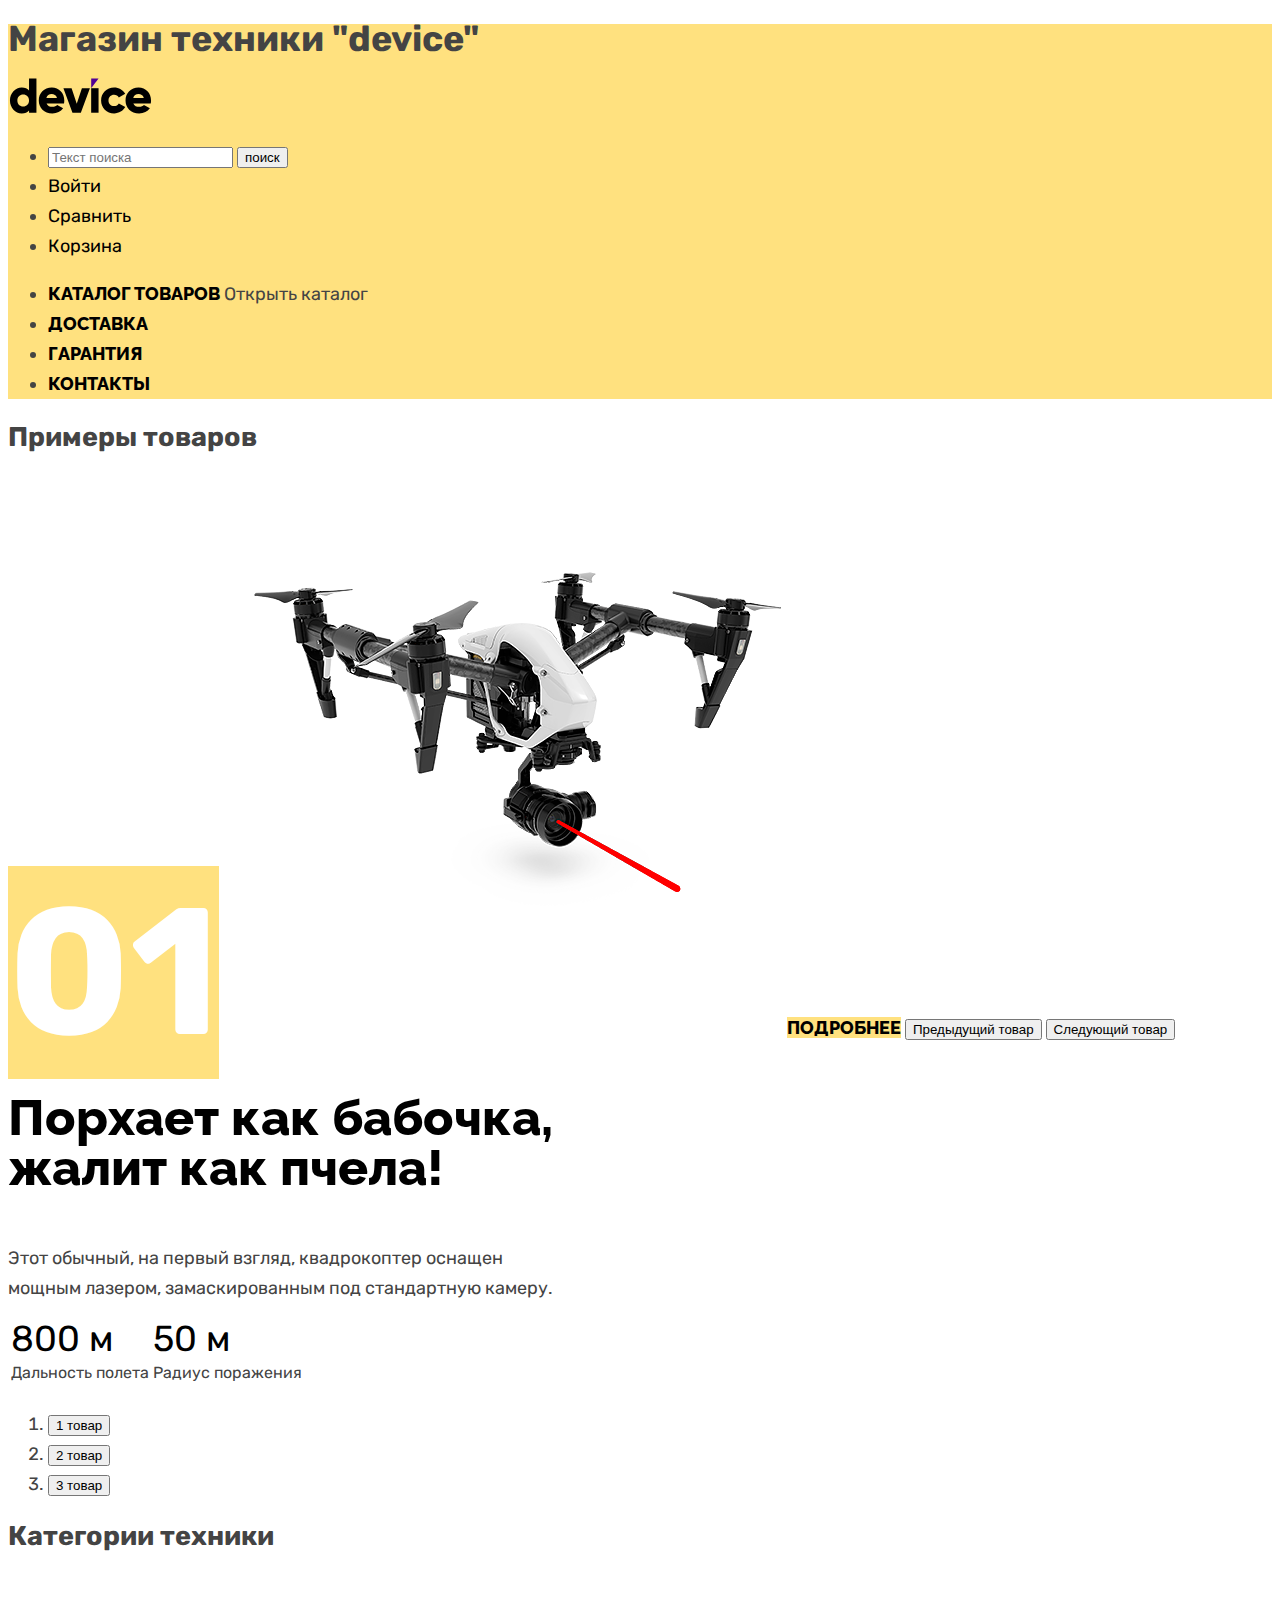
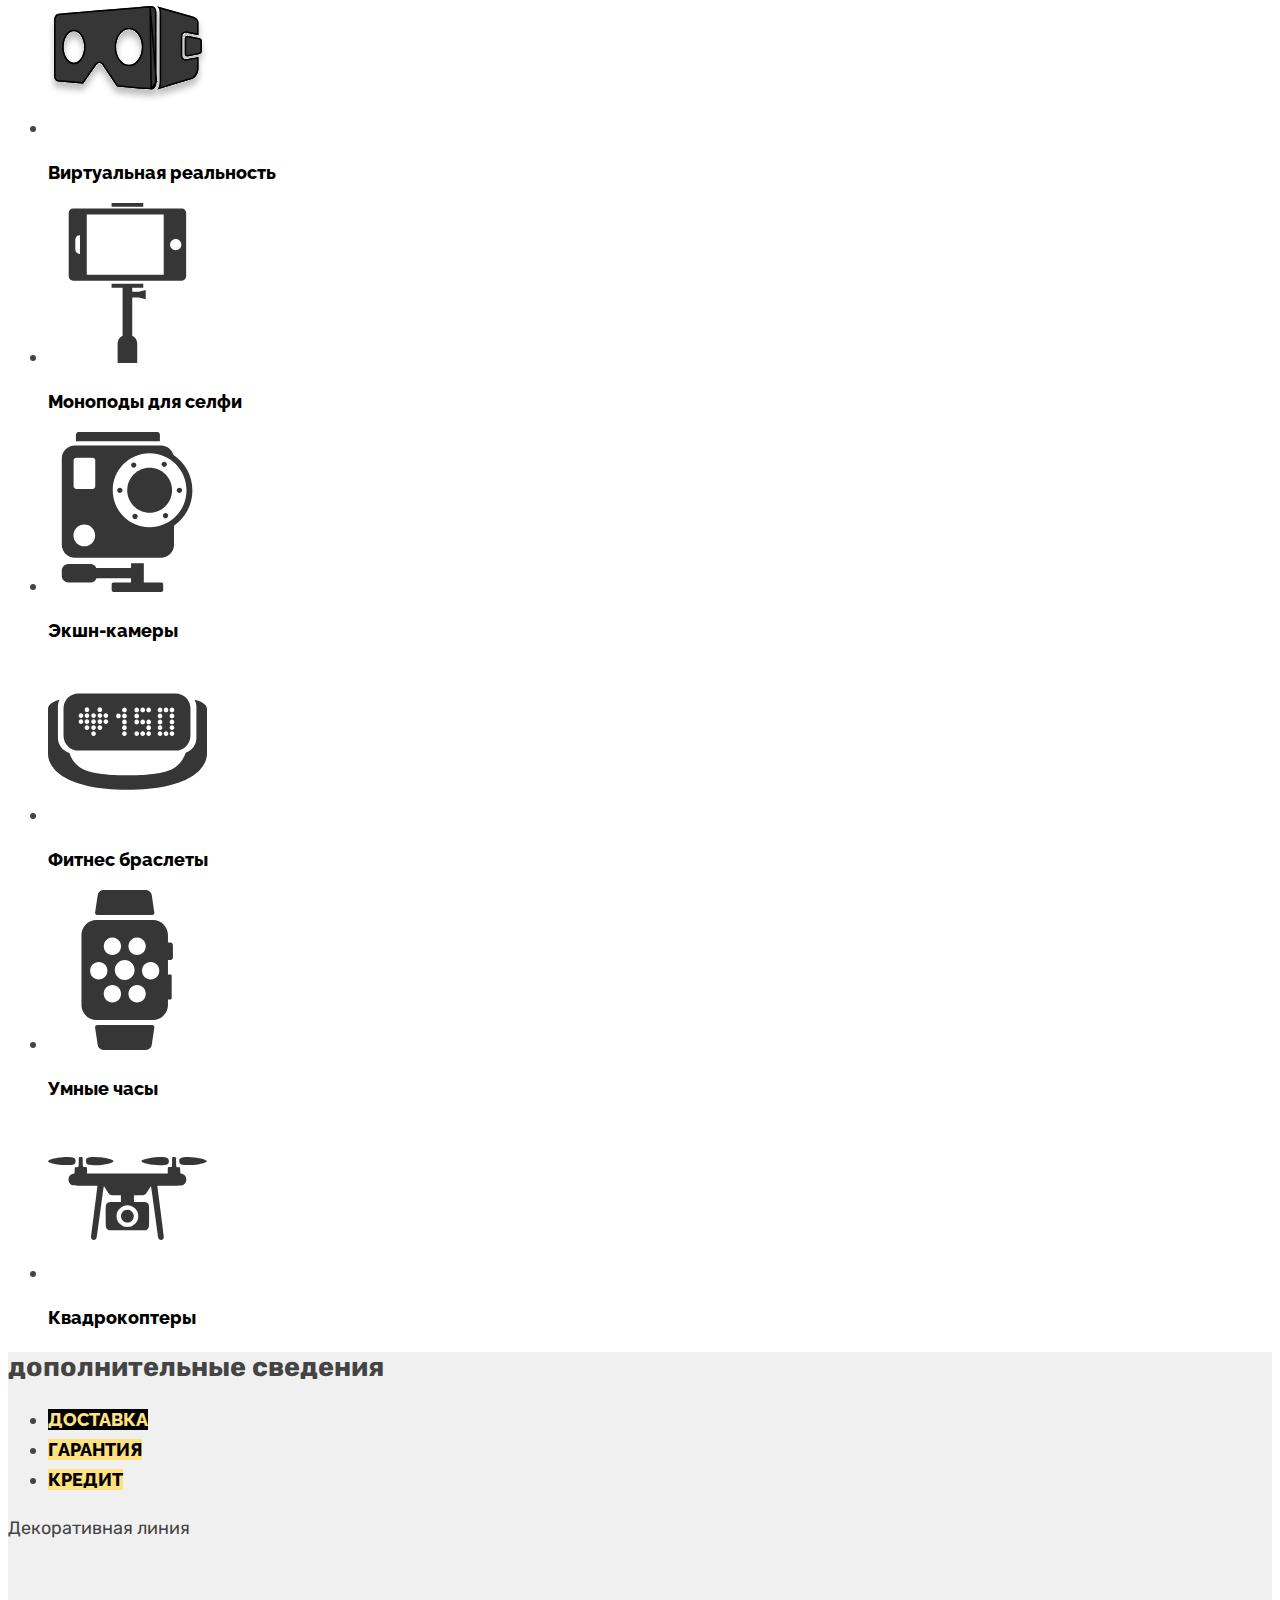
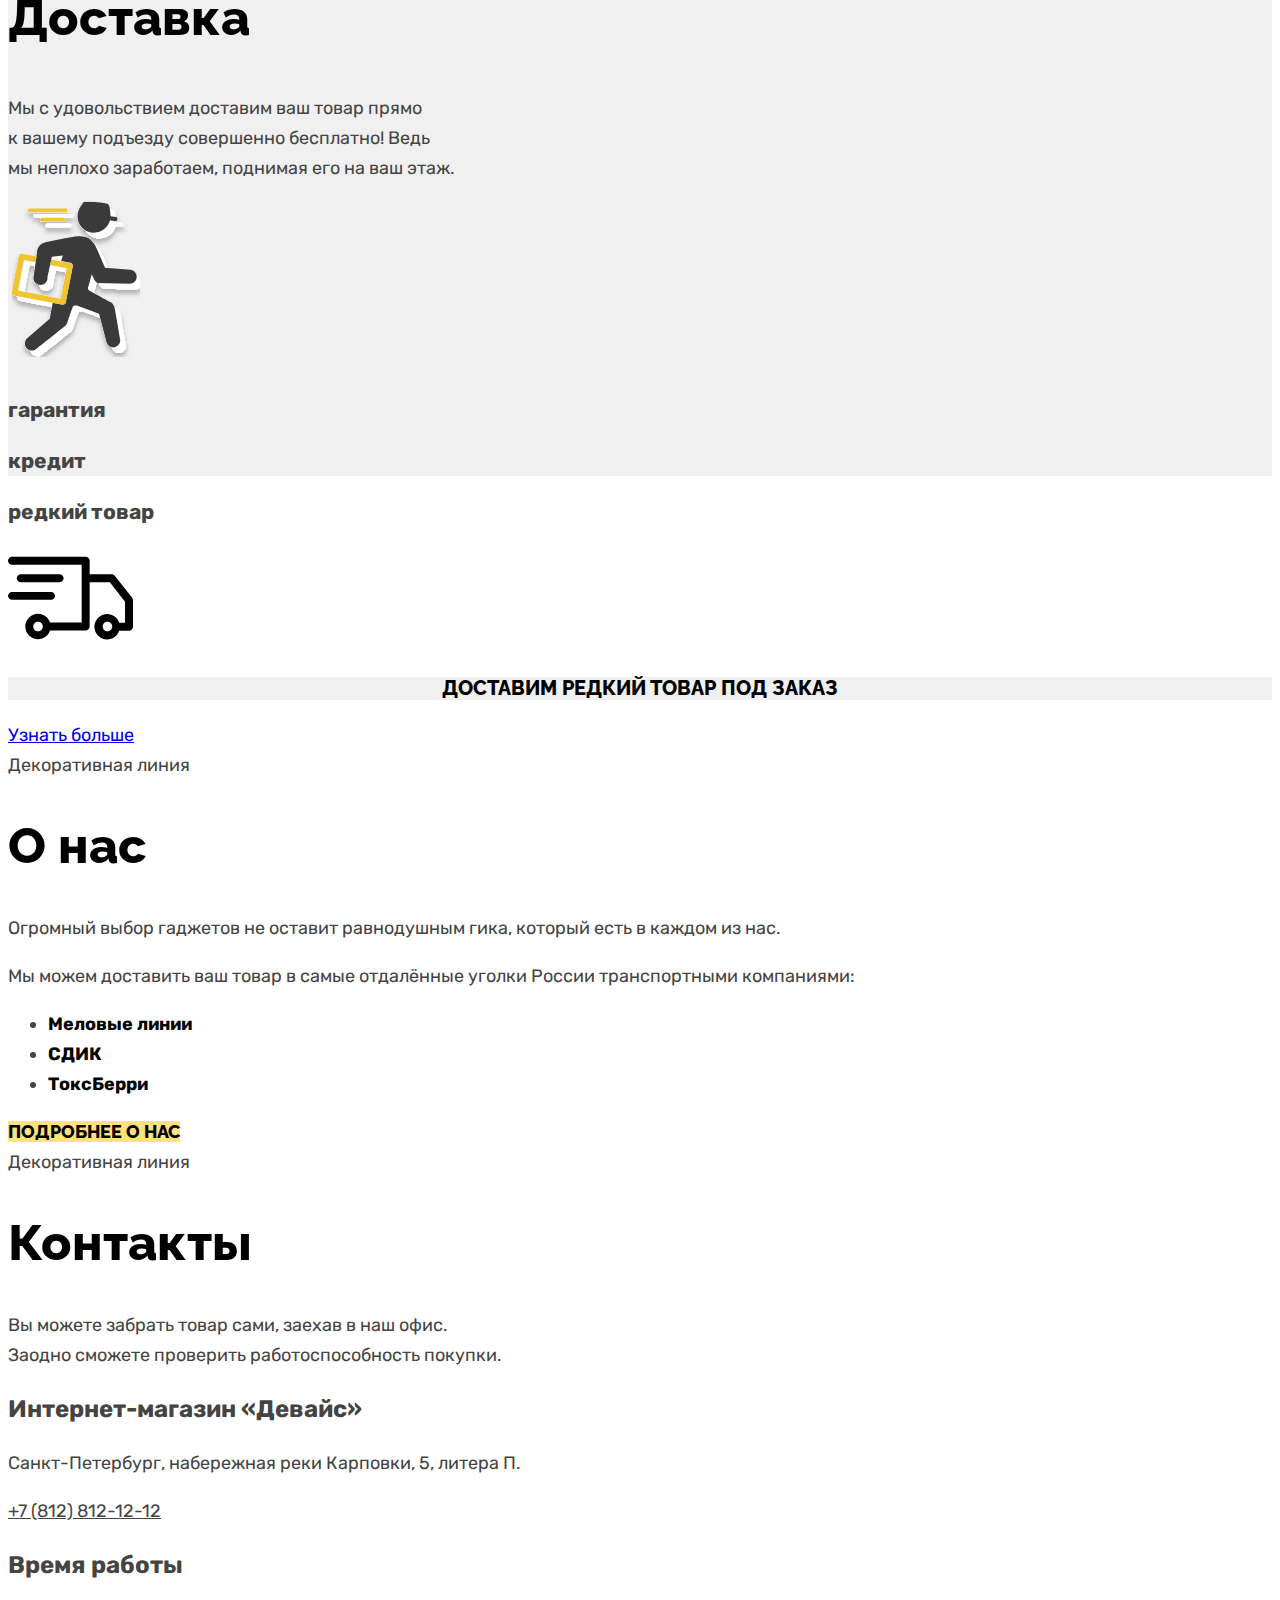
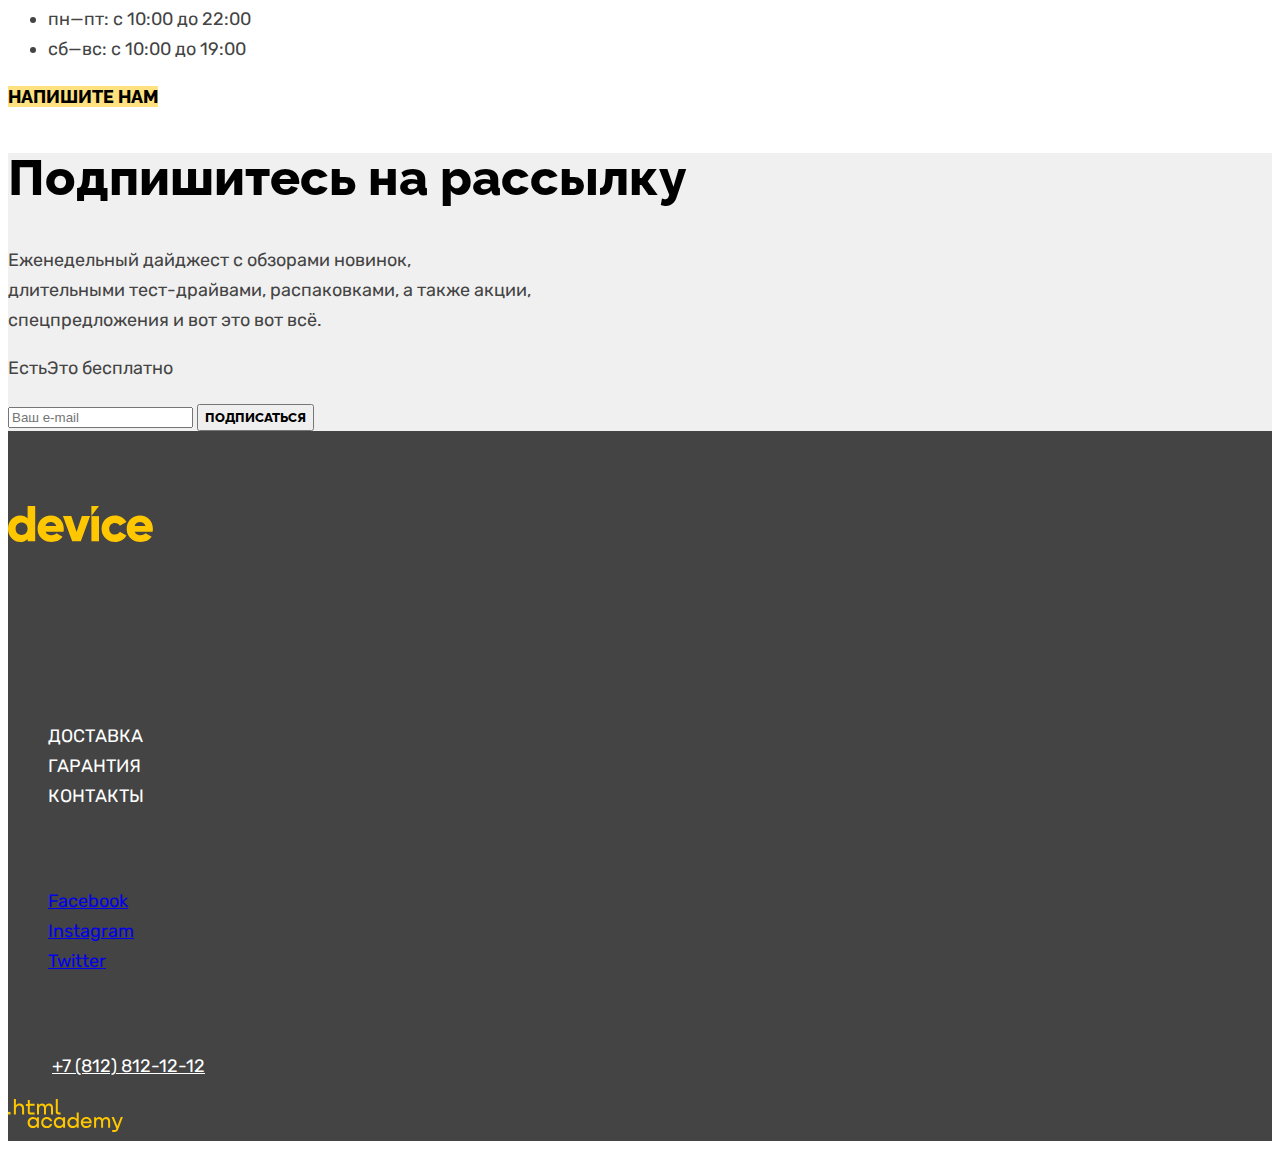
<file: 4/index.html>
<!DOCTYPE html>
<html lang="ru">
  <head>
    <meta charset="utf-8">
    <link rel="stylesheet" href="styles/styles.css">
    <title>HTML Academy: Девайс</title>
    <base href="https://htmlacademy-htmlcss.github.io/1824919-device-33/4/">
</head>
  <body>
    <header class="page-header">
      <h1 class="visually-hidden">Магазин техники "device"</h1>
      <a>
        <img class="page-header-logo" src="images/logo.svg" width="145px" height="36px" alt="логотип сайта device">
      </a>
      <nav class="navigation">
        <ul class="navigation-list">
          <li class="navigation-item">
            <form action="https://echo.htmlacademy.ru/" method="get">
            <input class="navigation-field" name="search" type="search" placeholder="Текст поиска" required>   
            <button type="submit">поиск</button>
            </form>
          </li>
          <li class="navigation-item">
            <a class="navigation-link navigation-user" href="#">Войти</a>
          </li>
          <li class="navigation-item ">
            <a class="navigation-link navigation-user" href="#">Сравнить</a>
          </li>
          <li class="navigation-item">
            <a class="navigation-link navigation-user" href="#">Корзина</a>
          </li>
        </ul>
        <ul class="navigation-list ">
        <li class="navigation-item">
          <a class="navigation-link" href="catalog.html">каталог товаров</a>
          <span class="visually-hidden">Открыть каталог</span>
        </li>
        <li class="navigation-item">
          <a class="navigation-link" href="#">доставка</a>
        </li>
        <li class="navigation-item">
          <a class="navigation-link" href="#">гарантия</a>
        </li>
        <li class="navigation-item">
          <a class="navigation-link" href="#">контакты</a>
        </li>
        </ul>
       </nav>
    </header>
    <main class="main-page"> 
        <section class="product-examples">       
            <h2 class="visually-hidden">Примеры товаров</h2>
            <b class="product-examples-numeration">01</b>
            <img class="slider-image" src="images/quadcopter-image.png" alt="Квадракоптер">
            <a class="slider-details button" href="#">подробнее</a>
            <button class="slider-button button-prev">
              <span class="visually-hidden">Предыдущий товар</span>
            </button>
            <button class="slider-button button-next">
              <span class="visually-hidden">Следующий товар</span>
            </button>
            <p class="slider-title title">Порхает как бабочка, <br>
              жалит как пчела!</p>
            <p class="slider-information">Этот обычный, на первый взгляд, квадрокоптер оснащен <br>
              мощным лазером, замаскированным под стандартную камеру.</p> 
            <table class="product-details">
              <tr class="product-description">
                <td>800 м</td>
                <td>50 м</td>
              </tr>
              <tr class="product-definition">
                <td>Дальность полета</td>
                <td>Радиус поражения</td>
              </tr>
              </table> 
          <ol class="slider-pagination">
            <li class="slider-item">
              <button class="slider-pagination-button slider-pagination-button-current">
                <span class="visually-hidden">1 товар</span>
              </button>
            </li>
            <li class="slider-item">
              <button class="slider-pagination-button">
                <span class="visually-hidden">2 товар</span>
              </button>
            </li>
            <li class="slider-item">
              <button class="slider-pagination-button">
                <span class="visually-hidden">3 товар</span>
              </button>
            </li>
          </ol>
        </section>
      <section class="suggestions">
        <h2 class="visually-hidden">Категории техники</h2>
        <ul class="suggestions-list">
          <li class="suggestions-item">  <!--Надо ли здесь размеры задавать? И почему они не работают?--> <!--Я понял! Оно не изменяется, но место под него фиксируется пустое-->
            <img src="images/Suggestion-1.svg" width="160" height="160" class="suggestions-image" alt="Очки виртуальной реальности">
            <p class="suggestion-name">Виртуальная реальность</p>
          </li>
          <li class="suggestions-item">
            <img src="images/Suggestion-2.svg" width="160" height="160" class="suggestions-image" alt="Монопод">
            <p class="suggestion-name">Моноподы для селфи</p>
          </li>
          <li class="suggestions-item">
            <img src="images/Suggestion-3.svg" width="160" height="160" class="suggestions-image" alt="Экшн-камера">
            <p class="suggestion-name">Экшн-камеры</p>
          </li>
          <li class="suggestions-item">
            <img src="images/Suggestion-4.svg" width="160" height="160" class="suggestions-image" alt="Фитнес-браслет">
            <p class="suggestion-name">Фитнес браслеты</p>
          </li>
          <li class="suggestions-item">
            <img src="images/Suggestion-5.svg" width="160" height="160" class="suggestions-image" alt="Умные часы">
            <p class="suggestion-name">Умные часы</p>
          </li>
          <li class="suggestions-item">
            <img src="images/Suggestion-6.svg" width="160" height="160" class="suggestions-image" alt="Квадрокоптер">
            <p class="suggestion-name">Квадрокоптеры</p>
          </li>
        </ul>
      </section>
      <section class="additional-information">
        <div class="additional-information-container">
          <h2 class="visually-hidden">дополнительные сведения</h2>
          <ul class="additional-information-list">
            <li class="additional-information-item">
              <a href="#" class=" button additional-information-button additional-information-button-current">доставка</a>
            </li>
            <li class="additional-information-item">
              <a href="#" class="additional-information-button button">гарантия</a>
            </li>
            <li class="additional-information-item">
              <a href="#" class="additional-information-button button">кредит</a>
            </li>
          </ul>
          <span class="visually-hidden additional-information-visual-line">Декоративная линия</span>
          <h3 class="additional-information-title title">Доставка</h3>
          <p>Мы с удовольствием доставим ваш товар прямо<br>
            к вашему подъезду совершенно бесплатно! Ведь<br>
            мы неплохо заработаем, поднимая его на ваш этаж.</p>
            <img src="images/man.svg" width="136px" height="164px" alt="Доставщик" class="additional-information-image">
          <h3 class="visually-hidden">гарантия</h3>
          <h3 class="visually-hidden">кредит</h3>
        </div>
        <footer class="additional-information-footer">
          <h3 class="visually-hidden">редкий товар</h3>
          <img src="images/track.svg" width="125px" height="100px" alt="грузовик" class="additional-information-footer-image">
          <p class="additional-information-footer-text title">Доставим редкий товар под заказ</p> 
          <a href="#" class="additional-information-footer-link">
            <span class="visually-hidden">Узнать больше</span>
          </a>
        </footer>
      </section>
      <section class="about-us">
        <span class="visually-hidden about-us-visual-line">Декоративная линия</span>
        <h2 class="about-us- title">О нас</h2>
        <p>Огромный выбор гаджетов не оставит равнодушным гика, который есть в каждом из нас.</p>
        <p>Мы можем доставить ваш товар в самые отдалённые уголки России транспортными компаниями:</p>
        <ul  class="about-us-list">
          <li class="about-us-item">
            <a href="#" class="about-us-company">Меловые линии</a>
          </li>
          <li class="about-us-item">
            <a href="#" class="about-us-company">CДИК</a>
          </li>
          <li class="about-us-item">
            <a  href="#" class="about-us-company">ТоксБерри</a>
          </li>
        </ul>
        <a href="#" class="button about-us-button">подробнее о нас</a>
      </section>
      <section class="contacts">
        <span class="visually-hidden about-us-visual-line">Декоративная линия</span>
        <h2 class="contacts-title title">Контакты</h2>
        <p>Вы можете забрать товар сами, заехав в наш офис. <br>
          Заодно сможете проверить работоспособность покупки. </p>
          <h3 class="contacts-subtitle">Интернет-магазин «Девайс»</h3>
          <address class="contacts-adress">
            <p class="contacts-adress-text">Санкт-Петербург, набережная реки Карповки, 5, литера П.</p>
            <a class="contacts-adress-phone" href="tel:88128121212">+7 (812) 812-12-12</a>
          </address>
          <h3 class="contacts-subtitle">Время работы</h3>
          <ul class="contacts-schedule">
            <li class="contacts-schedule-item">пн—пт: с 10:00 до 22:00</li>
            <li class="contacts-schedule-item">сб—вс: с 10:00 до 19:00</li>
          </ul>
          <a href="#" class="button contacts-button">напишите нам</a>
      </section>
    </main>
    <footer class="page-footer">
      <div class="newsletter-container">
        <section class="newsletter">
          <h2 class="newsletter-title title">Подпишитесь на рассылку</h2>
          <p class="newsletter-information">Еженедельный дайджест с обзорами новинок,<br>
            длительными тест-драйвами, распаковками, а также акции, <br>
            спецпредложения и вот это вот всё.</p>
            <p class="newsletter-text"><span class="visually-hidden">Есть</span>Это бесплатно</p>
        <form action="https://echo.htmlacademy.ru" class="newsletter-form">
          <input type="email" class="field" placeholder="Ваш e-mail" name="newsletter-email" required>
          <button type="submit" class="newsletter-button">подписаться</button>
        </form>
      </div>
      </section>
      <section class="footer-adress">
        <h2 class="visually-hidden">Адрес</h2>
        <img src="images/logo-footer.svg" width="145px" height="36px" class="footer-contacts-logo" alt="Магазин техники device">
        <p class="contacts-adress-text">Санкт-Петербург, набережная реки Карповки, 5, литера П.</p> 
        <span class="visually-hidden footer-adress-visual-line">Декоративная линия</span>
      </section>
      <section class="about-us-footer"> 
        <h2 class="visually-hidden">О нас</h2>
        <ul class="about-us-footer-list">
          <li class="about-us-footer-item">
            <a href="#" class="about-us-footer-link">доставка</a>
          </li>
          <li class="about-us-footer-item">
            <a href="#" class="about-us-footer-link">гарантия</a>
          </li>
          <li class="about-us-footer-item">
            <a href="#" class="about-us-footer-link">контакты</a> 
          </li>
        </ul>
      </section>
      <section class="social-footer">
        <h2 class="visually-hidden">Мы в социальных сетях</h2>
        <ul class="social-footer-list">
          <li class="social-footer-item">
            <a href="#" class="social-button">
              <span class="visually-hidden">Facebook</span>
            </a>
          </li>
          <li class="social-footer-item">
            <a href="#" class="social-button">
              <span class="visually-hidden">Instagram</span>
            </a>
          </li>
          <li class="social-footer-item">
            <a href="#" class="social-button">
              <span class="visually-hidden">Twitter</span>
            </a>
          </li>
        </ul>
      </section>
      <section class="contacts-footer">
        <h2 class="visually-hidden">Контакты</h2>
        <p class="contacts-footer-text">Тел.: <a class="contacts-footer-phone" href="tel:88128121212"> +7 (812) 812-12-12</a></p>
      <a class="htmlacademy-link"  width="115px" height="33px" href="https://htmlacademy.ru/"><img class="htmlacademy-logo" src="images/logo-academy.svg" alt=".html academy"></a>
      </section>
    </footer>
  </body>
</html>
</file>
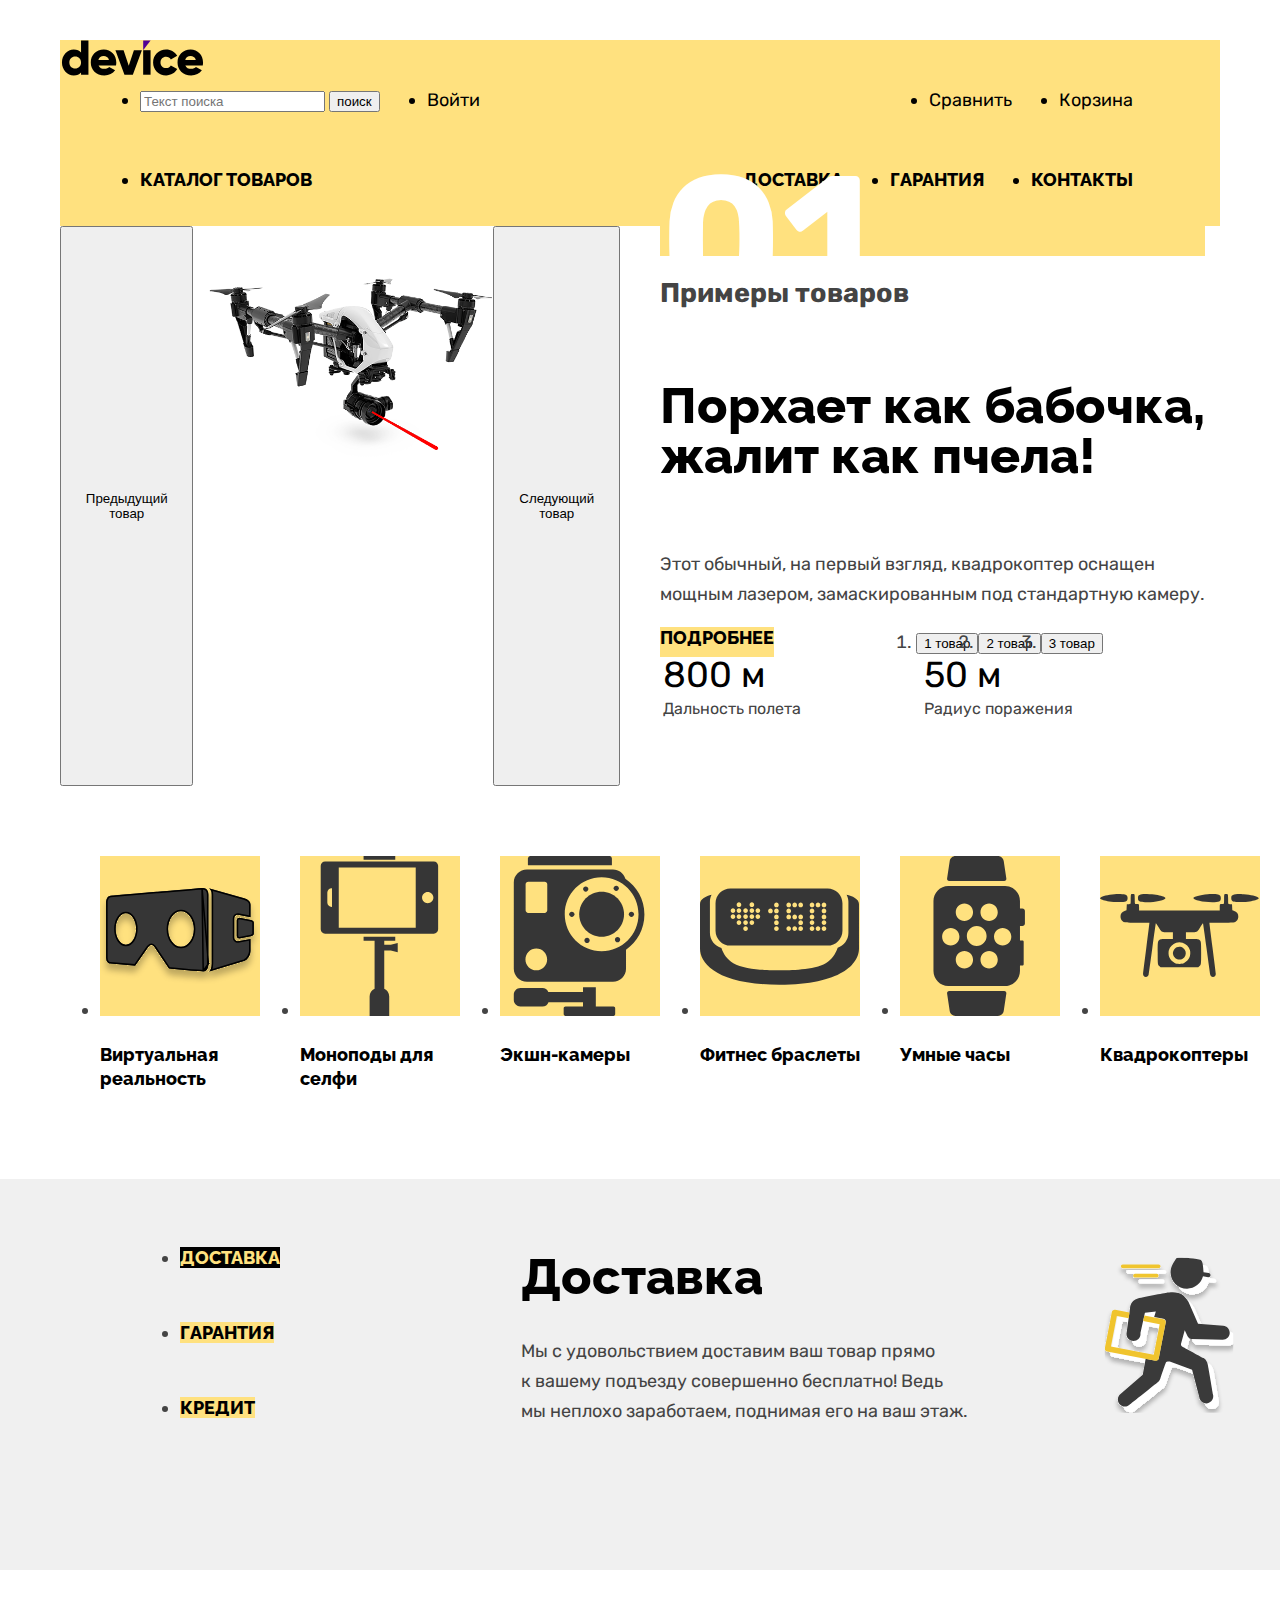
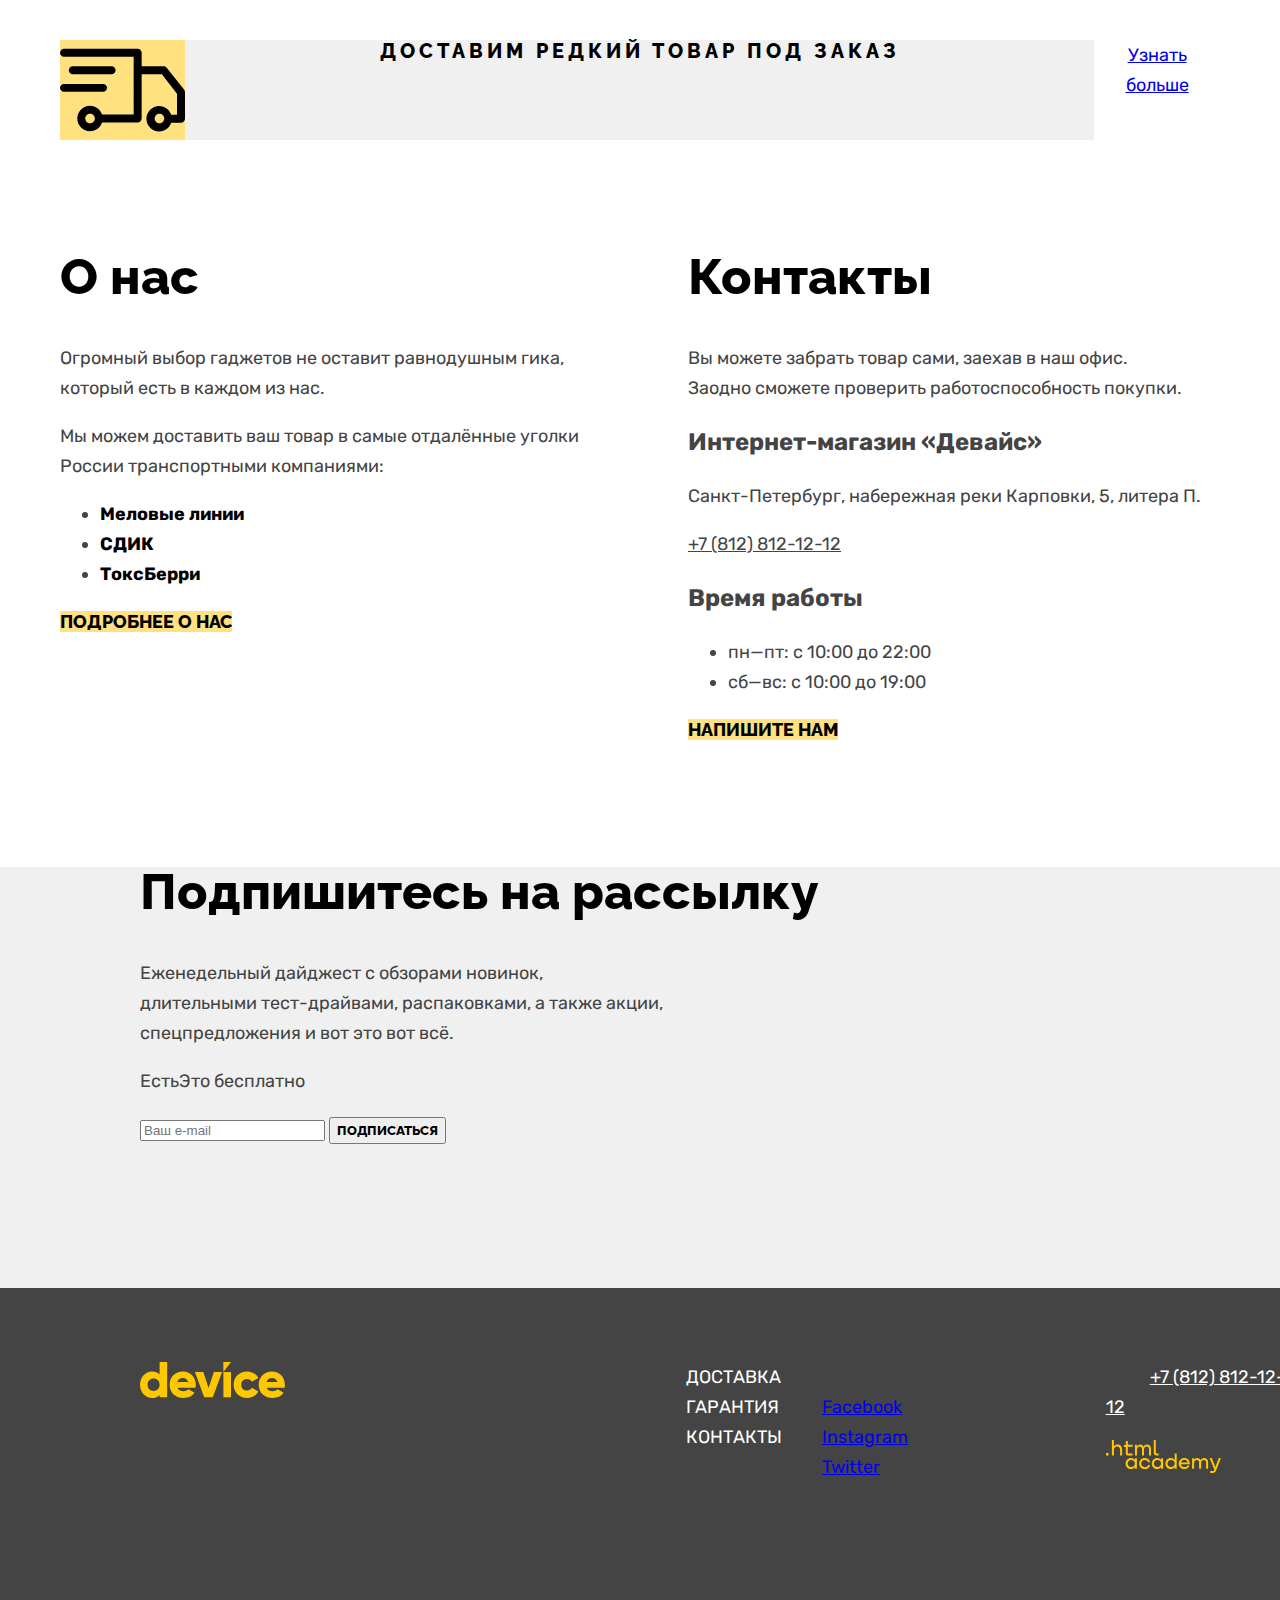
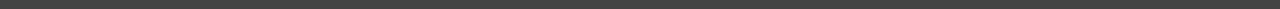
<file: 5/index.html>
<!DOCTYPE html>
<html lang="ru">
  <head>
    <meta charset="utf-8">
    <link rel="stylesheet" href="styles/styles.css">
    <title>HTML Academy: Девайс</title>
    <base href="https://htmlacademy-htmlcss.github.io/1824919-device-33/5/">
</head>
  <body>
    <header class="page-header">
      <div class="header-container">
        <h1 class="visually-hidden" hidden>Магазин техники "device"</h1>
      <a class="navigation-logo" href="#">
        <img class="page-header-logo" src="images/logo.svg" width="145px" height="36px" alt="логотип сайта device">
      </a>
      <nav class="navigation">
        <ul class="navigation-list user-container">
          <li class="navigation-item">
            <form action="https://echo.htmlacademy.ru/" method="get">
            <input class="navigation-field" name="search" type="search" placeholder="Текст поиска" required>   
            <button type="submit">поиск</button>
            </form>
          </li>
          <li class="navigation-item navigation-user enter">
            <a class="navigation-link navigation-user" href="#">Войти</a>
          </li>
          <li class="navigation-item navigation-user">
            <a class="navigation-link navigation-user" href="#">Сравнить</a>
          </li>
          <li class="navigation-item navigation-user">
            <a class="navigation-link navigation-user" href="#">Корзина</a>
          </li>
        </ul>
        <ul class="navigation-list non-user-container">
          <li class="navigation-item catalog">
            <a class="navigation-link" href="catalog.html">каталог товаров</a>
          </li>
          <li class="navigation-item">
            <a class="navigation-link" href="#">доставка</a>
          </li>
          <li class="navigation-item">
            <a class="navigation-link" href="#">гарантия</a>
          </li>
          <li class="navigation-item">
            <a class="navigation-link" href="#">контакты</a>
          </li>
        </ul>
       </nav>
      </div>
    </header>
    <main class="main-container main-page"> 
        <section class="product-examples">       
          <div class="product-examples-image">
            <button class="slider-button button-prev">
              <span class="visually-hidden">Предыдущий товар</span>
            </button>
            <img class="slider-image" width="300px" height="300px" src="images/quadcopter-image.png" alt="Квадракоптер">
            <button class="slider-button button-next">
              <span class="visually-hidden">Следующий товар</span>
            </button>
          </div>
          <div class="product-examples-content">
            <b class="product-examples-numeration">01</b>
            <h2 class="visually-hidden">Примеры товаров</h2>
            <p class="slider-title title">Порхает как бабочка, <br>
              жалит как пчела!</p>
            <p class="slider-information">Этот обычный, на первый взгляд, квадрокоптер оснащен <br>
              мощным лазером, замаскированным под стандартную камеру.</p> 
              <div class="product-examples-pagination">
                <a class="slider-details button" href="#">подробнее</a>
              <ol class="slider-pagination">
                <li class="slider-item">
                  <button class="slider-pagination-button slider-pagination-button-current">
                    <span class="visually-hidden">1 товар</span>
                  </button>
                </li>
                <li class="slider-item">
                  <button class="slider-pagination-button">
                    <span class="visually-hidden">2 товар</span>
                  </button>
                </li>
                <li class="slider-item">
                  <button class="slider-pagination-button">
                    <span class="visually-hidden">3 товар</span>
                  </button>
                </li>
              </ol>
              </div>
            <table class="product-details">
              <tr class="product-description">
                <td>800 м</td>
                <td>50 м</td>
              </tr>
              <tr class="product-definition">
                <td>Дальность полета</td>
                <td>Радиус поражения</td>
              </tr>
              </table> 
          </div>
        </section>
      <section class="suggestions">
        <!-- <h2 class="visually-hidden">Категории техники</h2> -->
        <ul class="suggestions-list">
          <li class="suggestions-item">  <!--Надо ли здесь размеры задавать? И почему они не работают?--> <!--Я понял! Оно не изменяется, но место под него фиксируется пустое-->
            <img src="images/Suggestion-1.svg" width="160" height="160" class="suggestions-image" alt="Очки виртуальной реальности">
            <p class="suggestion-name">Виртуальная реальность</p>
          </li>
          <li class="suggestions-item">
            <img src="images/Suggestion-2.svg" width="160" height="160" class="suggestions-image" alt="Монопод">
            <p class="suggestion-name">Моноподы для селфи</p>
          </li>
          <li class="suggestions-item">
            <img src="images/Suggestion-3.svg" width="160" height="160" class="suggestions-image" alt="Экшн-камера">
            <p class="suggestion-name">Экшн-камеры</p>
          </li>
          <li class="suggestions-item">
            <img src="images/Suggestion-4.svg" width="160" height="160" class="suggestions-image" alt="Фитнес-браслет">
            <p class="suggestion-name">Фитнес браслеты</p>
          </li>
          <li class="suggestions-item">
            <img src="images/Suggestion-5.svg" width="160" height="160" class="suggestions-image" alt="Умные часы">
            <p class="suggestion-name">Умные часы</p>
          </li>
          <li class="suggestions-item">
            <img src="images/Suggestion-6.svg" width="160" height="160" class="suggestions-image" alt="Квадрокоптер">
            <p class="suggestion-name">Квадрокоптеры</p>
          </li>
        </ul>
      </section>
      <section class="additional-information">
        <div class="additional-information-container">
          <!-- <h2 class="visually-hidden">дополнительные сведения</h2> -->
          <ul class="additional-information-list">
            <li class="additional-information-item">
              <a href="#" class=" button additional-information-button additional-information-button-current">доставка</a>
            </li>
            <li class="additional-information-item">
              <a href="#" class="additional-information-button button">гарантия</a>
            </li>
            <li class="additional-information-item">
              <a href="#" class="additional-information-button button">кредит</a>
            </li>
          </ul>
          <div class="additional-information-content-container">
            <h3 class="title additional-information-title">Доставка</h3>
          <p>Мы с удовольствием доставим ваш товар прямо<br>
            к вашему подъезду совершенно бесплатно! Ведь<br>
            мы неплохо заработаем, поднимая его на ваш этаж.</p>
          </div>
            <img src="images/man.svg" width="136px" height="164px" alt="Доставщик" class="additional-information-image">
          <!-- <h3 class="visually-hidden">гарантия</h3>
          <h3 class="visually-hidden">кредит</h3> -->
        </div>
      </section>
      <footer class="additional-information-footer">
        <!-- <h3 class="visually-hidden">редкий товар</h3> -->
        <img src="images/track.svg" width="125px" height="100px" alt="грузовик" class="additional-information-footer-image">
        <p class="additional-information-footer-text title">Доставим редкий товар под заказ</p> 
        <a href="#" class="additional-information-footer-link">
          <span class="visually-hidden">Узнать больше</span>
        </a>
      </footer>
        <div class="about-us-container">
          <section class="about-us">
            <!-- <span class="visually-hidden about-us-visual-line">Декоративная линия</span> -->
            <h2 class="about-us- title">О нас</h2>
            <p>Огромный выбор гаджетов не оставит равнодушным гика, который есть в каждом из нас.</p>
            <p>Мы можем доставить ваш товар в самые отдалённые уголки России транспортными компаниями:</p>
            <ul  class="about-us-list">
              <li class="about-us-item">
                <a href="#" class="about-us-company">Меловые линии</a>
              </li>
              <li class="about-us-item">
                <a href="#" class="about-us-company">CДИК</a>
              </li>
              <li class="about-us-item">
                <a  href="#" class="about-us-company">ТоксБерри</a>
              </li>
            </ul>
            <a href="#" class="button about-us-button">подробнее о нас</a>
          </section>
          <section class="contacts">
            <!-- <span class="visually-hidden about-us-visual-line">Декоративная линия</span> -->
            <h2 class="contacts-title title">Контакты</h2>
            <p>Вы можете забрать товар сами, заехав в наш офис. <br>
              Заодно сможете проверить работоспособность покупки. </p>
              <h3 class="contacts-subtitle">Интернет-магазин «Девайс»</h3>
              <address class="contacts-adress">
                <p class="contacts-adress-text">Санкт-Петербург, набережная реки Карповки, 5, литера П.</p>
                <a class="contacts-adress-phone" href="tel:88128121212">+7 (812) 812-12-12</a>
              </address>
              <h3 class="contacts-subtitle">Время работы</h3>
              <ul class="contacts-schedule">
                <li class="contacts-schedule-item">пн—пт: с 10:00 до 22:00</li>
                <li class="contacts-schedule-item">сб—вс: с 10:00 до 19:00</li>
              </ul>
              <a href="#" class="button contacts-button">напишите нам</a>
          </section>
        </div>
    </main>
    <footer class="page-footer">
      <div class="newsletter-container">
        <section class="newsletter">
          <h2 class="newsletter-title title">Подпишитесь на рассылку</h2>
          <p class="newsletter-information">Еженедельный дайджест с обзорами новинок,<br>
            длительными тест-драйвами, распаковками, а также акции, <br>
            спецпредложения и вот это вот всё.</p>
           <p class="newsletter-text"><span class="visually-hidden">Есть</span>Это бесплатно</p>
           <form action="https://echo.htmlacademy.ru" class="newsletter-form">
             <input type="email" class="field" placeholder="Ваш e-mail" name="newsletter-email" required>
             <button type="submit" class="newsletter-button">подписаться</button>
           </form>
        </section>
      </div>
      <div class="page-footer-container">
        <section class="footer-adress">
          <h2 class="visually-hidden">Адрес</h2>
          <img src="images/logo-footer.svg" width="145px" height="36px" class="footer-contacts-logo" alt="Магазин техники device">
          <p class="contacts-adress-text">Санкт-Петербург, набережная реки Карповки, 5, литера П.</p> 
          <span class="visually-hidden footer-adress-visual-line">Декоративная линия</span>
        </section>
        <section class="about-us-footer"> 
          <h2 class="visually-hidden">О нас</h2>
          <ul class="about-us-footer-list">
            <li class="about-us-footer-item">
              <a href="#" class="about-us-footer-link">доставка</a>
            </li>
            <li class="about-us-footer-item">
              <a href="#" class="about-us-footer-link">гарантия</a>
            </li>
            <li class="about-us-footer-item">
              <a href="#" class="about-us-footer-link">контакты</a> 
            </li>
          </ul>
        </section>
        <section class="social-footer">
          <h2 class="visually-hidden">Мы в социальных сетях</h2>
          <ul class="social-footer-list">
            <li class="social-footer-item">
              <a href="#" class="social-button">
                <span class="visually-hidden">Facebook</span>
              </a>
            </li>
            <li class="social-footer-item">
              <a href="#" class="social-button">
                <span class="visually-hidden">Instagram</span>
              </a>
            </li>
            <li class="social-footer-item">
              <a href="#" class="social-button">
                <span class="visually-hidden">Twitter</span>
              </a>
            </li>
          </ul>
        </section>
        <section class="contacts-footer">
          <h2 class="visually-hidden">Контакты</h2>
          <p class="contacts-footer-text">Тел.: <a class="contacts-footer-phone" href="tel:88128121212"> +7 (812) 812-12-12</a></p>
        <a class="htmlacademy-link"  width="115px" height="33px" href="https://htmlacademy.ru/"><img class="htmlacademy-logo" src="images/logo-academy.svg" alt=".html academy"></a>
        </section>
      </div>
    </footer>
  </body>
</html>
</file>
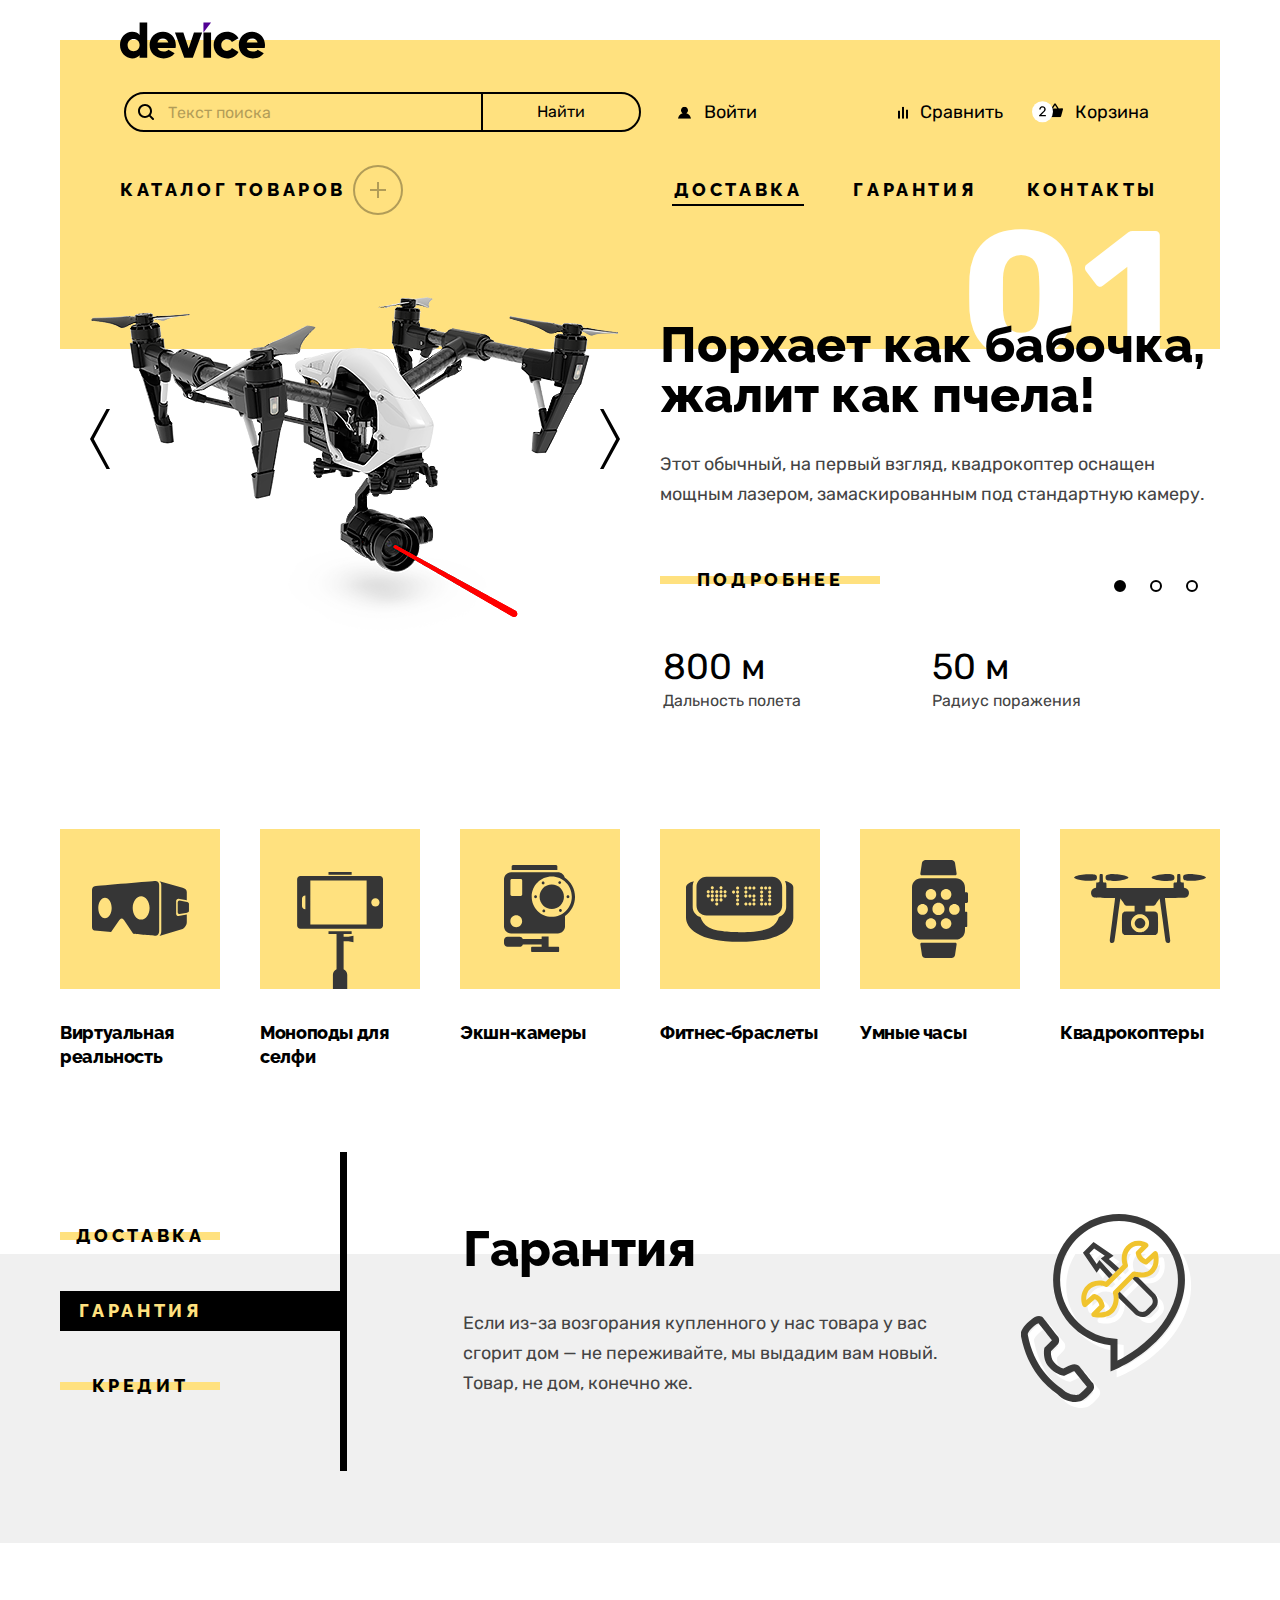
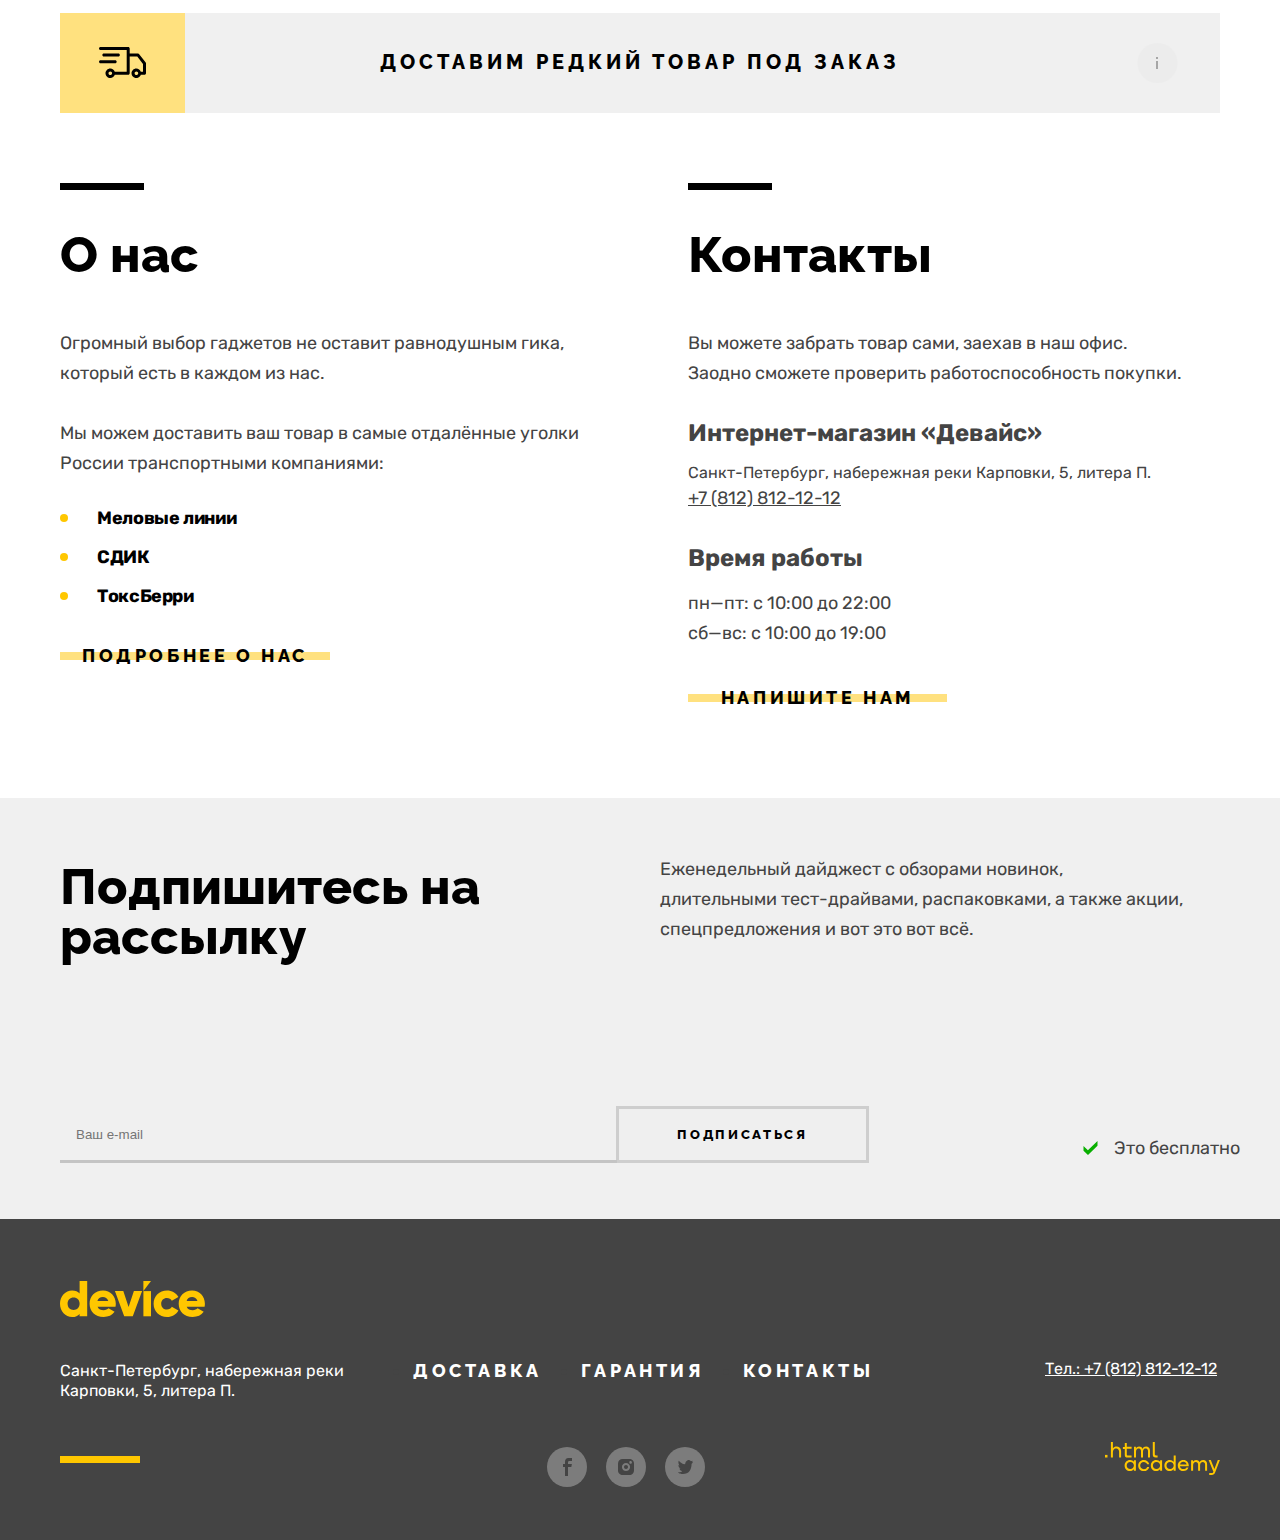
<file: master/index.html>
<!DOCTYPE html>
<html lang="ru">
  <head>
    <meta charset="utf-8">
    <link rel="stylesheet" href="styles/styles.css">
    <title>HTML Academy: Девайс</title>
    <base href="https://htmlacademy-htmlcss.github.io/1824919-device-33/master/">
</head>
  <body>
    <header class="page-header">
      <div class="header-container">
        <h1 class="visually-hidden" hidden>Магазин техники "device"</h1>
      <a class="navigation-logo" href="#">
        <svg class="page-header-logo" aria-hidden="true" focusable="false" width="145" height="37" viewBox="0 0 145 37" fill="#510094" xmlns="http://www.w3.org/2000/svg">
          <path d="M27.219.389v35.3h-7.606v-2.4c-1.7 1.9-4.102 3.1-7.505 3.1-6.604 0-12.108-5.8-12.108-13.3 0-7.5 5.504-13.3 12.108-13.3 3.403 0 5.904 1.2 7.505 3.1V.389h7.606Zm-7.606 22.7c0-3.8-2.501-6.2-6.004-6.2-3.502 0-6.004 2.4-6.004 6.2 0 3.8 2.502 6.2 6.004 6.2 3.503-.1 6.004-2.4 6.004-6.2ZM43.73 29.589c2.101 0 3.803-.8 4.803-1.9l6.104 3.5c-2.501 3.4-6.204 5.2-11.007 5.2-8.606 0-14.01-5.8-14.01-13.3 0-7.5 5.404-13.3 13.41-13.3 7.404 0 12.808 5.7 12.808 13.3 0 1.1-.1 2.1-.3 3H37.626c1 2.6 3.302 3.5 6.104 3.5Zm4.603-9.1c-.8-2.9-3.102-4-5.404-4-2.902 0-4.803 1.4-5.504 4h10.908ZM82.156 10.489l-9.306 25.2h-8.606l-9.306-25.2h8.405l5.304 16 5.304-16h8.205ZM83.458 10.489h7.605v25.2h-7.605v-25.2ZM93.665 23.089c0-7.5 5.704-13.3 13.409-13.3 4.904 0 9.207 2.6 11.408 6.5l-6.604 3.8c-.901-1.8-2.702-2.8-4.904-2.8-3.302 0-5.704 2.4-5.704 5.8 0 3.5 2.402 5.8 5.704 5.8 2.202 0 4.103-1.1 4.904-2.8l6.604 3.8c-2.101 3.9-6.404 6.5-11.408 6.5-7.705 0-13.409-5.8-13.409-13.3ZM132.892 29.589c2.101 0 3.803-.8 4.803-1.9l6.104 3.5c-2.501 3.4-6.204 5.2-11.007 5.2-8.606 0-14.01-5.8-14.01-13.3 0-7.5 5.504-13.3 13.409-13.3 7.406 0 12.809 5.7 12.809 13.3 0 1.1-.1 2.1-.3 3h-17.912c1 2.6 3.302 3.5 6.104 3.5Zm4.703-9.1c-.8-2.9-3.102-4-5.404-4-2.902 0-4.803 1.4-5.503 4h10.907Z" fill="#000"/>
          <path d="M83.458.389v10.1l7.605-10.1h-7.605Z"/>
        </svg>
      </a>
      <nav class="navigation">
        <ul class="navigation-list user-container">
          <li class="navigation-item navigation-user search-item">
            <form  action="https://echo.htmlacademy.ru/" method="get">
              <svg class="search-icon" width="16" height="16" viewBox="0 0 16 16" fill="none" xmlns="http://www.w3.org/2000/svg">
                <path d="M15.7 14.3L12.6 11.2C13.5 10 14 8.6 14 7C14 3.1 10.9 0 7 0C3.1 0 0 3.1 0 7C0 10.9 3.1 14 7 14C8.6 14 10 13.5 11.2 12.6L14.3 15.7C14.5 15.9 14.7 16 15 16C15.6 16 16 15.6 16 15C16 14.8 15.9 14.5 15.7 14.3ZM2 7C2 4.2 4.2 2 7 2C9.8 2 12 4.2 12 7C12 9.8 9.8 12 7 12C4.2 12 2 9.8 2 7Z" fill="black"/>
                </svg>                
            <input class="header-navigation-field" name="search" type="search" placeholder="Текст поиска" required>   
            <button type="submit" class="search-button">
              <span class="search-button-text">Найти</span>
            </button>
            </form>
          </li>
          <li class="navigation-item navigation-user enter">
            <a class="navigation-link navigation-user-link login" href="#">
              <svg width="15" height="13" class="navigation-icon" aria-hidden="true" focusable="false"  viewBox="0 0 15 13" fill="#000" xmlns="http://www.w3.org/2000/svg"><g clip-path="url(#a)"><path d="M1 12.787h13c-.2-2.6-2.1-4.8-4.7-5.5 1-.6 1.7-1.7 1.7-3 0-1.9-1.6-3.5-3.5-3.5S4 2.387 4 4.287c0 1.3.7 2.4 1.7 3-2.6.7-4.5 2.9-4.7 5.5Z"/>
              </g><defs><clipPath id="a"><path fill="#fff" transform="translate(0 .787)" d="M0 0h15v12H0z"/></clipPath></defs></svg>
              Войти</a>
          </li>
          <li class="navigation-item navigation-user">
            <a class="navigation-link navigation-user-link compare" href="#">
              <svg width="10" height="13" viewBox="0 0 10 13" class="navigation-icon" aria-hidden="true" focusable="false" fill="#000" xmlns="http://www.w3.org/2000/svg"><g clip-path="url(#a)"><path d="M6 .787H4v12h2v-12ZM2 4.787H0v8h2v-8ZM10 3.787H8v9h2v-9Z"/></g><defs><clipPath id="a"><path fill="#fff" transform="translate(0 .787)" d="M0 0h10v12H0z"/></clipPath></defs></svg>
              Сравнить</a>
          </li>
          <li class="navigation-item navigation-user">
            <a class="navigation-link navigation-user-link basket" href="#">
              <svg width="31" height="22" class="navigation-icon" viewBox="0 0 31 22" aria-hidden="true" focusable="false" xmlns="http://www.w3.org/2000/svg">
                <g clip-path="url(#clip0_11503_3437)">
                <path d="M30.3 7.28699L26.8 7.48699L23.6 2.58699C23.5 2.38699 23.2 2.28699 23 2.28699C22.8 2.28699 22.5 2.38699 22.4 2.58699L19.2 7.48699H15.7C15.3 7.48699 15 7.78699 15 8.18699C15 8.28699 15 8.28699 15 8.38699L16.9 15.187C17.1 15.887 17.6 16.287 18.3 16.287H27.7C28.4 16.287 28.9 15.887 29.1 15.187L31 8.28699C31 8.18699 31 8.18699 31 8.08699C31 7.68699 30.7 7.28699 30.3 7.28699ZM23 4.18699L25.2 7.38699H20.9L23 4.18699Z" fill="black"/>
                </g>
                <circle cx="10.5" cy="10.787" r="10.5" fill="white"/>
                <path d="M7.3996 15.287C7.30627 15.287 7.22693 15.259 7.1616 15.203C7.1056 15.1377 7.0776 15.0583 7.0776 14.965V14.517C7.0776 14.3023 7.19427 14.097 7.4276 13.901L10.3956 10.933C11.1143 10.3357 11.6089 9.85032 11.8796 9.47699C12.1503 9.09432 12.2856 8.69299 12.2856 8.27299C12.2856 7.73165 12.1316 7.30699 11.8236 6.99899C11.5249 6.69099 11.0863 6.53699 10.5076 6.53699C9.96627 6.53699 9.53227 6.70032 9.2056 7.02699C8.87893 7.34432 8.67827 7.76899 8.6036 8.30099C8.58493 8.41299 8.53827 8.49699 8.4636 8.55299C8.39827 8.59965 8.3236 8.62299 8.2396 8.62299H7.5116C7.4276 8.62299 7.3576 8.59965 7.3016 8.55299C7.2456 8.49699 7.2176 8.43165 7.2176 8.35699C7.23627 7.85299 7.3716 7.37232 7.6236 6.91499C7.8756 6.44832 8.24427 6.07032 8.7296 5.78099C9.22427 5.48232 9.81694 5.33299 10.5076 5.33299C11.5623 5.33299 12.3556 5.60832 12.8876 6.15899C13.4289 6.70032 13.6996 7.39099 13.6996 8.23099C13.6996 8.81899 13.5503 9.35099 13.2516 9.82699C12.9623 10.2937 12.5096 10.7977 11.8936 11.339L9.2056 14.069H13.5736C13.6763 14.069 13.7556 14.1017 13.8116 14.167C13.8769 14.223 13.9096 14.2977 13.9096 14.391V14.965C13.9096 15.0583 13.8769 15.1377 13.8116 15.203C13.7463 15.259 13.6669 15.287 13.5736 15.287H7.3996Z" fill="black"/>
                <defs>
                <clipPath id="clip0_11503_3437">
                <rect width="16" height="14" fill="white" transform="translate(15 2.28699)"/>
                </clipPath>
                </defs>
                </svg>                
              Корзина</a>
          </li>
        </ul>
        <ul class="navigation-list non-user-container">
          <li class="navigation-item catalog">
            <a class="catalog-link navigation-link" href="catalog.html">
              <span class="catalog-link-text">каталог товаров</span>
              <svg   class="catalog-icon-current" width="50" height="50" viewBox="0 0 50 50" fill="none" xmlns="http://www.w3.org/2000/svg">
                <circle cx="25" cy="25" r="24" stroke="black" stroke-width="2"/>
                <g>
                <path d="M33 24H26V17H24V24H17V26H24V33H26V26H33V24Z" fill="black"/>
                </g>
              </svg>                   
              <svg  class="catalog-icon" width="50" height="50" viewBox="0 0 50 50" fill="none" xmlns="http://www.w3.org/2000/svg">
                <g>
                <path d="M49 25C49 38.2548 38.2548 49 25 49C11.7452 49 1 38.2548 1 25C1 11.7452 11.7452 1 25 1C38.2548 1 49 11.7452 49 25Z" stroke="black" stroke-width="2"/>
                <path d="M33 24H17V26H33V24Z" fill="black"/>
                </g>
                </svg>
            </a>
            <ul class="catalog-list">
              <li class="catalog-item">
                <a class="subtitle" href="#">Виртуальная реальность</a>
              </li>
              <li class="catalog-item">
                <a class="subtitle" href="#">Фитнес-браслеты</a>
              </li>
              <li class="catalog-item">
                <a class="subtitle subtitle-current" href="#">Квадрокоптеры</a>
              </li>
              <li class="catalog-item">
                <a class="subtitle" href="#">Моноподы для селфи</a>
              </li>
              <li class="catalog-item">
                <a class="subtitle" href="#">Умные часы</a>
              </li>
              <li class="catalog-item">
                <a class="subtitle" href="#">Экшн-камеры</a>
              </li>
            </ul>
          </li>
          <li class="navigation-item">
            <a class="navigation-link-current navigation-link" href="#">доставка</a>
          </li>
          <li class="navigation-item">
            <a class="navigation-link" href="#">гарантия</a>
          </li>
          <li class="navigation-item">
            <a class="navigation-link" href="#">контакты</a>
          </li>
        </ul>
       </nav>
      </div>
    </header>
    <main class="main-container main-page"> 
        <section class="product-examples-current"> 
          <div class="product-examples-numeration-container">
            <b class="product-examples-numeration">01</b>
          </div>
          <div class="product-examples-container">
            <div class="product-examples-image">
              <img class="slider-image" width="560px" height="560px" src="images/quadcopter-image.png" alt="Квадракоптер">
              <div class="slider-button-container">
                <button class="slider-button button-prev">
                  <svg width="20" height="60" viewBox="0 0 20 60" class="slider-button-icon" fill="none" xmlns="http://www.w3.org/2000/svg">
                    <path d="M20 60H16.5L0 30L16.5 0H20L3.8 30L20 60Z" fill="black"/>
                    </svg>                
                <span class="visually-hidden">Предыдущий товар</span>
              </button>
              <button class="slider-button button-next">
                <svg width="20" height="60" viewBox="0 0 20 60"  class="slider-button-icon" fill="none" xmlns="http://www.w3.org/2000/svg">
                  <path d="M-5.24537e-06 1.74846e-06L3.49999 1.44248e-06L20 30L3.5 60L0 60L16.2 30L-5.24537e-06 1.74846e-06Z" fill="black"/>
                  </svg>                  
                <span class="visually-hidden">Следующий товар</span>
              </button>
              </div>
            </div>
            <div class="product-examples-content">
              <h2 class="visually-hidden">Примеры товаров</h2>
              <p class="slider-title title">Порхает как бабочка, <br>
                жалит как пчела!</p>
              <p class="slider-information">Этот обычный, на первый взгляд, квадрокоптер оснащен <br>
                мощным лазером, замаскированным под стандартную камеру.</p> 
                <div class="product-examples-pagination">
                  <a class="slider-details main-button button" href="#">
                    <span class="slider-details-text">подробнее</span>
                  </a>
                <ol class="slider-pagination">
                  <li class="slider-item">
                    <button class="slider-pagination-button slider-pagination-button-current">
                      <span class="visually-hidden">1 товар</span>
                    </button>
                  </li>
                  <li class="slider-item">
                    <button class="slider-pagination-button">
                      <span class="visually-hidden">2 товар</span>
                    </button>
                  </li>
                  <li class="slider-item">
                    <button class="slider-pagination-button">
                      <span class="visually-hidden">3 товар</span>
                    </button>
                  </li>
                </ol>
                </div>
              <table class="product-details">
                <tr class="product-description">
                  <td>800 м</td>
                  <td>50 м</td>
                </tr>
                <tr class="product-definition">
                  <td>Дальность полета</td>
                  <td>Радиус поражения</td>
                </tr>
                </table> 
            </div>
          </div>
        </section>
        <section class="product-examples"> 
          <div class="product-examples-numeration-container">
            <b class="product-examples-numeration">02</b>
          </div>   
          <div class="product-examples-container">
            <div class="product-examples-image">
              <img class="slider-image" width="560px" height="560px" src="images/watches-image.png" alt="Квадракоптер">
              <div class="slider-button-container">
                <button class="slider-button button-prev">
                  <svg width="20" height="60" viewBox="0 0 20 60" class="slider-button-icon" fill="none" xmlns="http://www.w3.org/2000/svg">
                    <path d="M20 60H16.5L0 30L16.5 0H20L3.8 30L20 60Z" fill="black"/>
                    </svg>                
                <span class="visually-hidden">Предыдущий товар</span>
              </button>
              <button class="slider-button button-next">
                <svg width="20" height="60" viewBox="0 0 20 60"  class="slider-button-icon" fill="none" xmlns="http://www.w3.org/2000/svg">
                  <path d="M-5.24537e-06 1.74846e-06L3.49999 1.44248e-06L20 30L3.5 60L0 60L16.2 30L-5.24537e-06 1.74846e-06Z" fill="black"/>
                  </svg>                  
                <span class="visually-hidden">Следующий товар</span>
              </button>
              </div>
            </div>
            <div class="product-examples-content">
              <h2 class="visually-hidden">Примеры товаров</h2>
              <p class="slider-title title">Худеем<br>
                правильно!</p>
              <p class="slider-information">Мотивирующие фитнес-браслеты помогут найти в себе силы не пропускать занятия и соблюдать диету.</p> 
                <div class="product-examples-pagination">
                  <a class="slider-details button" href="#">
                    <span class="slider-details-text">подробнее</span>
                  </a>
                <ol class="slider-pagination">
                  <li class="slider-item">
                    <button class="slider-pagination-button">
                      <span class="visually-hidden">1 товар</span>
                    </button>
                  </li>
                  <li class="slider-item">
                    <button class="slider-pagination-button slider-pagination-button-current">
                      <span class="visually-hidden">2 товар</span>
                    </button>
                  </li>
                  <li class="slider-item">
                    <button class="slider-pagination-button">
                      <span class="visually-hidden">3 товар</span>
                    </button>
                  </li>
                </ol>
                </div>
              <table class="product-details">
                <tr class="product-description">
                  <td>48 часов</td>
                </tr>
                <tr class="product-definition">
                  <td>Без подзарядки</td>
                </tr>
                </table> 
            </div>
          </div>
        </section>
        <section class="product-examples"> 
          <div class="product-examples-numeration-container">
            <b class="product-examples-numeration">03
            </b>
          </div>   
          <div class="product-examples-container">
            <div class="product-examples-image">
              <img class="slider-image" width="560px" height="560px" src="images/monopode-image.png" alt="Квадракоптер">
              <div class="slider-button-container">
                <button class="slider-button button-prev">
                  <svg width="20" height="60" viewBox="0 0 20 60" class="slider-button-icon" fill="none" xmlns="http://www.w3.org/2000/svg">
                    <path d="M20 60H16.5L0 30L16.5 0H20L3.8 30L20 60Z" fill="black"/>
                    </svg>                
                <span class="visually-hidden">Предыдущий товар</span>
              </button>
              <button class="slider-button button-next">
                <svg width="20" height="60" viewBox="0 0 20 60"  class="slider-button-icon" fill="none" xmlns="http://www.w3.org/2000/svg">
                  <path d="M-5.24537e-06 1.74846e-06L3.49999 1.44248e-06L20 30L3.5 60L0 60L16.2 30L-5.24537e-06 1.74846e-06Z" fill="black"/>
                  </svg>                  
                <span class="visually-hidden">Следующий товар</span>
              </button>
              </div>
            </div>
            <div class="product-examples-content">
              <h2 class="visually-hidden">Примеры товаров</h2>
              <p class="slider-title title">Делай селфи,<br>
                как Бен Стиллер! </p>
              <p class="slider-information">Самая длинная палка для селфи доступна в нашем магазине. Восемь (Восемь, Карл!) метров длиной и весом всего 5 кг.
              </p> 
                <div class="product-examples-pagination">
                  <a class="main-button slider-details button" href="#">
                    <span class="slider-details-text">подробнее</span>
                  </a>
                <ol class="slider-pagination">
                  <li class="slider-item">
                    <button class="slider-pagination-button">
                      <span class="visually-hidden">1 товар</span>
                    </button>
                  </li>
                  <li class="slider-item">
                    <button class="slider-pagination-button">
                      <span class="visually-hidden">2 товар</span>
                    </button>
                  </li>
                  <li class="slider-item">
                    <button class="slider-pagination-button  slider-pagination-button-current">
                      <span class="visually-hidden">3 товар</span>
                    </button>
                  </li>
                </ol>
                </div>
              <table class="product-details">
                <tr class="product-description">
                  <td>8,5 м</td>
                  <td>5 кг</td>
                  <td>Карбон</td>
                </tr>
                <tr class="product-definition">
                  <td>Длина палки</td>
                  <td>Вес палки</td>
                  <td>Материал</td>
                </tr>
                </table> 
            </div>
          </div>
        </section>
      <section class="suggestions">
        <h2 class="visually-hidden">Категории техники</h2>
        <ul class="suggestions-list">
          <li class="suggestions-item">
            <a class="suggestions-link" href="#">
              <div class="suggestion-icon-container">
                <svg width="97" height="55" viewBox="0 0 97 55" class="suggestion-icon" aria-hidden="true" focusable="false" fill="#363636" xmlns="http://www.w3.org/2000/svg">
                  <path d="M84.1314 32.639V20.003C84.1314 18.694 85.1764 17.633 86.4664 17.633L94.7924 19.214V11.02C94.7924 8.66497 93.0844 7.58897 90.5904 6.75497L67.4034 0.174968C69.0194 1.56597 69.2924 2.21497 69.2924 4.57097V49.78C69.2924 52.136 68.8424 53.846 67.3254 54.99L90.5904 47.925C92.9914 47.092 94.7924 43.709 94.7924 41.353V33.44L86.4664 35.007C85.1764 35.009 84.1314 33.947 84.1314 32.639Z"/>
                  <path d="M95.1294 20.979L87.5314 19.535C86.5234 19.535 85.7074 20.364 85.7074 21.386V31.254C85.7074 32.277 86.5234 33.106 87.5314 33.106L95.1294 31.675C96.2834 31.256 96.9534 30.846 96.9534 29.823V22.83C96.9534 21.808 96.1874 21.323 95.1294 20.979Z" fill="#363636"/>
                  <path d="M67.1704 4.48297C67.1704 -0.597033 62.9384 0.0239677 62.9384 0.0239677C62.9384 0.0239677 5.83241 4.73797 2.83841 5.14497C-0.155585 5.55197 0.00141458 9.53197 0.00141458 9.53197C0.00141458 9.53197 0.000414578 42.069 0.000414578 45.812C0.000414578 49.555 2.59941 49.565 2.59941 49.565L19.0764 50.968L27.2124 39.3C27.2124 39.3 28.3214 37.472 29.7174 37.472C31.1144 37.472 32.1494 39.333 32.1494 39.333L41.2104 52.854C41.2104 52.854 60.1054 54.763 63.7314 54.763C67.3574 54.762 67.1704 49.739 67.1704 49.739C67.1704 49.739 67.1704 9.56297 67.1704 4.48297ZM12.9824 37.192C9.28442 37.192 6.28641 32.591 6.28641 26.917C6.28641 21.243 9.28442 16.642 12.9824 16.642C16.6804 16.642 19.6784 21.243 19.6784 26.917C19.6784 32.591 16.6804 37.192 12.9824 37.192ZM49.1404 38.618C44.4784 38.618 40.6994 33.379 40.6994 26.917C40.6994 20.454 44.4794 15.215 49.1404 15.215C53.8024 15.215 57.5824 20.454 57.5824 26.917C57.5824 33.379 53.8024 38.618 49.1404 38.618Z" fill="#363636"/>
                  </svg>
            </div>
            <p class="suggestion-name">Виртуальная реальность</p>
          </a>  
          </li>
          <li class="suggestions-item">
            <a class="suggestions-link" href="#">
              <div class="suggestion-icon-container">
                <svg width="87" height="117" viewBox="0 0 87 117" class="suggestion-icon selfie" aria-hidden="true" focusable="false" fill="#363636" xmlns="http://www.w3.org/2000/svg">
                  <path d="M82.821 4.011H3.33003C1.56903 4.011 0.142029 5.438 0.142029 7.199V53.612C0.142029 55.375 1.56903 56.801 3.33003 56.801H82.822C84.584 56.801 86.011 55.374 86.011 53.612V7.199C86.011 5.438 84.583 4.011 82.821 4.011ZM8.39203 37.236H8.16603C6.40403 37.236 4.97703 35.807 4.97703 34.047V26.764C4.97703 25.003 6.40403 23.576 8.16603 23.576H8.39203V37.236ZM69.623 52.408H13.341V8.402H69.623V52.408ZM78.4 34.552C76.111 34.552 74.254 32.697 74.254 30.405C74.254 28.113 76.11 26.258 78.4 26.258C80.691 26.258 82.548 28.113 82.548 30.405C82.548 32.697 80.691 34.552 78.4 34.552Z" fill="#363636"/>
                  <path d="M54.654 0H31.497V2.758H54.654V0Z" fill="#363636"/>
                  <path d="M46.608 64.861V61.888H54.654V59.13H31.498V61.888H39.543V97.134C37.404 98.072 35.908 100.206 35.908 102.693V117H50.243V102.693C50.243 100.207 48.748 98.072 46.607 97.136V69.146H51.403L56.454 70.359V63.648L51.403 64.861H46.608Z" fill="#363636"/>
                  </svg>
            </div>
            <p class="suggestion-name">Моноподы для селфи</p>
          </a>
          </li>
          <li class="suggestions-item">
            <a class="suggestions-link" href="#">
              <div class="suggestion-icon-container">
                <svg width="72" height="87" viewBox="0 0 72 87" class="suggestion-icon" aria-hidden="true" focusable="false" fill="#363636" xmlns="http://www.w3.org/2000/svg">
                  <path d="M53.349 1.49C53.349 0.754 52.771 0 52.038 0H9.053C8.32 0 7.672 0.754 7.672 1.49V5.012H53.348L53.349 1.49Z" fill="#363636"/>
                  <path d="M54.202 81.809H44.605V71.426H37.647V73.933H18.774C18.237 72.679 17.017 71.785 15.593 71.785H3.559C1.642 71.784 0 73.387 0 75.311V78.329C0 80.253 1.642 81.809 3.559 81.809H15.594C17.105 81.809 18.386 80.913 18.863 79.483H37.648V81.809H28.13C27.597 81.809 27.12 82.246 27.12 82.781V85.953C27.12 86.488 27.598 87.001 28.13 87.001H54.202C54.735 87.001 55.132 86.488 55.132 85.953V82.78C55.132 82.245 54.735 81.809 54.202 81.809Z" fill="#363636"/>
                  <path d="M60.666 12.39C59.805 9.453 57.099 7.34 53.895 7.34H7.148C3.25 7.34 0 10.449 0 14.361V61.261C0 65.173 3.25 68.382 7.148 68.382H53.895C57.793 68.382 61.021 65.173 61.021 61.261V50.915C67.087 46.711 71.022 39.704 71.022 31.751C71.021 23.672 66.89 16.57 60.666 12.39ZM12.238 62.151C8.979 62.151 6.337 59.501 6.337 56.23C6.337 52.96 8.979 50.308 12.238 50.308C15.497 50.308 18.14 52.96 18.14 56.23C18.14 59.501 15.497 62.151 12.238 62.151ZM18.199 29.546C18.199 30.332 17.564 30.968 16.781 30.968H7.841C7.058 30.968 6.423 30.331 6.423 29.546V15.386C6.423 14.6 7.058 13.963 7.841 13.963H16.78C17.563 13.963 18.198 14.6 18.198 15.386L18.199 29.546ZM47.762 51.858C36.686 51.858 27.705 42.848 27.705 31.735C27.705 20.622 36.685 11.611 47.762 11.611C58.839 11.611 67.82 20.621 67.82 31.735C67.82 42.849 58.839 51.858 47.762 51.858Z" fill="#363636"/>
                  <path d="M47.762 43.964C54.4932 43.964 59.95 38.4889 59.95 31.735C59.95 24.9811 54.4932 19.506 47.762 19.506C41.0308 19.506 35.574 24.9811 35.574 31.735C35.574 38.4889 41.0308 43.964 47.762 43.964Z" fill="#363636"/>
                  <path d="M31.562 33.171C32.3545 33.171 32.997 32.5285 32.997 31.736C32.997 30.9435 32.3545 30.301 31.562 30.301C30.7695 30.301 30.127 30.9435 30.127 31.736C30.127 32.5285 30.7695 33.171 31.562 33.171Z" fill="#363636"/>
                  <path d="M63.963 33.171C64.7555 33.171 65.398 32.5285 65.398 31.736C65.398 30.9435 64.7555 30.301 63.963 30.301C63.1705 30.301 62.528 30.9435 62.528 31.736C62.528 32.5285 63.1705 33.171 63.963 33.171Z" fill="#363636"/>
                  <path d="M39.109 19.429C39.9015 19.429 40.544 18.7865 40.544 17.994C40.544 17.2015 39.9015 16.559 39.109 16.559C38.3165 16.559 37.674 17.2015 37.674 17.994C37.674 18.7865 38.3165 19.429 39.109 19.429Z" fill="#363636"/>
                  <path d="M56.415 46.912C57.2048 46.912 57.845 46.2691 57.845 45.476C57.845 44.6829 57.2048 44.04 56.415 44.04C55.6252 44.04 54.985 44.6829 54.985 45.476C54.985 46.2691 55.6252 46.912 56.415 46.912Z" fill="#363636"/>
                  <path d="M55.697 19C56.4895 19 57.132 18.3575 57.132 17.565C57.132 16.7725 56.4895 16.13 55.697 16.13C54.9045 16.13 54.262 16.7725 54.262 17.565C54.262 18.3575 54.9045 19 55.697 19Z" fill="#363636"/>
                  <path d="M39.828 47.341C40.6205 47.341 41.263 46.6985 41.263 45.906C41.263 45.1135 40.6205 44.471 39.828 44.471C39.0355 44.471 38.393 45.1135 38.393 45.906C38.393 46.6985 39.0355 47.341 39.828 47.341Z" fill="#363636"/>
                  </svg>
            </div>
            <p class="suggestion-name">Экшн-камеры</p>
          </a>
          </li>
          <li class="suggestions-item">
            <a class="suggestions-link" href="#">
              <div class="suggestion-icon-container">
                <svg width="108" height="66" viewBox="0 0 108 66" class="suggestion-icon" aria-hidden="true" focusable="false" fill="#363636" xmlns="http://www.w3.org/2000/svg">
                  <path d="M98.967 5.07411C99.719 6.51511 100.176 8.15411 100.176 9.89211V30.9941C100.176 35.6101 97.084 39.5211 92.93 40.8941C91.605 44.8811 89.152 48.7481 84.879 51.3261C76.203 56.5571 53.755 56.1631 53.681 56.1631C53.603 56.1631 31.168 56.5581 22.492 51.3261C18.276 48.7811 15.784 44.9791 14.45 41.0471C10.032 39.8381 6.694 35.7961 6.694 30.9941V9.89311C6.694 8.20511 7.121 6.61111 7.833 5.20011C4.17 6.10911 0 7.91811 0 11.4341C0 17.6771 0 37.1211 0 41.4171C0 51.6681 11.839 65.8501 53.657 65.8501C95.477 65.8501 107.314 51.6681 107.314 41.4171C107.314 37.1211 107.314 17.6771 107.314 11.4341C107.313 7.75011 102.738 5.94011 98.967 5.07411Z" fill="#363636"/>
                  <path d="M20.561 39.4591H86.084C91.648 39.4591 96.158 34.9461 96.158 29.3821V10.9351C96.158 5.37211 91.648 0.860107 86.084 0.860107H20.561C14.997 0.860107 10.486 5.37111 10.486 10.9351V29.3821C10.486 34.9461 14.997 39.4591 20.561 39.4591ZM83.695 10.4681C84.562 10.4681 85.264 11.1711 85.264 12.0381C85.264 12.9041 84.562 13.6071 83.695 13.6071C82.828 13.6071 82.127 12.9041 82.127 12.0381C82.127 11.1701 82.828 10.4681 83.695 10.4681ZM83.695 14.5071C84.562 14.5071 85.264 15.2101 85.264 16.0751C85.264 16.9421 84.562 17.6441 83.695 17.6441C82.828 17.6441 82.127 16.9421 82.127 16.0751C82.127 15.2101 82.828 14.5071 83.695 14.5071ZM83.695 18.5461C84.562 18.5461 85.264 19.2481 85.264 20.1151C85.264 20.9811 84.562 21.6841 83.695 21.6841C82.828 21.6841 82.127 20.9811 82.127 20.1151C82.127 19.2481 82.828 18.5461 83.695 18.5461ZM83.695 22.3731C84.562 22.3731 85.264 23.0771 85.264 23.9421C85.264 24.8091 84.562 25.5101 83.695 25.5101C82.828 25.5101 82.127 24.8091 82.127 23.9421C82.127 23.0761 82.828 22.3731 83.695 22.3731ZM83.695 26.4121C84.562 26.4121 85.264 27.1141 85.264 27.9811C85.264 28.8461 84.562 29.5491 83.695 29.5491C82.828 29.5491 82.127 28.8451 82.127 27.9811C82.127 27.1141 82.828 26.4121 83.695 26.4121ZM79.656 10.4681C80.523 10.4681 81.224 11.1711 81.224 12.0381C81.224 12.9041 80.523 13.6071 79.656 13.6071C78.791 13.6071 78.088 12.9041 78.088 12.0381C78.088 11.1701 78.791 10.4681 79.656 10.4681ZM79.656 26.4121C80.523 26.4121 81.224 27.1141 81.224 27.9811C81.224 28.8461 80.523 29.5491 79.656 29.5491C78.791 29.5491 78.088 28.8451 78.088 27.9811C78.088 27.1141 78.791 26.4121 79.656 26.4121ZM75.619 10.4681C76.484 10.4681 77.187 11.1711 77.187 12.0381C77.187 12.9041 76.484 13.6071 75.619 13.6071C74.752 13.6071 74.05 12.9041 74.05 12.0381C74.05 11.1701 74.752 10.4681 75.619 10.4681ZM75.619 14.5071C76.484 14.5071 77.187 15.2101 77.187 16.0751C77.187 16.9421 76.484 17.6441 75.619 17.6441C74.752 17.6441 74.05 16.9421 74.05 16.0751C74.05 15.2101 74.752 14.5071 75.619 14.5071ZM75.619 18.5461C76.484 18.5461 77.187 19.2481 77.187 20.1151C77.187 20.9811 76.484 21.6841 75.619 21.6841C74.752 21.6841 74.05 20.9811 74.05 20.1151C74.05 19.2481 74.752 18.5461 75.619 18.5461ZM75.619 22.3731C76.484 22.3731 77.187 23.0771 77.187 23.9421C77.187 24.8091 76.484 25.5101 75.619 25.5101C74.752 25.5101 74.05 24.8091 74.05 23.9421C74.05 23.0761 74.752 22.3731 75.619 22.3731ZM75.619 26.4121C76.484 26.4121 77.187 27.1141 77.187 27.9811C77.187 28.8461 76.484 29.5491 75.619 29.5491C74.752 29.5491 74.05 28.8451 74.05 27.9811C74.05 27.1141 74.752 26.4121 75.619 26.4121ZM67.965 10.4681C68.832 10.4681 69.533 11.1711 69.533 12.0381C69.533 12.9041 68.832 13.6071 67.965 13.6071C67.098 13.6071 66.397 12.9041 66.397 12.0381C66.396 11.1701 67.1 10.4681 67.965 10.4681ZM67.965 18.5461C68.832 18.5461 69.533 19.2481 69.533 20.1151C69.533 20.9811 68.832 21.6841 67.965 21.6841C67.098 21.6841 66.397 20.9811 66.397 20.1151C66.396 19.2481 67.1 18.5461 67.965 18.5461ZM67.965 22.4271C68.832 22.4271 69.533 23.1281 69.533 23.9951C69.533 24.8601 68.832 25.5641 67.965 25.5641C67.098 25.5641 66.397 24.8601 66.397 23.9951C66.396 23.1281 67.1 22.4271 67.965 22.4271ZM67.965 26.4121C68.832 26.4121 69.533 27.1141 69.533 27.9811C69.533 28.8461 68.832 29.5491 67.965 29.5491C67.098 29.5491 66.397 28.8451 66.397 27.9811C66.396 27.1141 67.1 26.4121 67.965 26.4121ZM63.926 10.4681C64.793 10.4681 65.496 11.1711 65.496 12.0381C65.496 12.9041 64.793 13.6071 63.926 13.6071C63.061 13.6071 62.357 12.9041 62.357 12.0381C62.356 11.1701 63.061 10.4681 63.926 10.4681ZM63.926 18.5461C64.793 18.5461 65.496 19.2481 65.496 20.1151C65.496 20.9811 64.793 21.6841 63.926 21.6841C63.061 21.6841 62.357 20.9811 62.357 20.1151C62.356 19.2481 63.061 18.5461 63.926 18.5461ZM63.926 26.4121C64.793 26.4121 65.496 27.1141 65.496 27.9811C65.496 28.8461 64.793 29.5491 63.926 29.5491C63.061 29.5491 62.357 28.8451 62.357 27.9811C62.356 27.1141 63.061 26.4121 63.926 26.4121ZM59.888 10.4681C60.753 10.4681 61.457 11.1711 61.457 12.0381C61.457 12.9041 60.753 13.6071 59.888 13.6071C59.021 13.6071 58.32 12.9041 58.32 12.0381C58.319 11.1701 59.021 10.4681 59.888 10.4681ZM59.888 14.5071C60.753 14.5071 61.457 15.2101 61.457 16.0751C61.457 16.9421 60.753 17.6441 59.888 17.6441C59.021 17.6441 58.32 16.9421 58.32 16.0751C58.319 15.2101 59.021 14.5071 59.888 14.5071ZM59.888 18.5461C60.753 18.5461 61.457 19.2481 61.457 20.1151C61.457 20.9811 60.753 21.6841 59.888 21.6841C59.021 21.6841 58.32 20.9811 58.32 20.1151C58.319 19.2481 59.021 18.5461 59.888 18.5461ZM59.888 26.4121C60.753 26.4121 61.457 27.1141 61.457 27.9811C61.457 28.8461 60.753 29.5491 59.888 29.5491C59.021 29.5491 58.32 28.8451 58.32 27.9811C58.319 27.1141 59.021 26.4121 59.888 26.4121ZM51.598 10.4681C52.465 10.4681 53.167 11.1711 53.167 12.0381C53.167 12.9041 52.465 13.6071 51.598 13.6071C50.731 13.6071 50.03 12.9041 50.03 12.0381C50.029 11.1701 50.731 10.4681 51.598 10.4681ZM51.598 14.5071C52.465 14.5071 53.167 15.2101 53.167 16.0751C53.167 16.9421 52.465 17.6441 51.598 17.6441C50.731 17.6441 50.03 16.9421 50.03 16.0751C50.029 15.2101 50.731 14.5071 51.598 14.5071ZM51.598 18.5461C52.465 18.5461 53.167 19.2481 53.167 20.1151C53.167 20.9811 52.465 21.6841 51.598 21.6841C50.731 21.6841 50.03 20.9811 50.03 20.1151C50.029 19.2481 50.731 18.5461 51.598 18.5461ZM51.598 22.4271C52.465 22.4271 53.167 23.1281 53.167 23.9951C53.167 24.8601 52.465 25.5641 51.598 25.5641C50.731 25.5641 50.03 24.8601 50.03 23.9951C50.029 23.1281 50.731 22.4271 51.598 22.4271ZM51.598 26.4121C52.465 26.4121 53.167 27.1141 53.167 27.9811C53.167 28.8461 52.465 29.5491 51.598 29.5491C50.731 29.5491 50.03 28.8451 50.03 27.9811C50.029 27.1141 50.731 26.4121 51.598 26.4121ZM47.559 14.5071C48.426 14.5071 49.127 15.2101 49.127 16.0751C49.127 16.9421 48.426 17.6441 47.559 17.6441C46.692 17.6441 45.99 16.9421 45.99 16.0751C45.99 15.2101 46.691 14.5071 47.559 14.5071ZM39.057 14.2951C39.922 14.2951 40.626 14.9981 40.626 15.8631C40.626 16.7301 39.922 17.4321 39.057 17.4321C38.19 17.4321 37.486 16.7291 37.486 15.8631C37.486 14.9981 38.189 14.2951 39.057 14.2951ZM39.057 18.3331C39.922 18.3331 40.626 19.0361 40.626 19.9031C40.626 20.7691 39.922 21.4731 39.057 21.4731C38.19 21.4731 37.486 20.7691 37.486 19.9031C37.486 19.0361 38.189 18.3331 39.057 18.3331ZM35.018 10.2551C35.883 10.2551 36.586 10.9581 36.586 11.8251C36.586 12.6911 35.882 13.3931 35.018 13.3931C34.151 13.3931 33.449 12.6901 33.449 11.8251C33.449 10.9581 34.15 10.2551 35.018 10.2551ZM35.018 14.2951C35.883 14.2951 36.586 14.9981 36.586 15.8631C36.586 16.7301 35.882 17.4321 35.018 17.4321C34.151 17.4321 33.449 16.7291 33.449 15.8631C33.449 14.9981 34.15 14.2951 35.018 14.2951ZM35.018 18.3331C35.883 18.3331 36.586 19.0361 36.586 19.9031C36.586 20.7691 35.882 21.4731 35.018 21.4731C34.151 21.4731 33.449 20.7691 33.449 19.9031C33.449 19.0361 34.15 18.3331 35.018 18.3331ZM35.018 22.3731C35.883 22.3731 36.586 23.0771 36.586 23.9421C36.586 24.8091 35.882 25.5101 35.018 25.5101C34.151 25.5101 33.449 24.8091 33.449 23.9421C33.449 23.0761 34.15 22.3731 35.018 22.3731ZM30.764 14.2951C31.631 14.2951 32.333 14.9981 32.333 15.8631C32.333 16.7301 31.631 17.4321 30.764 17.4321C29.897 17.4321 29.196 16.7291 29.196 15.8631C29.196 14.9981 29.897 14.2951 30.764 14.2951ZM30.764 18.3331C31.631 18.3331 32.333 19.0361 32.333 19.9031C32.333 20.7691 31.631 21.4731 30.764 21.4731C29.897 21.4731 29.196 20.7691 29.196 19.9031C29.196 19.0361 29.897 18.3331 30.764 18.3331ZM30.764 22.3731C31.631 22.3731 32.333 23.0771 32.333 23.9421C32.333 24.8091 31.631 25.5101 30.764 25.5101C29.897 25.5101 29.196 24.8091 29.196 23.9421C29.196 23.0761 29.897 22.3731 30.764 22.3731ZM30.764 26.4121C31.631 26.4121 32.333 27.1141 32.333 27.9811C32.333 28.8461 31.631 29.5491 30.764 29.5491C29.897 29.5491 29.196 28.8451 29.196 27.9811C29.196 27.1141 29.897 26.4121 30.764 26.4121ZM26.3 10.2551C27.167 10.2551 27.871 10.9581 27.871 11.8251C27.871 12.6911 27.167 13.3931 26.3 13.3931C25.435 13.3931 24.731 12.6901 24.731 11.8251C24.731 10.9581 25.435 10.2551 26.3 10.2551ZM26.3 14.2951C27.167 14.2951 27.871 14.9981 27.871 15.8631C27.871 16.7301 27.167 17.4321 26.3 17.4321C25.435 17.4321 24.731 16.7291 24.731 15.8631C24.731 14.9981 25.435 14.2951 26.3 14.2951ZM26.3 18.3331C27.167 18.3331 27.871 19.0361 27.871 19.9031C27.871 20.7691 27.167 21.4731 26.3 21.4731C25.435 21.4731 24.731 20.7691 24.731 19.9031C24.731 19.0361 25.435 18.3331 26.3 18.3331ZM26.3 22.3731C27.167 22.3731 27.871 23.0771 27.871 23.9421C27.871 24.8091 27.167 25.5101 26.3 25.5101C25.435 25.5101 24.731 24.8091 24.731 23.9421C24.731 23.0761 25.435 22.3731 26.3 22.3731ZM22.263 14.2951C23.128 14.2951 23.832 14.9981 23.832 15.8631C23.832 16.7301 23.128 17.4321 22.263 17.4321C21.396 17.4321 20.694 16.7291 20.694 15.8631C20.694 14.9981 21.396 14.2951 22.263 14.2951ZM22.263 18.3331C23.128 18.3331 23.832 19.0361 23.832 19.9031C23.832 20.7691 23.128 21.4731 22.263 21.4731C21.396 21.4731 20.694 20.7691 20.694 19.9031C20.694 19.0361 21.396 18.3331 22.263 18.3331Z" fill="#363636"/>
                  </svg>
            </div>
            <p class="suggestion-name">Фитнес-браслеты</p>
          </a>
          </li>
          <li class="suggestions-item">
            <a class="suggestions-link" href="#">
              <div class="suggestion-icon-container">
                <svg width="57" height="98" viewBox="0 0 57 98" class="suggestion-icon" aria-hidden="true" focusable="false" fill="#363636" xmlns="http://www.w3.org/2000/svg">
                  <path d="M54.494 32.197H52.979V27.557C52.979 22.505 48.892 18.371 43.897 18.371H9.082C4.086 18.372 0 22.505 0 27.557V70.425C0 75.477 4.087 79.61 9.083 79.61H43.898C48.893 79.61 52.98 75.477 52.98 70.425V67.01H54.495C54.91 67.01 55.252 66.666 55.252 66.246V52.467C55.252 52.046 54.91 51.701 54.495 51.701H52.98V42.913H54.495C55.327 42.913 56.009 42.225 56.009 41.382V33.728C56.008 32.886 55.326 32.197 54.494 32.197ZM34.082 29.088C37.008 29.088 39.381 31.486 39.381 34.446C39.381 37.406 37.008 39.804 34.082 39.804C31.156 39.804 28.784 37.406 28.784 34.446C28.784 31.486 31.156 29.088 34.082 29.088ZM18.945 29.088C21.87 29.088 24.243 31.486 24.243 34.446C24.243 37.406 21.87 39.804 18.945 39.804C16.019 39.804 13.647 37.406 13.647 34.446C13.647 31.486 16.019 29.088 18.945 29.088ZM5.297 49.397C5.297 46.438 7.668 44.039 10.595 44.039C13.521 44.039 15.893 46.438 15.893 49.397C15.893 52.356 13.52 54.755 10.595 54.755C7.668 54.756 5.297 52.356 5.297 49.397ZM18.945 68.894C16.019 68.894 13.647 66.496 13.647 63.536C13.647 60.576 16.019 58.178 18.945 58.178C21.87 58.178 24.243 60.576 24.243 63.536C24.243 66.496 21.87 68.894 18.945 68.894ZM20.435 48.991C20.435 45.609 23.146 42.867 26.49 42.867C29.834 42.867 32.545 45.609 32.545 48.991C32.545 52.373 29.834 55.115 26.49 55.115C23.146 55.114 20.435 52.373 20.435 48.991ZM34.082 68.894C31.156 68.894 28.784 66.496 28.784 63.536C28.784 60.576 31.156 58.178 34.082 58.178C37.008 58.178 39.381 60.576 39.381 63.536C39.381 66.496 37.008 68.894 34.082 68.894ZM42.384 54.756C39.457 54.756 37.086 52.357 37.086 49.398C37.086 46.439 39.457 44.04 42.384 44.04C45.31 44.04 47.682 46.439 47.682 49.398C47.682 52.356 45.31 54.756 42.384 54.756Z" fill="#363636"/>
                  <path d="M9.646 15.31H43.333C44.176 15.31 44.765 14.629 44.639 13.796L43.023 3.028C43.023 3.028 43.023 3.027 43.021 3.026C42.771 1.362 41.189 0 39.506 0H13.474C11.788 0 10.206 1.362 9.957 3.028L8.342 13.795C8.217 14.628 8.803 15.31 9.646 15.31Z" fill="#363636"/>
                  <path d="M43.333 82.671H9.646C8.803 82.671 8.217 83.354 8.342 84.187L9.957 94.954C10.207 96.62 11.789 97.982 13.473 97.982H39.505C41.189 97.982 42.771 96.62 43.022 94.956V94.954L44.637 84.187C44.765 83.354 44.176 82.671 43.333 82.671Z" fill="#363636"/>
                  </svg>
            </div>
            <p class="suggestion-name">Умные часы</p>
          </a>
          </li>
          <li class="suggestions-item">
            <a class="suggestions-link" href="#">
              <div class="suggestion-icon-container">
                <svg width="133" height="70" viewBox="0 0 133 70" class="suggestion-icon" aria-hidden="true" focusable="false" fill="#363636" xmlns="http://www.w3.org/2000/svg">
                  <path d="M12.0523 0.257913C6.50738 0.745213 1.83838 1.85073 0.575275 2.93033C-0.147425 3.54653 -0.147425 3.54653 0.342875 4.08653C0.987375 4.80623 4.05628 5.73151 7.59048 6.32281C11.5885 6.99081 20.1003 7.01622 21.3136 6.37412C22.5255 5.70612 22.9376 4.96048 22.9376 3.39268C22.9376 1.77398 22.3185 0.976689 20.7198 0.540189C19.274 0.154289 14.9415 1.33812e-05 12.0523 0.257913Z" fill="#363636"/>
                  <path d="M25.7745 0.488281C25.6451 0.771481 25.5162 2.5962 25.5162 4.6001C25.5162 8.6611 25.6715 8.3784 23.3243 8.5332L22.2935 8.6103L22.0352 13.6986L20.8487 13.9818C18.2696 14.6498 16.8497 16.577 17.0572 19.2762C17.1851 21.2034 18.088 22.617 19.6358 23.3631C20.7447 23.8763 21.1055 23.9012 30.8819 23.9012C36.4268 23.9012 41.0191 23.9798 41.0704 24.0819C41.1212 24.2103 39.961 33.4891 38.4908 44.7206C37.046 55.9511 35.8077 65.7177 35.7823 66.3866C35.731 68.0038 36.6085 69.0077 38.13 69.0077C39.3673 69.0077 40.1417 68.3661 40.4513 67.1063C40.5807 66.5926 41.9469 56.7733 43.4694 45.285C44.9914 33.8221 46.3322 24.4163 46.4098 24.4163C46.5128 24.4163 47.4928 25.8294 48.6022 27.552C51.5421 32.178 51.0011 31.8689 56.2375 31.8689H60.5959V37.4987L55.4631 37.5758C50.7429 37.6529 50.2531 37.7028 49.5818 38.191C48.009 39.3482 47.9568 39.606 47.9568 49.1676C47.9568 58.7018 47.9832 58.9596 49.4793 60.2174L50.3304 60.9127H81.6956L82.5462 60.2174C84.0423 58.9596 84.0667 58.7018 84.0667 49.1676C84.0667 39.6061 84.0159 39.3483 82.4437 38.191C81.7728 37.7027 81.2826 37.6529 76.5619 37.5758L71.4301 37.4987V31.8689H75.7895C81.0239 31.8689 80.4829 32.178 83.4233 27.552C84.5337 25.8293 85.5131 24.4163 85.6167 24.4163C85.6929 24.4163 87.0356 33.8221 88.5562 45.285C90.0787 56.7733 91.4458 66.5926 91.5748 67.1063C91.8844 68.3661 92.6568 69.0077 93.8961 69.0077C95.4176 69.0077 96.2955 68.0038 96.2428 66.3866C96.2174 65.7177 94.9791 55.9511 93.5338 44.7206C92.065 33.4892 90.9029 24.2103 90.9557 24.0819C91.0065 23.9798 95.5973 23.9012 101.145 23.9012C110.921 23.9012 111.281 23.8763 112.389 23.3631C113.937 22.617 114.839 21.2034 114.968 19.2762C115.175 16.577 113.757 14.6497 111.177 13.9818L109.99 13.6986L109.734 8.6103L108.702 8.5332C106.355 8.3784 106.508 8.6611 106.508 4.6001C106.508 2.5962 106.38 0.771481 106.252 0.488281C106.045 0.128381 105.709 0 104.884 0C104.265 0 103.646 0.128394 103.464 0.308594C103.258 0.514194 103.155 1.77392 103.155 4.24072C103.155 6.70802 103.052 7.9678 102.845 8.1728C102.666 8.3525 101.944 8.48091 101.196 8.48091C99.5699 8.48091 99.5445 8.53311 99.5445 11.5913V13.8784H32.4806V11.5913C32.4806 8.53321 32.4557 8.48091 30.8307 8.48091C30.0822 8.48091 29.3605 8.3525 29.1803 8.1728C28.9728 7.9677 28.8702 6.70802 28.8702 4.24072C28.8702 1.77392 28.7672 0.514094 28.5606 0.308594C28.3799 0.128394 27.7603 0 27.1417 0C26.317 0 25.9815 0.128481 25.7745 0.488281ZM68.6173 40.6084C71.506 41.5068 74.0089 44.001 74.7833 46.7764C75.2218 48.3194 75.0929 50.9922 74.4991 52.5596C73.8028 54.4346 71.8145 56.5694 69.9337 57.4951C68.6437 58.1367 68.1798 58.2139 66.0128 58.2139C63.8463 58.2139 63.3819 58.1368 62.0924 57.4951C60.2081 56.5693 58.2233 54.4346 57.5265 52.5596C56.9337 50.9922 56.8038 48.3194 57.2428 46.7764C57.9908 44.0528 60.4923 41.5069 63.3043 40.6084C65.3165 39.9659 66.6046 39.9659 68.6173 40.6084Z" fill="#363636"/>
                  <path d="M63.794 44.4375C61.7574 45.3633 60.2872 48.0869 60.7252 50.168C61.4991 53.8448 65.5484 55.7207 68.7208 53.8701C70.7062 52.7119 71.712 50.3232 71.172 48.0869C70.6036 45.6963 68.4376 43.9492 66.0128 43.9492C65.3673 43.9493 64.3873 44.1807 63.794 44.4375Z" fill="#363636"/>
                  <path d="M36.0919 0.154283C32.1715 0.822283 31.5787 1.28518 31.5787 3.59808C31.5787 5.42278 32.0426 6.0141 33.8468 6.5537C35.3966 7.0161 41.0192 7.06787 44.3468 6.68207C51.2076 5.85977 55.6686 4.13766 54.0455 2.93006C52.7804 2.03016 49.1432 1.05358 44.9913 0.539977C42.5157 0.231977 36.9952 -1.67042e-05 36.0919 0.154283Z" fill="#363636"/>
                  <path d="M89.4845 0.257917C83.1652 0.848217 77.6202 2.339 77.6202 3.4439C77.6202 5.1661 85.461 6.91361 93.2501 6.93951C99.0538 6.93951 100.446 6.2974 100.446 3.5982C100.446 1.774 99.8273 0.976616 98.0734 0.514216C96.4239 0.102616 92.3985 1.71959e-05 89.4845 0.257917Z" fill="#363636"/>
                  <path d="M112.776 0.283308C110.996 0.514308 109.758 1.05383 109.346 1.77403C108.959 2.54453 109.036 4.67781 109.5 5.34581C110.428 6.65681 111.152 6.81109 116.568 6.81109C120.23 6.81109 122.37 6.68221 124.435 6.32281C127.969 5.73151 131.038 4.80623 131.683 4.08653C132.173 3.54653 132.173 3.54653 131.45 2.93033C130.109 1.79943 125.492 0.745217 119.534 0.257917C116.053 -0.0252828 115.046 -0.0252922 112.776 0.283308Z" fill="#363636"/>
                  </svg>
            </div>
            <p class="suggestion-name">Квадрокоптеры</p>
          </a>
          </li>
        </ul>
      </section>
      <section class="additional-information">
        <div class="additional-information-container">
          <h2 class="visually-hidden">дополнительные сведения</h2>
          <ul class="additional-information-list">
            <li class="additional-information-item">
              <a href="#" class="button additional-information-button  main-button">
                <span class="additional-information-button-text">доставка</span>
              </a>
            </li>
            <li class="additional-information-item">
              <a href="#" class="additional-information-button   additional-information-button-current main-button button">
                <span class="additional-information-button-text">гарантия</span>
              </a>
            </li>
            <li class="additional-information-item">
              <a href="#" class="additional-information-button main-button button">
                <span class="additional-information-button-text">кредит</span>
                </a>
            </li>
          </ul>
          <div class="additional-information-content-container">
            <div class="additional-information-text">
              <h3 class="title additional-information-title">Доставка</h3>
          <p>Мы с удовольствием доставим ваш товар прямо<br>
            к вашему подъезду совершенно бесплатно! Ведь<br>
            мы неплохо заработаем, поднимая его на ваш этаж.</p>
            </div>
            <img src="images/man.svg" width="136px" height="164px" alt="Доставщик" class="additional-information-image-man">
          </div>
            <div class="additional-information-content-container-current">
              <div class="additional-information-text">
              <h3 class="title additional-information-title">Гарантия</h3>
            <p>Если из-за возгорания купленного у нас товара у вас
              сгорит дом — не переживайте, мы выдадим вам новый.
              Товар, не дом, конечно же.</p>
              </div>
              <img src="images/Guarantees.svg" width="171px" height="195px" alt="Гарантии" class="additional-information-image-guarantees">
             </div>
                      <div class="additional-information-content-container">
              <div class="additional-information-text">
              <h3 class="title additional-information-title">Кредит</h3>
            <p>Если из-за возгорания купленного у нас товара у вас
              сгорит дом — не переживайте, мы выдадим вам новый.
              Товар, не дом, конечно же.</p>
             </div>
             <img src="images/Credit.svg" width="171px" height="195px" alt="Гарантии" class="additional-information-image-credit"> 

            </div>
          </div>
      </section>
      <footer class="additional-information-footer">
        <a href="#" class="additional-information-footer-link">
          <div href="#" class="additional-information-footer-container">
          <h3 class="visually-hidden">редкий товар</h3>
          <div class="additional-information-footer-icon-container">
            <svg width="47" height="31" viewBox="0 0 47 31"  class="additional-information-footer-icon" aria-hidden="true" focusable="false" fill="#363636" xmlns="http://www.w3.org/2000/svg">
              <path d="M46.7 15.4L40.2 7.2C39.9 6.8 39.5 6.6 39 6.6H30.7V1.5C30.7 0.7 30 0 29.2 0H1.5C0.7 0 0 0.7 0 1.5C0 2.3 0.7 3 1.5 3H27.7V24.7H15.8C15.2 22.8 13.4 21.4 11.3 21.4C8.7 21.4 6.5 23.6 6.5 26.2C6.5 28.8 8.7 31 11.3 31C13.4 31 15.2 29.6 15.8 27.7H29.2C30 27.7 30.7 27 30.7 26.2V9.6H38.3L44 16.9V24.8H41.8C41.2 22.9 39.4 21.5 37.3 21.5C34.7 21.5 32.5 23.7 32.5 26.3C32.5 28.9 34.6 31.1 37.3 31.1C39.4 31.1 41.2 29.7 41.8 27.8H45.5C46.3 27.8 47 27.1 47 26.3V16.4C47 16 46.9 15.7 46.7 15.4ZM11.3 28C10.3 28 9.5 27.2 9.5 26.2C9.5 25.2 10.3 24.4 11.3 24.4C12.3 24.4 13.1 25.2 13.1 26.2C13.1 27.2 12.2 28 11.3 28ZM37.4 28C36.4 28 35.6 27.2 35.6 26.2C35.6 25.2 36.4 24.4 37.4 24.4C38.4 24.4 39.2 25.2 39.2 26.2C39.2 27.2 38.3 28 37.4 28Z" fill="black"/>
              <path d="M19.4 9.6C20.2 9.6 20.9 8.9 20.9 8.1C20.9 7.3 20.2 6.6 19.4 6.6H4.8C4 6.6 3.3 7.3 3.3 8.1C3.3 8.9 4 9.6 4.8 9.6H19.4Z" fill="black"/>
              <path d="M17.7 14.7C17.7 13.9 17 13.2 16.2 13.2H1.5C0.7 13.2 0 13.9 0 14.7C0 15.5 0.7 16.2 1.5 16.2H16.2C17 16.2 17.7 15.5 17.7 14.7Z" fill="black"/>
              </svg>            
          </div>
        <div class="additional-information-footer-text-container">
         <p class="additional-information-footer-text title">Доставим редкий товар под заказ</p> 
          <svg class="additional-icon" width="41" height="40" viewBox="0 0 41 40" fill="none" xmlns="http://www.w3.org/2000/svg">
            <circle cx="20.5" cy="20" r="20" fill="#DCDCDC" fill-opacity="0.5"/>
            <path d="M21 14H19V16H21V14Z" fill="black"/>
            <path d="M21 18H19V26H21V18Z" fill="black"/>
            </svg>
          <span class="visually-hidden">Узнать больше</span>
        </div>  
      </div>
      </a>
      </footer>
        <div class="about-us-container">
          <section class="about-us">
            <span class="visually-hidden about-us-visual-line">Декоративная линия</span>
            <h2 class="about-us-title title">О нас</h2>
            <p class="about-us-information">Огромный выбор гаджетов не оставит равнодушным гика, который есть в каждом из нас.</p>
            <p class="about-us-information">Мы можем доставить ваш товар в самые отдалённые уголки России транспортными компаниями:</p>
            <ul  class="about-us-list">
              <li class="about-us-item">
                <a href="#" class="about-us-company">Меловые линии</a>
              </li>
              <li class="about-us-item">
                <a href="#" class="about-us-company">CДИК</a>
              </li>
              <li class="about-us-item">
                <a  href="#" class="about-us-company">ТоксБерри</a>
              </li>
            </ul>
            <a href="#" class="button about-us-button main-button">
              <span class="about-us-button-text">подробнее о нас</span>
              </a>
          </section>
          <section class="contacts">
            <span class="visually-hidden about-us-visual-line">Декоративная линия</span>
            <h2 class="contacts-title title">Контакты</h2>
            <p class="contacts-information">Вы можете забрать товар сами, заехав в наш офис. <br>
              Заодно сможете проверить работоспособность покупки. </p>
              <h3 class="contacts-subtitle">Интернет-магазин «Девайс»</h3>
              <address class="contacts-adress">
                <p class="contacts-adress-text">Санкт-Петербург, набережная реки Карповки, 5, литера П.</p>
                <a class="contacts-adress-phone" href="tel:88128121212">+7 (812) 812-12-12</a>
              </address>
              <h3 class="contacts-subtitle">Время работы</h3>
              <ul class="contacts-schedule">
                <li class="contacts-schedule-item">пн—пт: с 10:00 до 22:00</li>
                <li class="contacts-schedule-item">сб—вс: с 10:00 до 19:00</li>
              </ul>
              <a href="#" class="button main-button contacts-button">
                <span class="contacts-button-text">напишите нам</span>
              </a>
          </section>
        </div>
    </main>
    <footer class="page-footer">
      <div class="newsletter-container">
        <section class="newsletter">
           <h2 class="newsletter-title title">Подпишитесь на рассылку</h2>
           <p class="newsletter-information">Еженедельный дайджест с обзорами новинок,<br>
            длительными тест-драйвами, распаковками, а также акции, <br>
            спецпредложения и вот это вот всё.</p>
           <form action="https://echo.htmlacademy.ru" class="newsletter-form">
             <input type="email" class="field" placeholder="Ваш e-mail" name="newsletter-email" required>
             <button type="submit" class="newsletter-button">подписаться</button>
           </form>  
           <p class="newsletter-text">
             <svg class="newsletter-text-icon" width="16" height="17" viewBox="0 0 16 17" fill="none" xmlns="http://www.w3.org/2000/svg">
            <path d="M15.498 1L5.89805 10.3L1.49805 6V10.7L5.99805 15L15.498 5.7V1Z" fill="#08AF00"/>
            </svg>
            <span class="visually-hidden">Есть</span>Это бесплатно</p>
        </section>
      </div>
      <div class="page-footer-container">
        <section class="footer-adress">
          <h2 class="visually-hidden">Адрес</h2>
          <a class="footer-contacts-logo-link" href="#">
            <svg width="145" height="36" class="footer-contacts-logo" viewBox="0 0 145 36" fill="none" xmlns="http://www.w3.org/2000/svg">
            <path d="M27.2 0V35.3H19.6V32.9C17.9 34.8 15.5 36 12.1 36C5.5 36 0 30.2 0 22.7C0 15.2 5.5 9.4 12.1 9.4C15.5 9.4 18 10.6 19.6 12.5V0H27.2ZM19.6 22.7C19.6 18.9 17.1 16.5 13.6 16.5C10.1 16.5 7.6 18.9 7.6 22.7C7.6 26.5 10.1 28.9 13.6 28.9C17.1 28.8 19.6 26.5 19.6 22.7Z" fill="#FFC700"/>
            <path d="M43.7 29.1999C45.8 29.1999 47.5 28.3999 48.5 27.2999L54.6 30.7999C52.1 34.1999 48.4 35.9999 43.6 35.9999C35 35.9999 29.6 30.1999 29.6 22.6999C29.6 15.1999 35 9.3999 43 9.3999C50.4 9.3999 55.8 15.0999 55.8 22.6999C55.8 23.7999 55.7 24.7999 55.5 25.6999H37.6C38.6 28.2999 40.9 29.1999 43.7 29.1999ZM48.3 20.0999C47.5 17.1999 45.2 16.0999 42.9 16.0999C40 16.0999 38.1 17.4999 37.4 20.0999H48.3Z" fill="#FFC700"/>
            <path d="M82.1 10.1001L72.8 35.3001H64.2L54.9 10.1001H63.3L68.6 26.1001L73.9 10.1001C73.9 10.1001 82.1 10.1001 82.1 10.1001Z" fill="#FFC700"/>
            <path d="M83.4 10.1001H91V35.3001H83.4V10.1001Z" fill="#FFC700"/>
            <path d="M93.6 22.6999C93.6 15.1999 99.3 9.3999 107 9.3999C111.9 9.3999 116.2 11.9999 118.4 15.8999L111.8 19.6999C110.9 17.8999 109.1 16.8999 106.9 16.8999C103.6 16.8999 101.2 19.2999 101.2 22.6999C101.2 26.1999 103.6 28.4999 106.9 28.4999C109.1 28.4999 111 27.3999 111.8 25.6999L118.4 29.4999C116.3 33.3999 112 35.9999 107 35.9999C99.3 35.9999 93.6 30.1999 93.6 22.6999Z" fill="#FFC700"/>
            <path d="M132.8 29.1999C134.9 29.1999 136.6 28.3999 137.6 27.2999L143.7 30.7999C141.2 34.1999 137.5 35.9999 132.7 35.9999C124.1 35.9999 118.7 30.1999 118.7 22.6999C118.7 15.1999 124.2 9.3999 132.1 9.3999C139.5 9.3999 144.9 15.0999 144.9 22.6999C144.9 23.7999 144.8 24.7999 144.6 25.6999H126.7C127.7 28.2999 130 29.1999 132.8 29.1999ZM137.5 20.0999C136.7 17.1999 134.4 16.0999 132.1 16.0999C129.2 16.0999 127.3 17.4999 126.6 20.0999H137.5Z" fill="#FFC700"/>
            <path d="M83.4 0V10.1L91 0H83.4Z" fill="#FFC700"/>
            </svg>
          </a>
          <p class="contacts-adress-text adress-footer-text">Санкт-Петербург, набережная реки Карповки, 5, литера П.</p> 
          <span class="visually-hidden footer-adress-visual-line">Декоративная линия</span>
        </section>
        <div class="about-us-social-container">
          <section class="about-us-footer"> 
            <h2 class="visually-hidden">О нас</h2>
            <ul class="about-us-footer-list">
              <li class="about-us-footer-item">
                <a href="#" class="about-us-footer-link">доставка
                  <div class="decoration"></div>
                </a>
              </li>
              <li class="about-us-footer-item">
                <a href="#" class="about-us-footer-link">гарантия
                  <div class="decoration"></div>
                </a>
              </li>
              <li class="about-us-footer-item">
                <a href="#" class="about-us-footer-link">контакты
                  <div class="decoration"></div>
                </a> 
              </li>
            </ul>
          </section>
          <section class="social-footer">
            <h2 class="visually-hidden">Мы в социальных сетях</h2>
            <ul class="social-footer-list">
              <li class="social-footer-item">
                <a href="#" class="social-button">
                  <svg width="40" height="40" viewBox="0 0 40 40" class="social-icon" fill="none" xmlns="http://www.w3.org/2000/svg">
                    <circle class="circle" cx="20" cy="20" r="20" fill="white" fill-opacity="0.3"/>
                    <path class="circle-icon" d="M22.5 14H25V11H21.6C18.8 11 18 12.7 18 15.2V17H16V20H18V29H21V20H24.3L24.9 17H21V15.5C21 14.7 21.3 14 22.5 14Z" fill="#444444"/>
                    </svg>                                     
                    <span class="visually-hidden">Facebook</span>
                </a>
              </li>
              <li class="social-footer-item">
                <a href="#" class="social-button">
                  <svg width="40" height="40" viewBox="0 0 40 40" class="social-icon" fill="none" xmlns="http://www.w3.org/2000/svg">
                    <circle class="circle" cx="20" cy="20" r="20" fill="white" fill-opacity="0.3"/>
                    <path class="circle-icon" d="M20 22C21.1046 22 22 21.1046 22 20C22 18.8954 21.1046 18 20 18C18.8954 18 18 18.8954 18 20C18 21.1046 18.8954 22 20 22Z" fill="#444444"/>
                    <path class="circle-icon" d="M26.7 13.3C25.8 12.4 24.7 12 23.3 12H16.7C13.9 12 12 13.9 12 16.7V23.3C12 24.7 12.4 25.9 13.4 26.7C14.3 27.6 15.4 28 16.7 28H23.3C24.7 28 25.9 27.6 26.7 26.7C27.5 25.8 28 24.7 28 23.3V16.7C28 15.3 27.6 14.1 26.7 13.3ZM20 24.1C17.8 24.1 15.9 22.3 15.9 20C15.9 17.7 17.8 15.9 20 15.9C22.2 15.9 24.1 17.7 24.1 20C24.1 22.3 22.2 24.1 20 24.1ZM24.6 16.7C23.9 16.7 23.3 16.2 23.3 15.4C23.3 14.6 23.8 14.1 24.6 14.1C25.3 14.1 25.9 14.7 25.9 15.4C25.9 16.1 25.3 16.7 24.6 16.7Z" fill="#444444"/>
                    </svg>                    
                  <span class="visually-hidden">Instagram</span>
                </a>
              </li>
              <li class="social-footer-item">
                <a href="#" class="social-button">
                  <svg width="40" height="40" viewBox="0 0 40 40" class="social-icon" fill="none" xmlns="http://www.w3.org/2000/svg">
                    <circle class="circle" cx="20" cy="20" r="20" fill="white" fill-opacity="0.3"/>
                    <path class="circle-icon" d="M22.7 13.1551C24.2 12.6551 25.3 13.4551 25.9 14.2551C26.4 14.0551 27 13.8551 27.6 13.6551C27.6 14.4551 27.1 15.0551 26.8 15.2551C27.5 15.4551 28 14.8551 28 14.8551C27.9 15.7551 27.1 16.5551 26.6 16.7551C26.4 23.0551 23.8 27.1551 17.7 27.0551C17.2 27.0551 17.8 27.0551 17.3 27.0551C17 27.0551 13.6 26.6551 13 25.2551C15 25.4551 16.4 24.8551 17.1 24.1551C16.3 23.8551 14.7 23.7551 14.5 21.3551C14.8 21.5551 15 21.6551 15.6 21.5551C14.5 20.7551 13.3 20.0551 13.4 18.0551C13.7 18.3551 14.3 18.5551 14.6 18.4551C14 18.2551 12.8 15.3551 13.8 13.8551C15.4 15.5551 17.1 17.2551 20.1 17.3551C20.3 15.2551 21.1 13.8551 22.7 13.1551Z" fill="#444444"/>
                    </svg>                    
                  <span class="visually-hidden">Twitter</span>
                </a>
              </li>
            </li>
            </ul>
          </section>
        </div>
        <section class="contacts-footer">
          <h2 class="visually-hidden">Контакты</h2>
          <a class="contacts-footer-phone" href="tel:88128121212">Тел.: +7 (812) 812-12-12</a>
        <a class="htmlacademy-link" href="https://htmlacademy.ru/">
          <svg class="htmlacademy-logo" width="115" height="33" viewBox="0 0 115 33" xmlns="http://www.w3.org/2000/svg">
            <path d="M0 12.9V15.5H2.5V12.9H0Z"/>
            <path d="M11.6 4.5C10 4.5 8.8 5.2 8 6.2H7.9V0H5.9V15.5H7.9V10.2C7.9 8.1 9.2 6.6 11.2 6.6C13 6.6 14.1 8 14.1 9.8V15.5H16.1V9.4C16.2 6.4 14.3 4.5 11.6 4.5Z"/>
            <path d="M26.6 4.8H21.8V1.1H19.8V4.9H17.9V6.9H19.8V12.9C19.8 14.6 20.8 15.6 22.5 15.6H26.6V13.6H22.9C22.2 13.6 21.8 13.2 21.8 12.5V6.8H26.6V4.8Z"/>
            <path d="M41.1 4.6C39.5 4.6 38.2 5.4 37.6 6.7H37.5C36.9 5.5 35.7 4.6 34.1 4.6C32.7 4.6 31.6 5.4 31 6.4H30.9V4.8H29V15.4H31V10C31 8 32 6.5 33.6 6.5C35.1 6.5 36 7.5 36 9.1V15.4H38V9.8C38 7.4 39.4 6.5 40.6 6.5C42.1 6.5 43 7.5 43 9.1V15.4H45V8.9C45.1 6.4 43.6 4.6 41.1 4.6Z"/>
            <path d="M47.8 12.7C47.8 14.4 48.8 15.4 50.6 15.4H52.6V13.4H50.9C50.2 13.4 49.8 13 49.8 12.3V0H47.8V12.7Z"/>
            <path d="M28.9 19.7C28 18.6 26.7 17.9 25 17.9C21.9 17.9 19.6 20.2 19.6 23.5C19.6 26.8 21.9 29.1 25 29.1C26.8 29.1 28 28.3 28.8 27.2H28.9V28.8H30.9V18.2H28.9V19.7ZM25.3 27.1C23.1 27.1 21.7 25.5 21.7 23.5C21.7 21.5 23.1 19.9 25.3 19.9C27.5 19.9 28.9 21.5 28.9 23.5C28.9 25.4 27.5 27.1 25.3 27.1Z"/>
            <path d="M44.2 22C43.7 19.6 41.6 17.9 38.8 17.9C35.4 17.9 33.2 20.4 33.2 23.5C33.2 26.6 35.4 29.1 38.8 29.1C41.6 29.1 43.7 27.3 44.2 24.9H42.1C41.7 26.2 40.4 27.2 38.8 27.2C36.6 27.2 35.2 25.6 35.2 23.6C35.2 21.6 36.6 20 38.8 20C40.4 20 41.6 21 42.1 22.2H44.2V22Z"/>
            <path d="M55.1 19.7C54.2 18.6 52.9 17.9 51.2 17.9C48.1 17.9 45.8 20.2 45.8 23.5C45.8 26.8 48.1 29.1 51.2 29.1C53 29.1 54.2 28.3 55 27.2H55.1V28.8H57.1V18.2H55.1V19.7ZM51.5 27.1C49.3 27.1 47.9 25.5 47.9 23.5C47.9 21.5 49.3 19.9 51.5 19.9C53.7 19.9 55.1 21.5 55.1 23.5C55.1 25.4 53.6 27.1 51.5 27.1Z"/>
            <path d="M68.7 19.8C67.8 18.7 66.5 17.9 64.8 17.9C61.7 17.9 59.4 20.2 59.4 23.5C59.4 26.8 61.6 29.1 64.8 29.1C66.5 29.1 67.8 28.3 68.6 27.3H68.7V28.8H70.7V13.4H68.7V19.8ZM65.1 27.1C62.9 27.1 61.5 25.5 61.5 23.5C61.5 21.5 62.9 19.9 65.1 19.9C67.3 19.9 68.7 21.5 68.7 23.5C68.6 25.5 67.2 27.1 65.1 27.1Z"/>
            <path d="M78.3 17.9C75 17.9 72.8 20.4 72.8 23.5C72.8 26.5 74.9 29.1 78.3 29.1C80.8 29.1 82.8 27.8 83.5 25.5H81.4C80.9 26.5 79.8 27.1 78.4 27.1C76.5 27.1 75.1 25.8 75 24.2H83.8C84 20.6 81.8 17.9 78.3 17.9ZM78.3 19.8C80 19.8 81.3 20.8 81.6 22.4H75.1C75.4 20.9 76.6 19.8 78.3 19.8Z"/>
            <path d="M98.2 17.9C96.6 17.9 95.3 18.7 94.6 19.9H94.5C93.9 18.7 92.7 17.9 91.1 17.9C89.7 17.9 88.6 18.6 88 19.7V18.2H86.1V28.8H88.1V23.4C88.1 21.4 89.1 20 90.7 19.9C92.2 19.9 93.1 20.9 93.1 22.5V28.8H95.1V23.2C95.1 20.8 96.5 19.9 97.7 19.9C99.2 19.9 100.1 20.9 100.1 22.5V28.8H102.1V22.3C102.2 19.7 100.7 17.9 98.2 17.9Z"/>
            <path d="M109.4 27L105.8 18.1H103.6L108.4 29.7C108.1 30.6 107.7 30.9 106.7 30.9H104.2V32.9H106.7C108.5 32.9 109.5 32.1 110.2 30.3L114.9 18.1H112.8L109.4 27Z"/>
            </svg>            
        </a>
        </section>
      </div>
    </footer>
  </body>
</html>
</file>
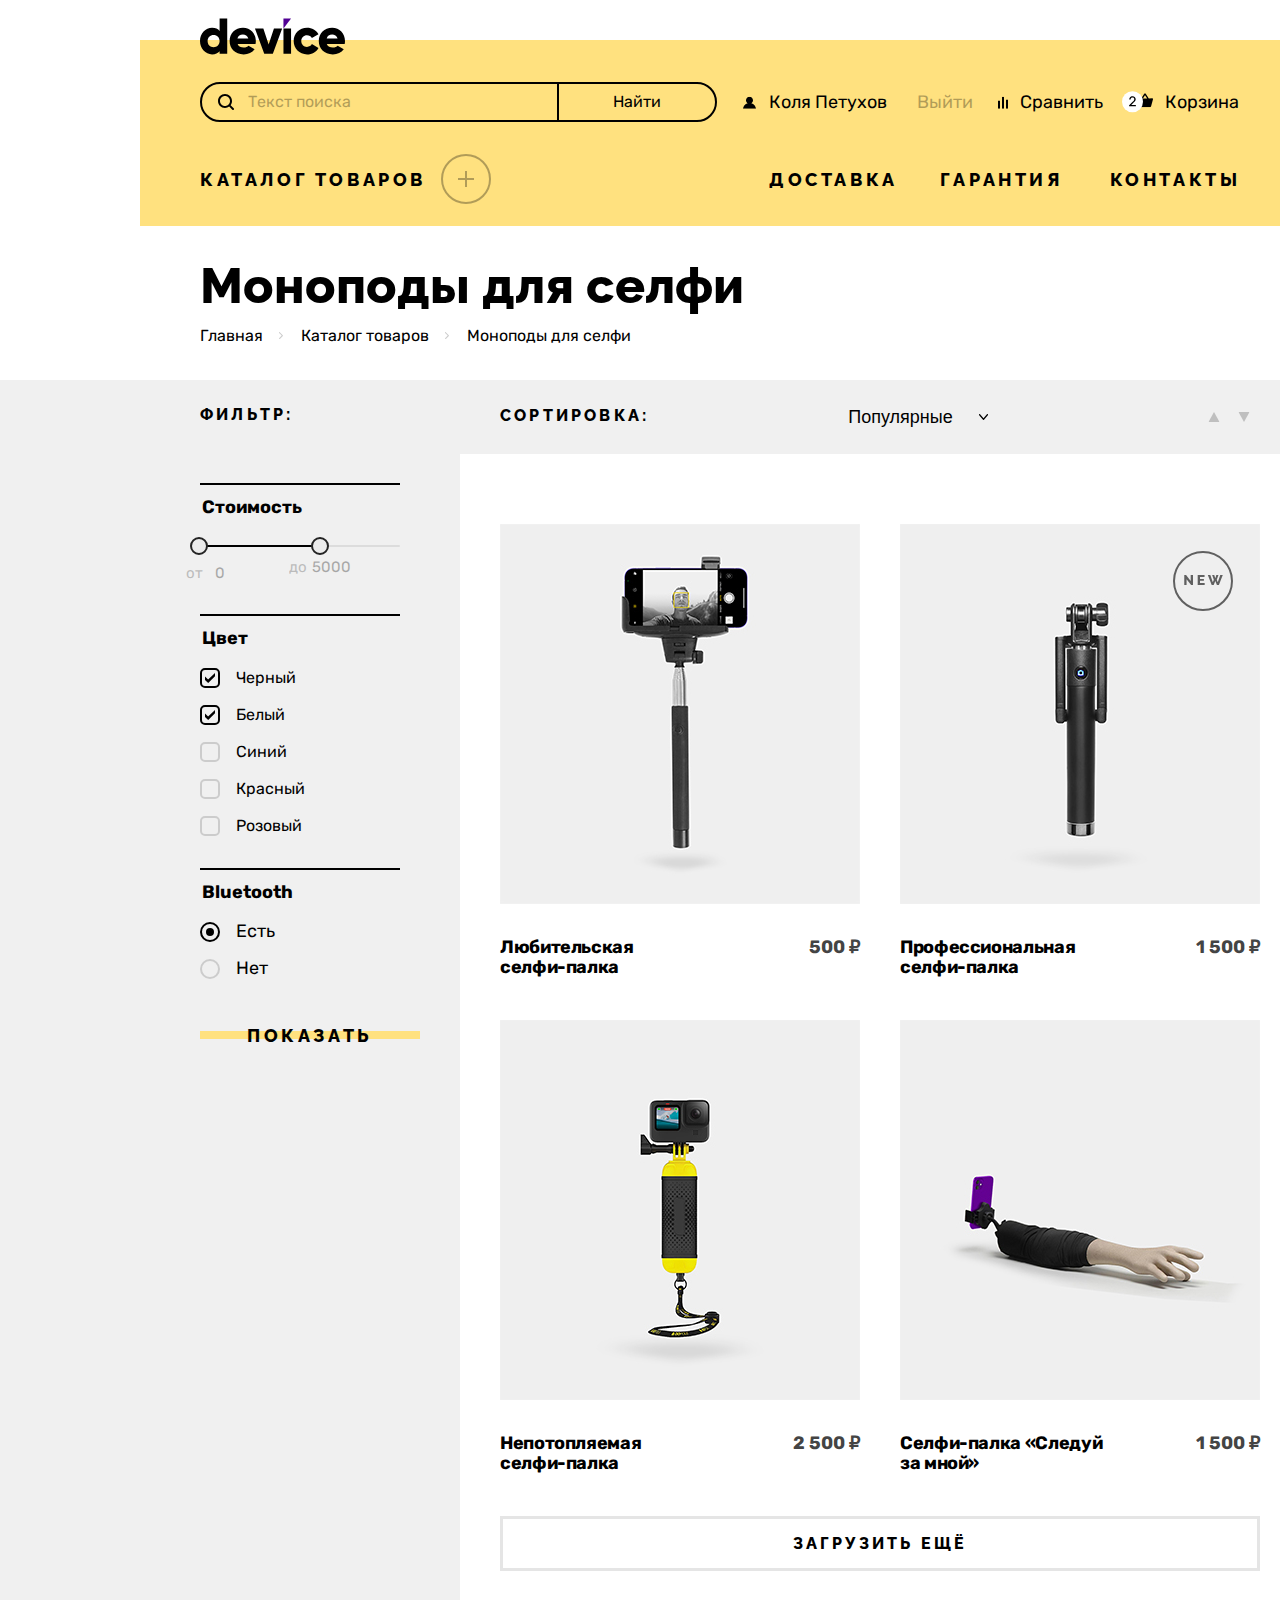
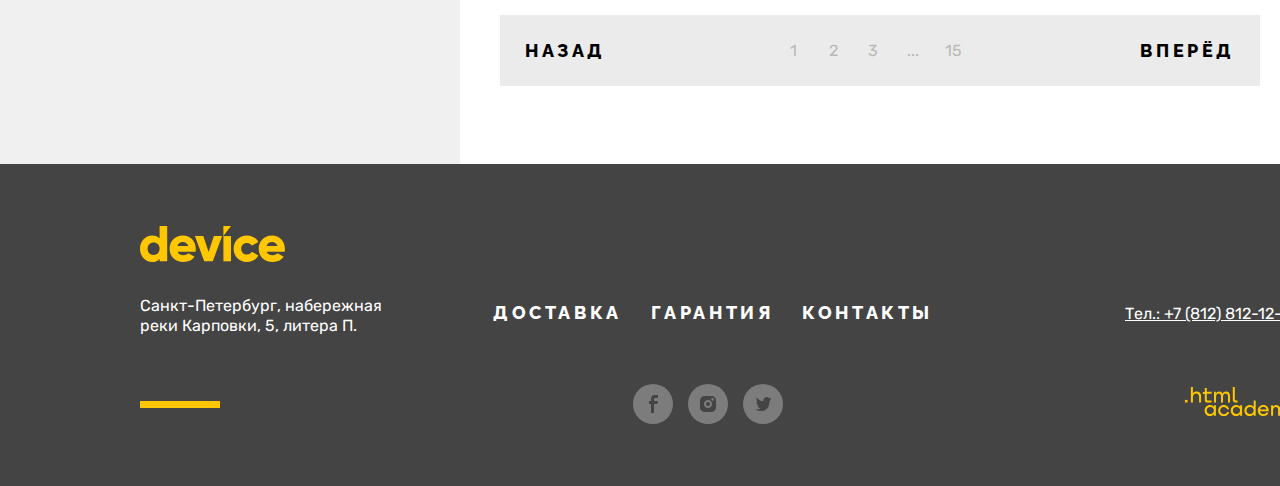
<file: catalog.html>
<!DOCTYPE html>
<html lang="ru">
  <head>
    <meta charset="utf-8">
    <link rel="icon" type="image/png" sizes="32x32" href="images/favicon.png">
    <title>Каталог</title>
    <link rel="stylesheet" href="styles/styles.css">
  </head>
  <body>
    <header class="page-header">
      <div class="header-container">
        <h1 class="visually-hidden" hidden>Магазин техники "device"</h1>
      <a class="navigation-logo" href="#">
        <svg class="page-header-logo" aria-hidden="true" focusable="false" width="145" height="37" viewBox="0 0 145 37" fill="#510094" xmlns="http://www.w3.org/2000/svg">
          <path d="M27.219.389v35.3h-7.606v-2.4c-1.7 1.9-4.102 3.1-7.505 3.1-6.604 0-12.108-5.8-12.108-13.3 0-7.5 5.504-13.3 12.108-13.3 3.403 0 5.904 1.2 7.505 3.1V.389h7.606Zm-7.606 22.7c0-3.8-2.501-6.2-6.004-6.2-3.502 0-6.004 2.4-6.004 6.2 0 3.8 2.502 6.2 6.004 6.2 3.503-.1 6.004-2.4 6.004-6.2ZM43.73 29.589c2.101 0 3.803-.8 4.803-1.9l6.104 3.5c-2.501 3.4-6.204 5.2-11.007 5.2-8.606 0-14.01-5.8-14.01-13.3 0-7.5 5.404-13.3 13.41-13.3 7.404 0 12.808 5.7 12.808 13.3 0 1.1-.1 2.1-.3 3H37.626c1 2.6 3.302 3.5 6.104 3.5Zm4.603-9.1c-.8-2.9-3.102-4-5.404-4-2.902 0-4.803 1.4-5.504 4h10.908ZM82.156 10.489l-9.306 25.2h-8.606l-9.306-25.2h8.405l5.304 16 5.304-16h8.205ZM83.458 10.489h7.605v25.2h-7.605v-25.2ZM93.665 23.089c0-7.5 5.704-13.3 13.409-13.3 4.904 0 9.207 2.6 11.408 6.5l-6.604 3.8c-.901-1.8-2.702-2.8-4.904-2.8-3.302 0-5.704 2.4-5.704 5.8 0 3.5 2.402 5.8 5.704 5.8 2.202 0 4.103-1.1 4.904-2.8l6.604 3.8c-2.101 3.9-6.404 6.5-11.408 6.5-7.705 0-13.409-5.8-13.409-13.3ZM132.892 29.589c2.101 0 3.803-.8 4.803-1.9l6.104 3.5c-2.501 3.4-6.204 5.2-11.007 5.2-8.606 0-14.01-5.8-14.01-13.3 0-7.5 5.504-13.3 13.409-13.3 7.406 0 12.809 5.7 12.809 13.3 0 1.1-.1 2.1-.3 3h-17.912c1 2.6 3.302 3.5 6.104 3.5Zm4.703-9.1c-.8-2.9-3.102-4-5.404-4-2.902 0-4.803 1.4-5.503 4h10.907Z" fill="#000"/>
          <path d="M83.458.389v10.1l7.605-10.1h-7.605Z"/>
        </svg>
      </a>
      <nav class="navigation">
        <ul class="navigation-list user-container">
          <li class="navigation-item navigation-user search-item">
            <form  action="https://echo.htmlacademy.ru/" method="get">
              <svg class="search-icon" width="16" height="16" viewBox="0 0 16 16" fill="none" xmlns="http://www.w3.org/2000/svg">
                <path d="M15.7 14.3L12.6 11.2C13.5 10 14 8.6 14 7C14 3.1 10.9 0 7 0C3.1 0 0 3.1 0 7C0 10.9 3.1 14 7 14C8.6 14 10 13.5 11.2 12.6L14.3 15.7C14.5 15.9 14.7 16 15 16C15.6 16 16 15.6 16 15C16 14.8 15.9 14.5 15.7 14.3ZM2 7C2 4.2 4.2 2 7 2C9.8 2 12 4.2 12 7C12 9.8 9.8 12 7 12C4.2 12 2 9.8 2 7Z" fill="black"/>
                </svg>                
            <input class="header-navigation-field" name="search" type="search" placeholder="Текст поиска" required>   
            <button type="submit" class="search-button">
              <span class="search-button-text">Найти</span>
            </button>
            </form>
          </li>
          <li class="navigation-item navigation-user enter">
            <a class="navigation-link navigation-user-link login" href="#">
              <svg width="15" height="13" class="navigation-icon" aria-hidden="true" focusable="false"  viewBox="0 0 15 13" fill="#000" xmlns="http://www.w3.org/2000/svg"><g clip-path="url(#a)"><path d="M1 12.787h13c-.2-2.6-2.1-4.8-4.7-5.5 1-.6 1.7-1.7 1.7-3 0-1.9-1.6-3.5-3.5-3.5S4 2.387 4 4.287c0 1.3.7 2.4 1.7 3-2.6.7-4.5 2.9-4.7 5.5Z"/>
              </g><defs><clipPath id="a"><path fill="#fff" transform="translate(0 .787)" d="M0 0h15v12H0z"/></clipPath></defs></svg>
              Коля Петухов</a>
              <a class="navigation-link navigation-user-link exit" href="#">Выйти</a>
          </li>
          <li class="navigation-item navigation-user compare-item">
            <a class="navigation-link navigation-user-link compare" href="#">
              <svg width="10" height="13" viewBox="0 0 10 13" class="navigation-icon" aria-hidden="true" focusable="false" fill="#000" xmlns="http://www.w3.org/2000/svg"><g clip-path="url(#a)"><path d="M6 .787H4v12h2v-12ZM2 4.787H0v8h2v-8ZM10 3.787H8v9h2v-9Z"/></g><defs><path fill="#fff" transform="translate(0 .787)" d="M0 0h10v12H0z"/></defs></svg>
              Сравнить</a>
          </li>
          <li class="navigation-item basket-item navigation-user">
            <a class="navigation-link navigation-user-link basket" href="#">
              <svg width="31" height="22" class="navigation-icon" viewBox="0 0 31 22" aria-hidden="true" focusable="false" xmlns="http://www.w3.org/2000/svg">
                <g clip-path="url(#clip0_11503_3437)">
                <path d="M30.3 7.28699L26.8 7.48699L23.6 2.58699C23.5 2.38699 23.2 2.28699 23 2.28699C22.8 2.28699 22.5 2.38699 22.4 2.58699L19.2 7.48699H15.7C15.3 7.48699 15 7.78699 15 8.18699C15 8.28699 15 8.28699 15 8.38699L16.9 15.187C17.1 15.887 17.6 16.287 18.3 16.287H27.7C28.4 16.287 28.9 15.887 29.1 15.187L31 8.28699C31 8.18699 31 8.18699 31 8.08699C31 7.68699 30.7 7.28699 30.3 7.28699ZM23 4.18699L25.2 7.38699H20.9L23 4.18699Z" fill="black"/>
                </g>
                <circle cx="10.5" cy="10.787" r="10.5" fill="white"/>
                <path d="M7.3996 15.287C7.30627 15.287 7.22693 15.259 7.1616 15.203C7.1056 15.1377 7.0776 15.0583 7.0776 14.965V14.517C7.0776 14.3023 7.19427 14.097 7.4276 13.901L10.3956 10.933C11.1143 10.3357 11.6089 9.85032 11.8796 9.47699C12.1503 9.09432 12.2856 8.69299 12.2856 8.27299C12.2856 7.73165 12.1316 7.30699 11.8236 6.99899C11.5249 6.69099 11.0863 6.53699 10.5076 6.53699C9.96627 6.53699 9.53227 6.70032 9.2056 7.02699C8.87893 7.34432 8.67827 7.76899 8.6036 8.30099C8.58493 8.41299 8.53827 8.49699 8.4636 8.55299C8.39827 8.59965 8.3236 8.62299 8.2396 8.62299H7.5116C7.4276 8.62299 7.3576 8.59965 7.3016 8.55299C7.2456 8.49699 7.2176 8.43165 7.2176 8.35699C7.23627 7.85299 7.3716 7.37232 7.6236 6.91499C7.8756 6.44832 8.24427 6.07032 8.7296 5.78099C9.22427 5.48232 9.81694 5.33299 10.5076 5.33299C11.5623 5.33299 12.3556 5.60832 12.8876 6.15899C13.4289 6.70032 13.6996 7.39099 13.6996 8.23099C13.6996 8.81899 13.5503 9.35099 13.2516 9.82699C12.9623 10.2937 12.5096 10.7977 11.8936 11.339L9.2056 14.069H13.5736C13.6763 14.069 13.7556 14.1017 13.8116 14.167C13.8769 14.223 13.9096 14.2977 13.9096 14.391V14.965C13.9096 15.0583 13.8769 15.1377 13.8116 15.203C13.7463 15.259 13.6669 15.287 13.5736 15.287H7.3996Z" fill="black"/>
                <defs>
                <clipPath id="clip0_11503_3437">
                <rect width="16" height="14" fill="white" transform="translate(15 2.28699)"/>
                </clipPath>
                </defs>
                </svg>                
              Корзина</a>
              <div class="popover popover-cart">         <!--сделать popover{display: block;}-->       
                <div class="popover-content">
                  <h2 class="popover-title visually-hidden">Корзина</h2>
                  <ul class="cart-items-list">
                      <li class="cart-item">
                      <a href="#" class="cart-item-link">
                        <img class="cart-item-image" alt="Любительская селфи-палка" width="39" height="43" src="images/small-product-1.jpg">
                        <p class="cart-item-title">Любительская <br> селфи-палка</p>
                      </a>
                        <button type="button" class="cart-item-button button">
                          <svg width="10" height="11" class="close-icon" viewBox="0 0 10 11" fill="none" xmlns="http://www.w3.org/2000/svg">
                            <path d="M10 1.68692L9.09091 0.777832L5 4.86874L0.909091 0.777832L0 1.68692L4.09091 5.77783L0 9.86874L0.909091 10.7778L5 6.68692L9.09091 10.7778L10 9.86874L5.90909 5.77783L10 1.68692Z" fill="white"/>
                            </svg>                            
                          <span class="visually-hidden">Удалить из корзины</span>
                        </button>
                      </li>
                      <li class="cart-item">
                        <a href="#" class="cart-item-link">
                        <img class="cart-item-image" alt="Профессиональная селфи-палка" width="39" height="43" src="images/small-product-2.jpg">
                        <p class="cart-item-title">Профессиональная <br>селфи-палка</p>
                      </a>
                        <button class="cart-item-button button" type="button">
                          <svg width="10" height="11" class="close-icon"  viewBox="0 0 10 11" fill="none" xmlns="http://www.w3.org/2000/svg">
                            <path d="M10 1.68692L9.09091 0.777832L5 4.86874L0.909091 0.777832L0 1.68692L4.09091 5.77783L0 9.86874L0.909091 10.7778L5 6.68692L9.09091 10.7778L10 9.86874L5.90909 5.77783L10 1.68692Z" fill="white"/>
                            </svg>                            
                          <span class="visually-hidden">Удалить из корзины</span>
                        </button>
                      </li>
                    </ul>
                    <div class="popover-information">
                      <p class="popover-information-quantity">Товаров: 2</p>
                      <p class="popover-information-cost">Сумма: 2000 ₽</p>
                    </div>
                    <div class="popover-button-container">
                      <button class="popover-button">
                        <span class="popover-button-text">открыть корзину</span>
                      </button>
                    </div>
                  </div>
                </div>
          </li>
        </ul>
        <ul class="navigation-list non-user-container">
          <li class="navigation-item catalog">
            <a class="catalog-link navigation-link" href="catalog.html">
              <span class="catalog-link-text">каталог товаров</span>    <!--catalog-icon-current добавить свгшке, чтобы поменять плюс на минус-->
              <svg   class="catalog-icon-current" width="50" height="50" viewBox="0 0 50 50" fill="none" xmlns="http://www.w3.org/2000/svg">
                <circle cx="25" cy="25" r="24" stroke="black" stroke-width="2"/>
                <g>
                <path d="M33 24H26V17H24V24H17V26H24V33H26V26H33V24Z" fill="black"/>
                </g>
              </svg>                   
              <svg  class="catalog-icon" width="50" height="50" viewBox="0 0 50 50" fill="none" xmlns="http://www.w3.org/2000/svg">
                <g>
                <path d="M49 25C49 38.2548 38.2548 49 25 49C11.7452 49 1 38.2548 1 25C1 11.7452 11.7452 1 25 1C38.2548 1 49 11.7452 49 25Z" stroke="black" stroke-width="2"/>
                <path d="M33 24H17V26H33V24Z" fill="black"/>
                </g>
                </svg>
            </a>
            <ul class="catalog-list">
              <li class="catalog-item">
                <a class="subtitle" href="#">Виртуальная реальность</a>
              </li>
              <li class="catalog-item">
                <a class="subtitle" href="#">Фитнес-браслеты</a>
              </li>
              <li class="catalog-item">
                <a class="subtitle subtitle-current" href="#">Квадрокоптеры</a> <!--для изменения активного состояния и подчеркивания добавлять subtitle-current --> 
              </li>
              <li class="catalog-item">
                <a class="subtitle" href="#">Моноподы для селфи</a>
              </li>
              <li class="catalog-item">
                <a class="subtitle" href="#">Умные часы</a>
              </li>
              <li class="catalog-item">
                <a class="subtitle" href="#">Экшн-камеры</a>
              </li>
            </ul>
          </li>
          <li class="navigation-item">
            <a class="navigation-link navigation-link" href="#">доставка</a>  <!--navigation-link-current добавить для активного состояния-->
          </li>
          <li class="navigation-item">
            <a class="navigation-link" href="#">гарантия</a>
          </li>
          <li class="navigation-item">
            <a class="navigation-link" href="#">контакты</a>
          </li>
        </ul>
       </nav>
      </div>
    </header>
    <main class="main-inner">
      <header class="inner-header">
        <div class="inner-header-container">
          <h2 class="inner-title title">Моноподы для селфи</h2>
        <ul class="breadcrumbs">
          <li class="breadcrumbs-item">
            <a class="breadcrumbs-link" href="index.html">Главная</a>
          </li>
          <li class="breadcrumbs-item">
            <a href="#" class="breadcrumbs-link">Каталог товаров</a>
          </li>
          <li class="breadcrumbs-item">
            <a href="#" class="breadcrumbs-link">Моноподы для селфи</a>
          </li>
        </ul>
        </div>
      </header>
      <div class="main-inner-container">
        <section class="catalog-filter-container">
          <h2 class="filter catalog-title title">Фильтр:</h2>
          <form class="catalog-filter" action="https://echo.htmlacademy.ru/" method="get">
            <fieldset class="catalog-filter-group">
              <legend class="catalog-filter-title cost-title">Стоимость</legend>
              <div class="range">
                <div class="range-scale">
                  <div class="range-bar" style="left: 0px; width: 119px">
                    <button class="range-toggle toggle-min">
                      <span class="visually-hidden">Изменить минимальную цену.</span>
                    </button>
                    <button class="range-toggle toggle-max">
                      <span class="visually-hidden">Изменить максимальную цену.</span>
                    </button>
                  </div>
                </div>
                <div class="range-wrapper-inputs">
                  <label class="catalog-filter-label">
                    от <input class="range-input" type="number" value="0" name="min-price">
                  </label>
                  <label class="catalog-filter-label">
                    до <input class="range-input" type="number" value="5000" name="max-price"  style="width: 45px">
                  </label>
                </div>
              </div>
            </fieldset>
            <fieldset class="catalog-filter-group">
              <legend class="catalog-filter-title">Цвет</legend>
              <ul class="catalog-filter-list">
                <li class="catalog-filter-item">
                  <label class="control">
                    <input class="visually-hidden control-input" type="checkbox" name="black" checked>
                    <span class="control-mark"></span>
                    <span class="control-label">Черный</span>
                  </label>
                </li>
                <li class="catalog-filter-item">
                  <label class="control">
                    <input class="visually-hidden control-input" type="checkbox" name="white" checked>
                    <span class="control-mark"></span>
                    <span class="control-label">Белый</span>
                  </label>
                </li>
                <li class="catalog-filter-item">
                  <label class="control">
                    <input class="visually-hidden control-input" type="checkbox" name="blue">
                    <span class="control-mark"></span>
                    <span class="control-label">Синий</span>
                  </label>
                </li>
                <li class="catalog-filter-item">
                  <label class="control">
                    <input class="visually-hidden control-input" type="checkbox" name="red">
                    <span class="control-mark"></span>
                    <span class="control-label">Красный</span>
                  </label>
                </li>
                <li class="catalog-filter-item">
                  <label class="control">
                    <input class="visually-hidden control-input" type="checkbox" name="pink">
                    <span class="control-mark"></span>
                    <span class="control-label">Розовый</span>
                  </label>
                </li>
              </ul>
            </fieldset>
            <fieldset class="catalog-filter-group">
              <legend class="catalog-filter-title">Bluetooth</legend>
              <ul class="catalog-filter-list">
                <li class="catalog-filter-item">
                  <label class="control">
                    <input class="visually-hidden control-input" type="radio" name="bluetooth" value="yes" checked>
                    <span class="control-mark"></span>
                    Есть
                  </label>
                </li>
                <li class="catalog-filter-item">
                  <label class="control">
                    <input class="visually-hidden control-input" type="radio" name="bluetooth" value="no">
                    <span class="control-mark"></span>
                    Нет
                  </label>
                </li>
             </ul>
            </fieldset>
            <button type="submit" class="button filter-button main-button">
              <span class="filter-button-text">Показать</span>
            </button>
          </form>
        </section>
        <section class="catalog-filter-container-second">
         <div class="filter-container">
          <h2 class="catalog-title title">Сортировка:</h2>
          <select class="select-control" aria-label="Сортировка">
            <option value="popular">Популярные</option>
            <option value="cheap">Дешевое</option>
            <option value="expensive">Дорогое</option>
          </select>
          <ul class="select-control-list">
            <li class="select-control-item">
              <button class="select-control-button">
                <svg class="select-control-button-icon" width="12" height="10" viewBox="0 0 12 10" fill="none" xmlns="http://www.w3.org/2000/svg">
                  <g clip-path="url(#clip0_11478_2978)">
                  <path d="M6 0L11.5 10H0.5" fill="black"/>
                  </g>
                  <defs>
                  <clipPath id="clip0_11478_2978">
                  <rect width="11" height="10" fill="white" transform="translate(0.5)"/>
                  </clipPath>
                  </defs>
                </svg>                                
                <span class="visually-hidden">Показать сверху</span>
              </button>
            </li>
            <li class="select-control-item">
              <button class="select-control-button">
                <svg width="12" height="10" class="select-control-button-icon" viewBox="0 0 12 10" fill="black" xmlns="http://www.w3.org/2000/svg">
                  <g clip-path="url(#clip0_21345_318)">
                  <path d="M6 10L0.499999 9.61651e-07L11.5 0" fill="black"/>
                  </g>
                  <defs>
                  <clipPath id="clip0_21345_318">
                  <rect width="11" height="10" fill="white" transform="translate(11.5 10) rotate(180)"/>
                  </clipPath>
                  </defs>
                  </svg>                  
                <span class="visually-hidden">Показать снизу</span>
                </button>
            </li>
          </ul>
         </div>
          <div class="catalog-container">
            <div class="catalog-content-container">
              <h2 class="visually-hidden" hidden>Товары</h2>
          <ul class="product-list">
            <li class="product-card">
              <a class="product-card-link" href="#">
                <img class="product-card-image" src="images/product-1.jpg" width="360" height="380" alt="Любительская
                селфи-палка">
                <span class="product-button">ПОДРОБНЕЕ</span>
                <div class="product-card-information-container">
                  <h3 class="product-card-title">Любительская <br> селфи-палка</h3>
                  <b class="product-card-price">500 ₽</b>
              </div>
              </a>
            </li>
            <li class="product-card">
              <a class="product-card-link product-card-link-new" href="#">   <!--product-card-link-new добавить если товар новый-->
                <img class="product-card-image" src="images/product-4.jpg"  width="360" height="380" alt="Профессиональная селфи-палка ">
                <span class="product-button">ПОДРОБНЕЕ</span>
                <div class="product-card-information-container">
                  <h3 class="product-card-title">Профессиональная селфи-палка </h3>
                  <b class="product-card-price">1 500 ₽</b>
                </div>
              </a>
            </li>
            <li class="product-card">
              <a class="product-card-link" href="#">
                <img class="product-card-image" src="images/product-3.jpg"  width="360" height="380" alt="Непотопляемая
                селфи-палка">
                <span class="product-button">ПОДРОБНЕЕ</span>
                <div class="product-card-information-container">
                  <h3 class="product-card-title">Непотопляемая
                    селфи-палка</h3>
                  <b class="product-card-price">2 500 ₽</b>
                </div>
              </a>
            </li>
            <li class="product-card">
              <a class="product-card-link" href="#">
                <img class="product-card-image"  src="images/product-2.jpg"  width="360" height="380" alt="Селфи-палка «Следуй за мной»">
                <span class="product-button">ПОДРОБНЕЕ</span>
                <div class="product-card-information-container">
                  <h3 class="product-card-title">Селфи-палка «Следуй за мной»</h3>
                  <b class="product-card-price">1 500 ₽</b>
                </div>
              </a>
            </li>
          </ul>
            </div>
          <div class="catalog-button-container">
            <button class="button button-pagination-show-more" type="button">
              <span class="button-pagination-text">загрузить ещё</span>
            </button>
          </div>
          <div class="pagination-container">
            <ul class="pagination">
              <li class="pagination-item-button">
                <a href="#" class="button pagination-link-button pagination-prev">назад</a>
              </li>
              <li class="pagination-item"> 
                <a class="pagination-link" href="#">1</a>
              </li>
              <li class="pagination-item">
                <a class="pagination-link" href="#">2</a>
              </li>
              <li class="pagination-item">
                <a class="pagination-link" href="#">3</a>
              </li>
              <li class="pagination-item">
                <span class="pagination-link">...</span>
              </li>
              <li class="pagination-item">
                <a class="pagination-link" href="#" >15</a>
              </li>
              <li class="pagination-item-button">
                <a class="button pagination-link-button pagination-prev" href="#">вперёд</a>
              </li>
            </ul>
          </div>
          </div>
        </section>
      </div>
    </main>
    <footer class="page-footer">
      <div class="page-footer-container">
        <section class="footer-adress">
          <h2 class="visually-hidden">Адрес</h2>
          <a class="footer-contacts-logo-link" href="#">
            <svg width="145" height="36" class="footer-contacts-logo" viewBox="0 0 145 36" fill="none" xmlns="http://www.w3.org/2000/svg">
            <path d="M27.2 0V35.3H19.6V32.9C17.9 34.8 15.5 36 12.1 36C5.5 36 0 30.2 0 22.7C0 15.2 5.5 9.4 12.1 9.4C15.5 9.4 18 10.6 19.6 12.5V0H27.2ZM19.6 22.7C19.6 18.9 17.1 16.5 13.6 16.5C10.1 16.5 7.6 18.9 7.6 22.7C7.6 26.5 10.1 28.9 13.6 28.9C17.1 28.8 19.6 26.5 19.6 22.7Z" fill="#FFC700"/>
            <path d="M43.7 29.1999C45.8 29.1999 47.5 28.3999 48.5 27.2999L54.6 30.7999C52.1 34.1999 48.4 35.9999 43.6 35.9999C35 35.9999 29.6 30.1999 29.6 22.6999C29.6 15.1999 35 9.3999 43 9.3999C50.4 9.3999 55.8 15.0999 55.8 22.6999C55.8 23.7999 55.7 24.7999 55.5 25.6999H37.6C38.6 28.2999 40.9 29.1999 43.7 29.1999ZM48.3 20.0999C47.5 17.1999 45.2 16.0999 42.9 16.0999C40 16.0999 38.1 17.4999 37.4 20.0999H48.3Z" fill="#FFC700"/>
            <path d="M82.1 10.1001L72.8 35.3001H64.2L54.9 10.1001H63.3L68.6 26.1001L73.9 10.1001C73.9 10.1001 82.1 10.1001 82.1 10.1001Z" fill="#FFC700"/>
            <path d="M83.4 10.1001H91V35.3001H83.4V10.1001Z" fill="#FFC700"/>
            <path d="M93.6 22.6999C93.6 15.1999 99.3 9.3999 107 9.3999C111.9 9.3999 116.2 11.9999 118.4 15.8999L111.8 19.6999C110.9 17.8999 109.1 16.8999 106.9 16.8999C103.6 16.8999 101.2 19.2999 101.2 22.6999C101.2 26.1999 103.6 28.4999 106.9 28.4999C109.1 28.4999 111 27.3999 111.8 25.6999L118.4 29.4999C116.3 33.3999 112 35.9999 107 35.9999C99.3 35.9999 93.6 30.1999 93.6 22.6999Z" fill="#FFC700"/>
            <path d="M132.8 29.1999C134.9 29.1999 136.6 28.3999 137.6 27.2999L143.7 30.7999C141.2 34.1999 137.5 35.9999 132.7 35.9999C124.1 35.9999 118.7 30.1999 118.7 22.6999C118.7 15.1999 124.2 9.3999 132.1 9.3999C139.5 9.3999 144.9 15.0999 144.9 22.6999C144.9 23.7999 144.8 24.7999 144.6 25.6999H126.7C127.7 28.2999 130 29.1999 132.8 29.1999ZM137.5 20.0999C136.7 17.1999 134.4 16.0999 132.1 16.0999C129.2 16.0999 127.3 17.4999 126.6 20.0999H137.5Z" fill="#FFC700"/>
            <path d="M83.4 0V10.1L91 0H83.4Z" fill="#FFC700"/>
            </svg>
          </a>
          <p class="contacts-adress-text adress-footer-text">Санкт-Петербург, набережная <br> реки Карповки, 5, литера П.</p> 
          <span class="visually-hidden footer-adress-visual-line">Декоративная линия</span>
        </section>
        <div class="about-us-social-container">
          <section class="about-us-footer"> 
            <h2 class="visually-hidden">О нас</h2>
            <ul class="about-us-footer-list">
              <li class="about-us-footer-item">
                <a href="#" class="about-us-footer-link">доставка
                  <div class="decoration"></div>
                </a>
              </li>
              <li class="about-us-footer-item">
                <a href="#" class="about-us-footer-link">гарантия
                  <div class="decoration"></div>
                </a>
              </li>
              <li class="about-us-footer-item">
                <a href="#" class="about-us-footer-link">контакты
                  <div class="decoration"></div>
                </a> 
              </li>
            </ul>
          </section>
          <section class="social-footer">
            <h2 class="visually-hidden">Мы в социальных сетях</h2>
            <ul class="social-footer-list">
              <li class="social-footer-item">
                <a href="https://www.facebook.com/htmlacademy" class="social-button">
                  <svg width="40" height="40" viewBox="0 0 40 40" class="social-icon" fill="none" xmlns="http://www.w3.org/2000/svg">
                    <circle class="circle" cx="20" cy="20" r="20" fill="white" fill-opacity="0.3"/>
                    <path class="circle-icon" d="M22.5 14H25V11H21.6C18.8 11 18 12.7 18 15.2V17H16V20H18V29H21V20H24.3L24.9 17H21V15.5C21 14.7 21.3 14 22.5 14Z" fill="#444444"/>
                    </svg>                                     
                    <span class="visually-hidden">Facebook</span>
                </a>
              </li>
              <li class="social-footer-item">
                <a href="https://www.instagram.com/htmlacademy" class="social-button">
                  <svg width="40" height="40" viewBox="0 0 40 40" class="social-icon" fill="none" xmlns="http://www.w3.org/2000/svg">
                    <circle class="circle" cx="20" cy="20" r="20" fill="white" fill-opacity="0.3"/>
                    <path class="circle-icon" d="M20 22C21.1046 22 22 21.1046 22 20C22 18.8954 21.1046 18 20 18C18.8954 18 18 18.8954 18 20C18 21.1046 18.8954 22 20 22Z" fill="#444444"/>
                    <path class="circle-icon" d="M26.7 13.3C25.8 12.4 24.7 12 23.3 12H16.7C13.9 12 12 13.9 12 16.7V23.3C12 24.7 12.4 25.9 13.4 26.7C14.3 27.6 15.4 28 16.7 28H23.3C24.7 28 25.9 27.6 26.7 26.7C27.5 25.8 28 24.7 28 23.3V16.7C28 15.3 27.6 14.1 26.7 13.3ZM20 24.1C17.8 24.1 15.9 22.3 15.9 20C15.9 17.7 17.8 15.9 20 15.9C22.2 15.9 24.1 17.7 24.1 20C24.1 22.3 22.2 24.1 20 24.1ZM24.6 16.7C23.9 16.7 23.3 16.2 23.3 15.4C23.3 14.6 23.8 14.1 24.6 14.1C25.3 14.1 25.9 14.7 25.9 15.4C25.9 16.1 25.3 16.7 24.6 16.7Z" fill="#444444"/>
                    </svg>                    
                  <span class="visually-hidden">Instagram</span>
                </a>
              </li>
              <li class="social-footer-item">
                <a href="https://twitter.com/htmlacademy.ru" class="social-button">
                  <svg width="40" height="40" viewBox="0 0 40 40" class="social-icon" fill="none" xmlns="http://www.w3.org/2000/svg">
                    <circle class="circle" cx="20" cy="20" r="20" fill="white" fill-opacity="0.3"/>
                    <path class="circle-icon" d="M22.7 13.1551C24.2 12.6551 25.3 13.4551 25.9 14.2551C26.4 14.0551 27 13.8551 27.6 13.6551C27.6 14.4551 27.1 15.0551 26.8 15.2551C27.5 15.4551 28 14.8551 28 14.8551C27.9 15.7551 27.1 16.5551 26.6 16.7551C26.4 23.0551 23.8 27.1551 17.7 27.0551C17.2 27.0551 17.8 27.0551 17.3 27.0551C17 27.0551 13.6 26.6551 13 25.2551C15 25.4551 16.4 24.8551 17.1 24.1551C16.3 23.8551 14.7 23.7551 14.5 21.3551C14.8 21.5551 15 21.6551 15.6 21.5551C14.5 20.7551 13.3 20.0551 13.4 18.0551C13.7 18.3551 14.3 18.5551 14.6 18.4551C14 18.2551 12.8 15.3551 13.8 13.8551C15.4 15.5551 17.1 17.2551 20.1 17.3551C20.3 15.2551 21.1 13.8551 22.7 13.1551Z" fill="#444444"/>
                    </svg>                    
                  <span class="visually-hidden">Twitter</span>
                </a>
              </li>
            </ul>
          </section>
        </div>
        <section class="contacts-footer">
          <h2 class="visually-hidden">Контакты</h2>
          <a class="contacts-footer-phone" href="tel:88128121212">Тел.: +7 (812) 812-12-12</a>
        <a class="htmlacademy-link" href="https://htmlacademy.ru/">
          <svg class="htmlacademy-logo" width="115" height="33" viewBox="0 0 115 33" xmlns="http://www.w3.org/2000/svg">
            <path d="M0 12.9V15.5H2.5V12.9H0Z"/>
            <path d="M11.6 4.5C10 4.5 8.8 5.2 8 6.2H7.9V0H5.9V15.5H7.9V10.2C7.9 8.1 9.2 6.6 11.2 6.6C13 6.6 14.1 8 14.1 9.8V15.5H16.1V9.4C16.2 6.4 14.3 4.5 11.6 4.5Z"/>
            <path d="M26.6 4.8H21.8V1.1H19.8V4.9H17.9V6.9H19.8V12.9C19.8 14.6 20.8 15.6 22.5 15.6H26.6V13.6H22.9C22.2 13.6 21.8 13.2 21.8 12.5V6.8H26.6V4.8Z"/>
            <path d="M41.1 4.6C39.5 4.6 38.2 5.4 37.6 6.7H37.5C36.9 5.5 35.7 4.6 34.1 4.6C32.7 4.6 31.6 5.4 31 6.4H30.9V4.8H29V15.4H31V10C31 8 32 6.5 33.6 6.5C35.1 6.5 36 7.5 36 9.1V15.4H38V9.8C38 7.4 39.4 6.5 40.6 6.5C42.1 6.5 43 7.5 43 9.1V15.4H45V8.9C45.1 6.4 43.6 4.6 41.1 4.6Z"/>
            <path d="M47.8 12.7C47.8 14.4 48.8 15.4 50.6 15.4H52.6V13.4H50.9C50.2 13.4 49.8 13 49.8 12.3V0H47.8V12.7Z"/>
            <path d="M28.9 19.7C28 18.6 26.7 17.9 25 17.9C21.9 17.9 19.6 20.2 19.6 23.5C19.6 26.8 21.9 29.1 25 29.1C26.8 29.1 28 28.3 28.8 27.2H28.9V28.8H30.9V18.2H28.9V19.7ZM25.3 27.1C23.1 27.1 21.7 25.5 21.7 23.5C21.7 21.5 23.1 19.9 25.3 19.9C27.5 19.9 28.9 21.5 28.9 23.5C28.9 25.4 27.5 27.1 25.3 27.1Z"/>
            <path d="M44.2 22C43.7 19.6 41.6 17.9 38.8 17.9C35.4 17.9 33.2 20.4 33.2 23.5C33.2 26.6 35.4 29.1 38.8 29.1C41.6 29.1 43.7 27.3 44.2 24.9H42.1C41.7 26.2 40.4 27.2 38.8 27.2C36.6 27.2 35.2 25.6 35.2 23.6C35.2 21.6 36.6 20 38.8 20C40.4 20 41.6 21 42.1 22.2H44.2V22Z"/>
            <path d="M55.1 19.7C54.2 18.6 52.9 17.9 51.2 17.9C48.1 17.9 45.8 20.2 45.8 23.5C45.8 26.8 48.1 29.1 51.2 29.1C53 29.1 54.2 28.3 55 27.2H55.1V28.8H57.1V18.2H55.1V19.7ZM51.5 27.1C49.3 27.1 47.9 25.5 47.9 23.5C47.9 21.5 49.3 19.9 51.5 19.9C53.7 19.9 55.1 21.5 55.1 23.5C55.1 25.4 53.6 27.1 51.5 27.1Z"/>
            <path d="M68.7 19.8C67.8 18.7 66.5 17.9 64.8 17.9C61.7 17.9 59.4 20.2 59.4 23.5C59.4 26.8 61.6 29.1 64.8 29.1C66.5 29.1 67.8 28.3 68.6 27.3H68.7V28.8H70.7V13.4H68.7V19.8ZM65.1 27.1C62.9 27.1 61.5 25.5 61.5 23.5C61.5 21.5 62.9 19.9 65.1 19.9C67.3 19.9 68.7 21.5 68.7 23.5C68.6 25.5 67.2 27.1 65.1 27.1Z"/>
            <path d="M78.3 17.9C75 17.9 72.8 20.4 72.8 23.5C72.8 26.5 74.9 29.1 78.3 29.1C80.8 29.1 82.8 27.8 83.5 25.5H81.4C80.9 26.5 79.8 27.1 78.4 27.1C76.5 27.1 75.1 25.8 75 24.2H83.8C84 20.6 81.8 17.9 78.3 17.9ZM78.3 19.8C80 19.8 81.3 20.8 81.6 22.4H75.1C75.4 20.9 76.6 19.8 78.3 19.8Z"/>
            <path d="M98.2 17.9C96.6 17.9 95.3 18.7 94.6 19.9H94.5C93.9 18.7 92.7 17.9 91.1 17.9C89.7 17.9 88.6 18.6 88 19.7V18.2H86.1V28.8H88.1V23.4C88.1 21.4 89.1 20 90.7 19.9C92.2 19.9 93.1 20.9 93.1 22.5V28.8H95.1V23.2C95.1 20.8 96.5 19.9 97.7 19.9C99.2 19.9 100.1 20.9 100.1 22.5V28.8H102.1V22.3C102.2 19.7 100.7 17.9 98.2 17.9Z"/>
            <path d="M109.4 27L105.8 18.1H103.6L108.4 29.7C108.1 30.6 107.7 30.9 106.7 30.9H104.2V32.9H106.7C108.5 32.9 109.5 32.1 110.2 30.3L114.9 18.1H112.8L109.4 27Z"/>
            </svg>            
        </a>
        </section>
      </div>
    </footer>
  </body>
</html>
</file>
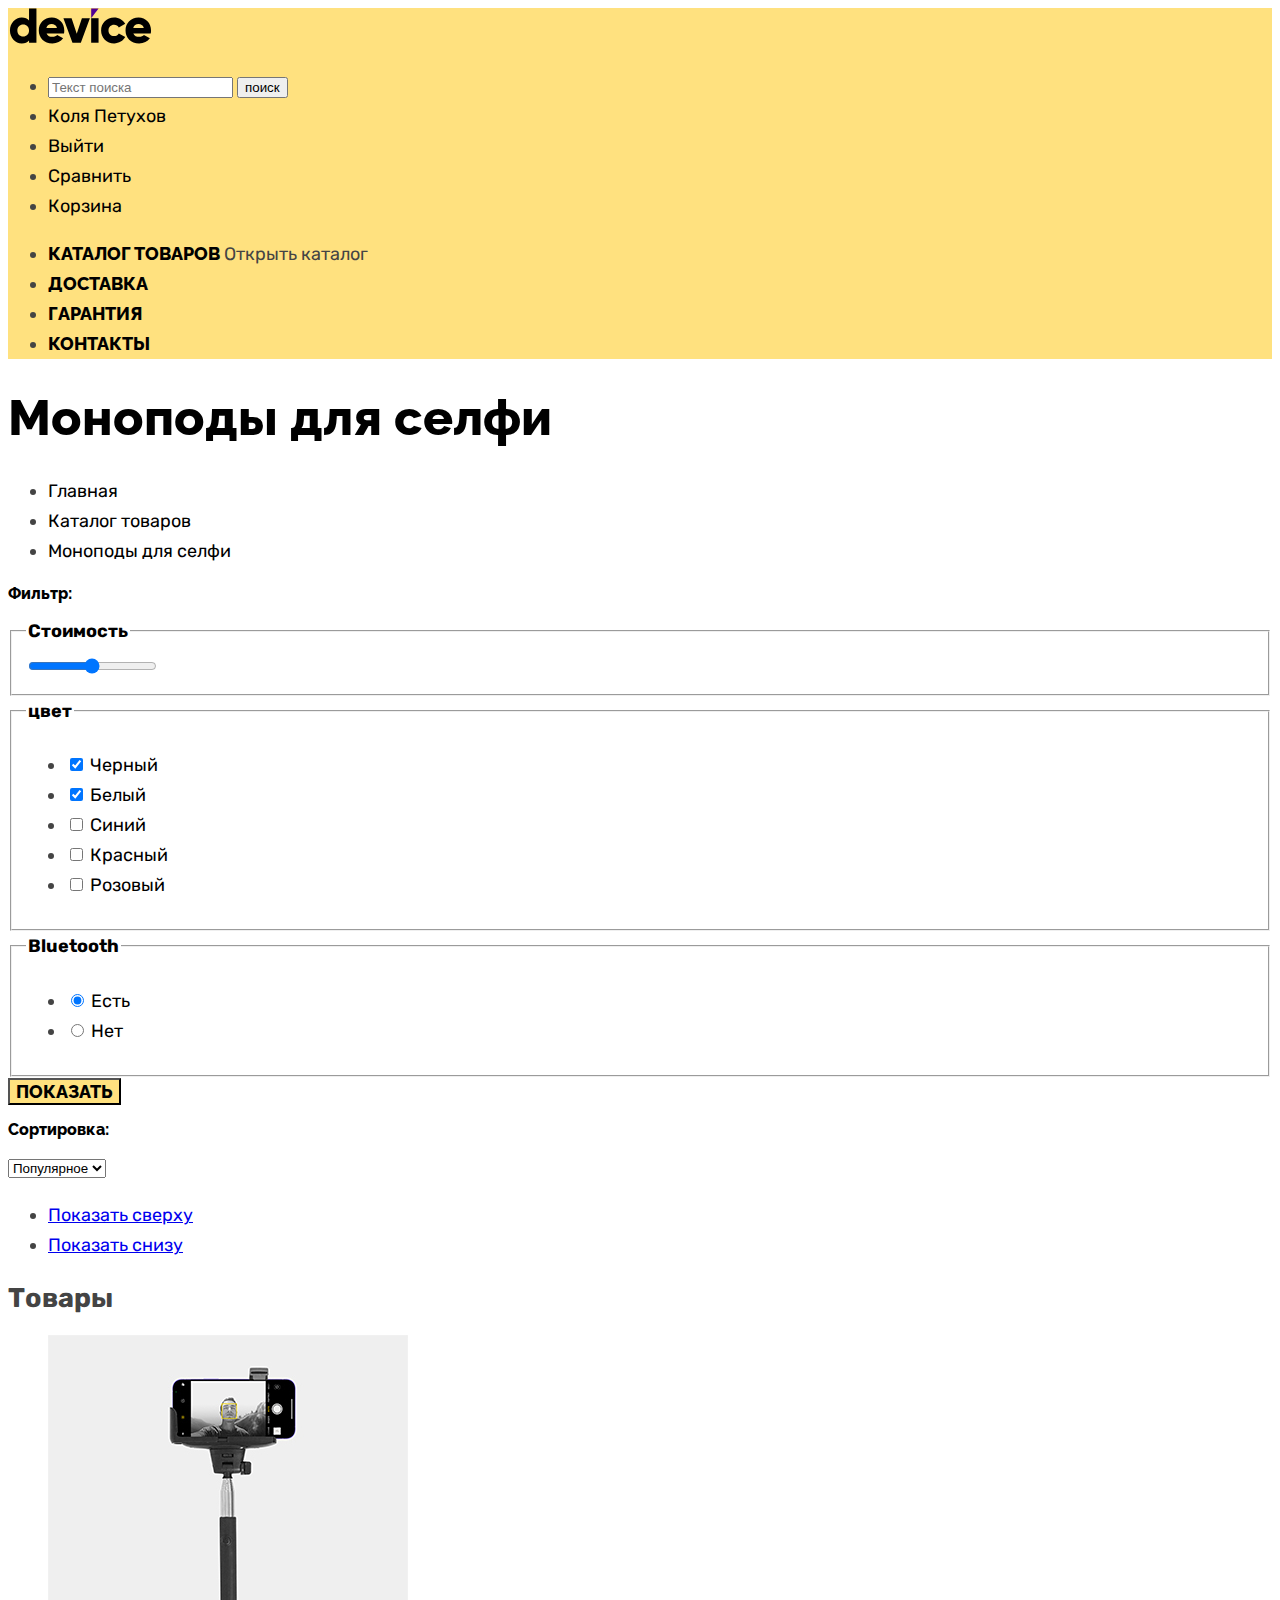
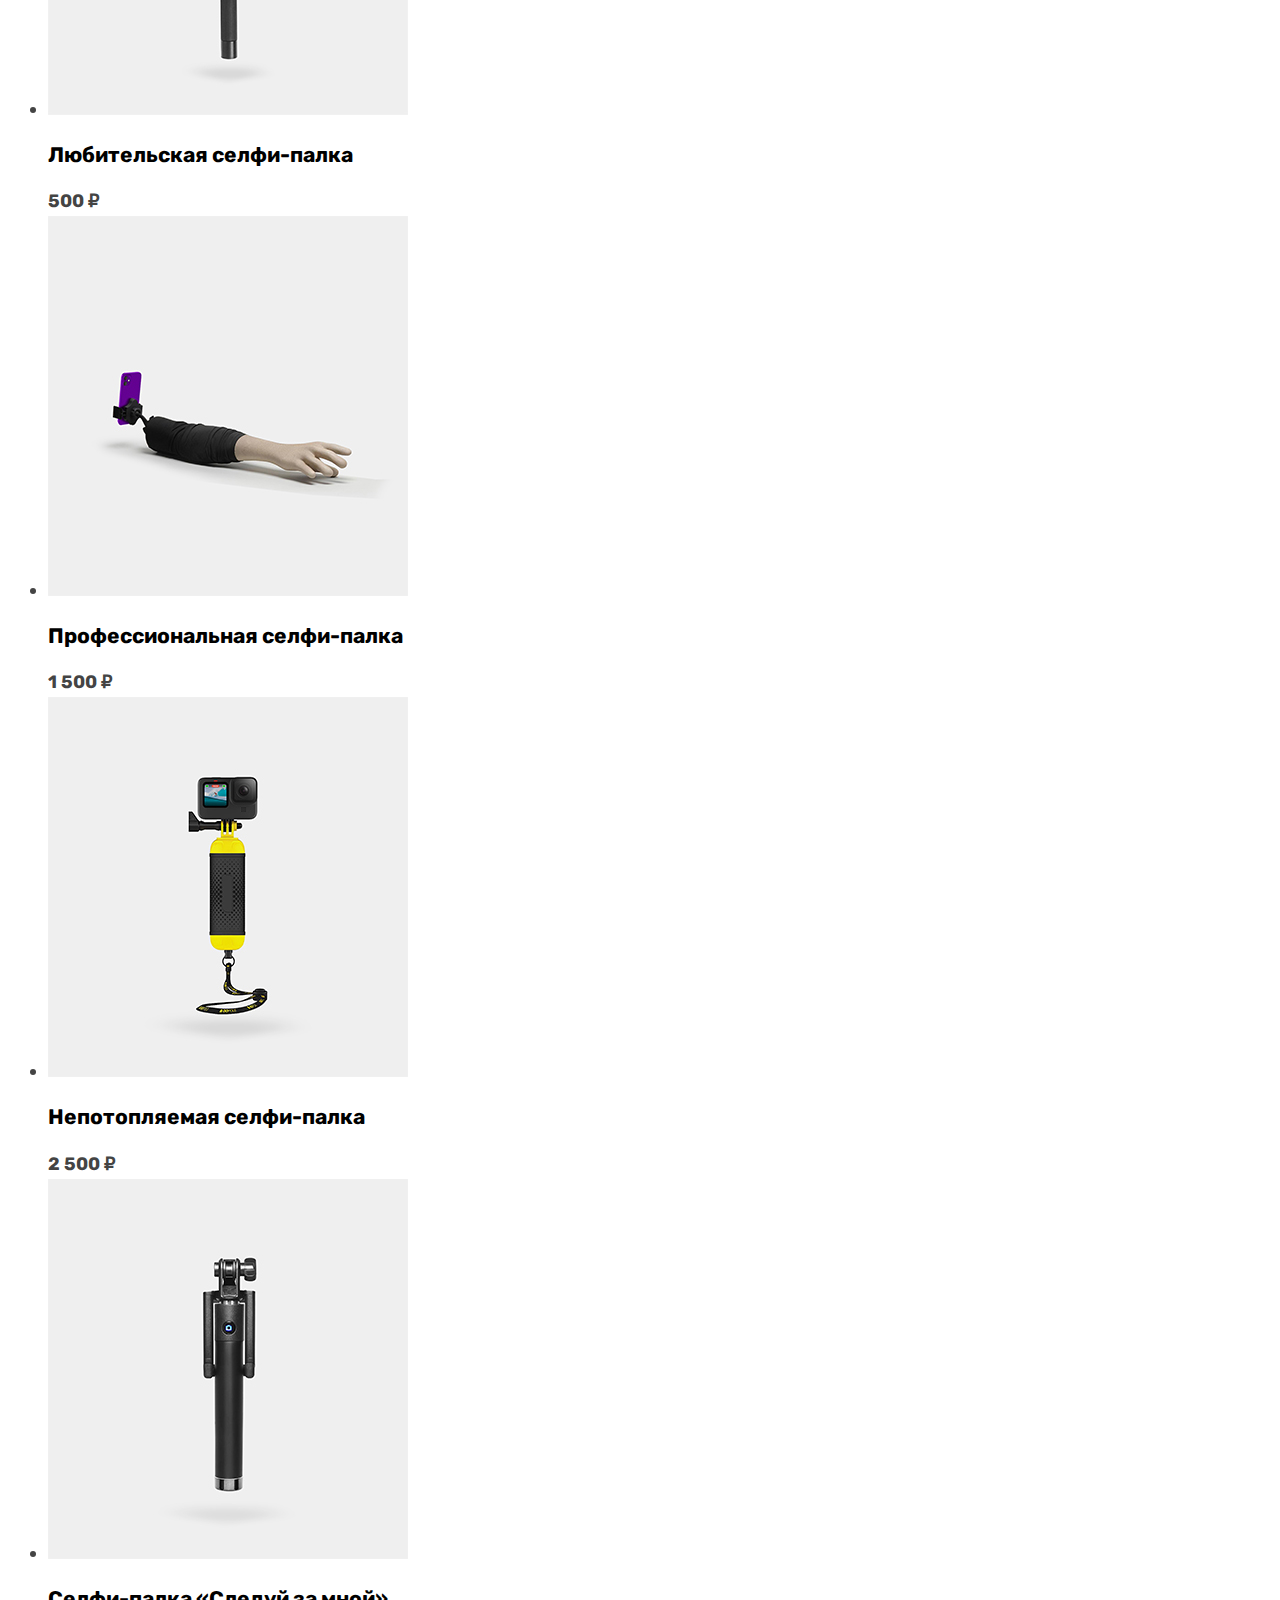
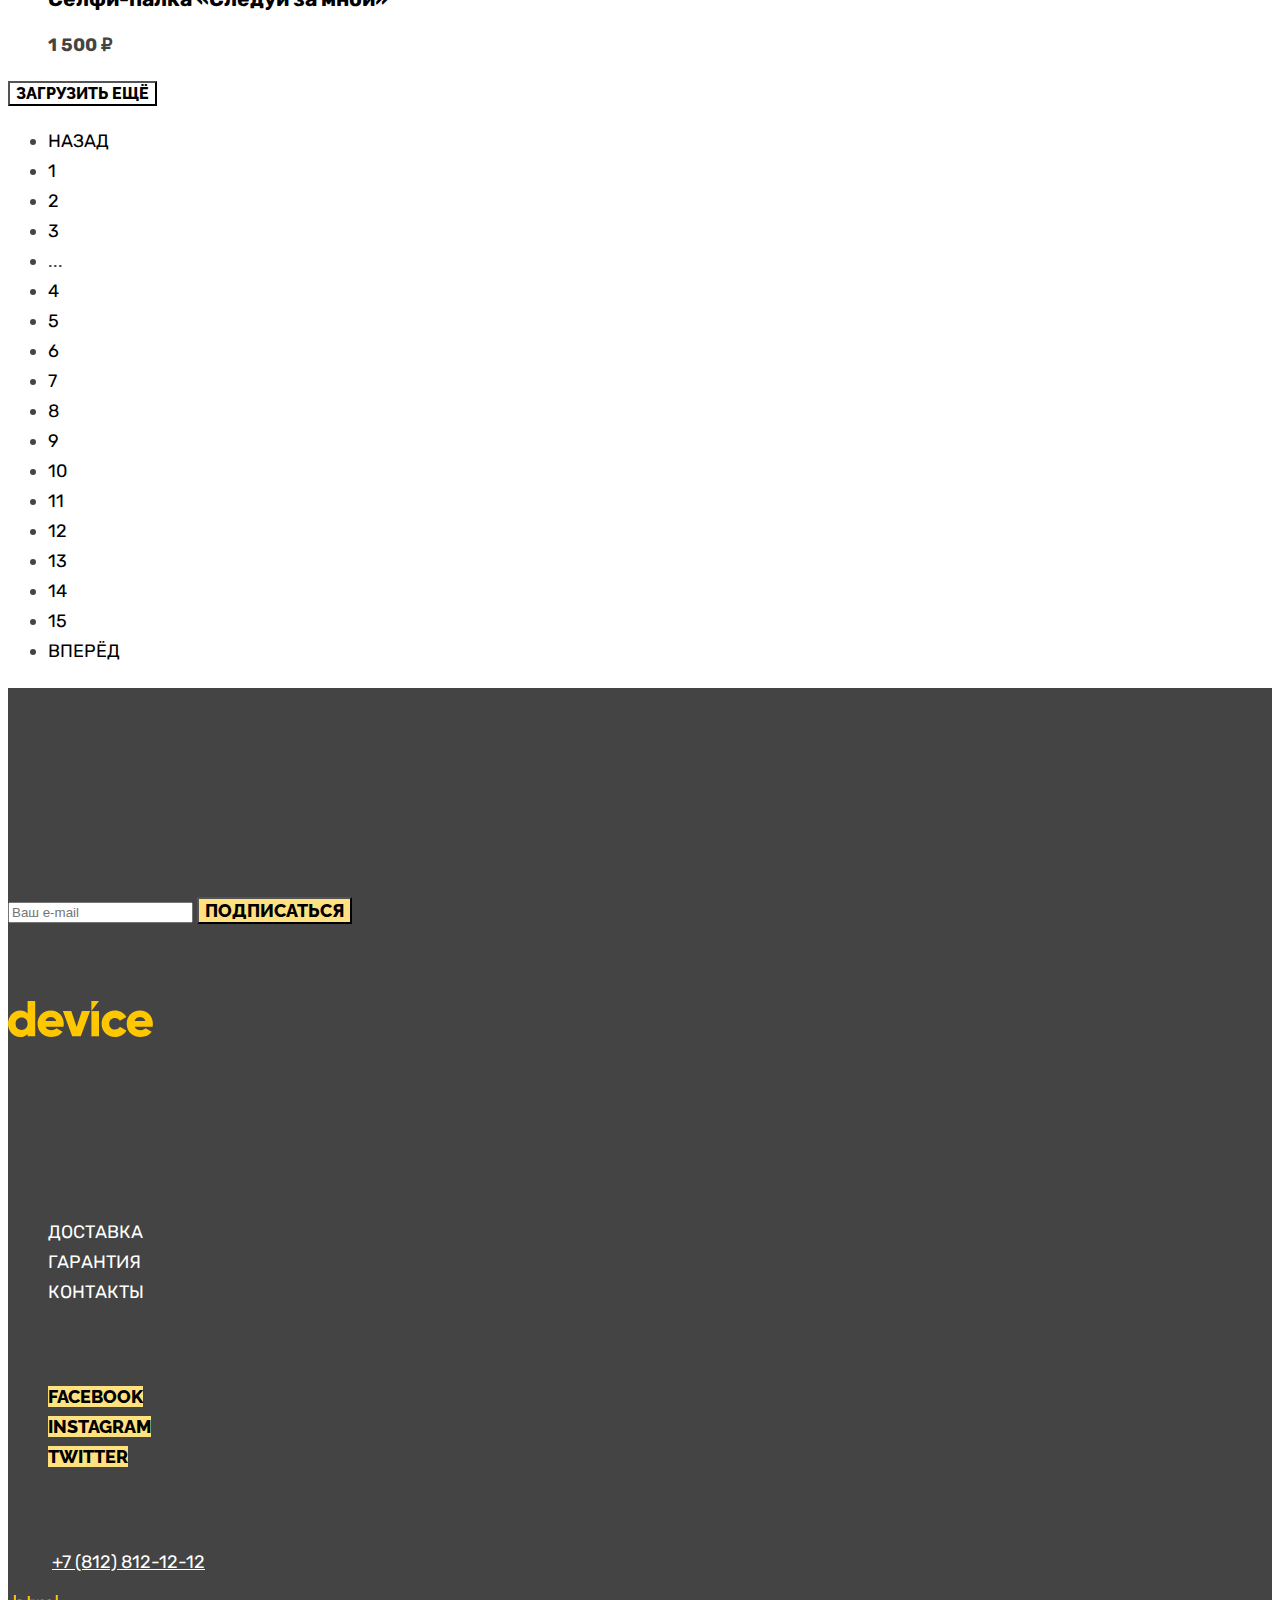
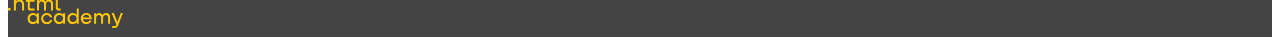
<file: 4/catalog.html>
<!DOCTYPE html>
<html lang="ru">
  <head>
    <meta charset="utf-8">
    <title>Каталог</title>
    <link rel="stylesheet" href="styles/styles.css">
    <base href="https://htmlacademy-htmlcss.github.io/1824919-device-33/4/">
</head>
  <body>
    <header class="page-header">
      <a>
        <img class="page-header-logo" width="145px" height="36px" src="images/logo.svg" alt="логотип сайта device">
      </a>
      <nav class="navigation">
        <ul class="navigation-list">
          <li class="navigation-item">
            <form action="https://echo.htmlacademy.ru/" method="get">
            <input class="navigation-field" name="search" type="search" placeholder="Текст поиска" required>   
            <button type="submit">поиск</button>
            </form>
          </li>
          <li class="navigation-item">
            <a class="navigation-link navigation-user" href="#">Коля Петухов</a>
          </li>
          <li>
            <a class="navigation-link navigation-user exit" href="#">Выйти</a>
          </li>
          <li class="navigation-item ">
            <a class="navigation-link navigation-user" href="#">Сравнить</a>
          </li>
          <li class="navigation-item">
            <a class="navigation-link navigation-user" href="#">Корзина</a>
          </li>
        </ul >
        <ul class="navigation-list ">
        <li class="navigation-item">
          <a class="navigation-link" href="catalog.html">каталог товаров</a>
          <span class="visually-hidden">Открыть каталог</span> <!--Надо ли здесь делать select и выпадающий список, только увидел в стайлгайде, что там есть перечень-->
        </li>
        <li class="navigation-item">
          <a class="navigation-link" href="#">доставка</a>
        </li>
        <li class="navigation-item">
          <a class="navigation-link" href="#">гарантия</a>
        </li>
        <li class="navigation-item">
          <a class="navigation-link" href="#">контакты</a>
        </li>
        </ul>
       </nav>
    </header>
    <main class="mane-inner">
      <header class="inner-header">
        <h1 class="inner-title title">Моноподы для селфи</h1>
        <ul class="breadcrumbs">
          <li class="breadcrumbs-item">
            <a class="breadcrumbs-link" href="index.html">Главная</a>
          </li>
          <li class="breadcrumbs-item">
            <a class="breadcrumbs-link">Каталог товаров</a>
          </li>
          <li class="breadcrumbs-item">
            <a class="breadcrumbs-link">Моноподы для селфи</a>
          </li>
        </ul>
      </header>
      <section class="catalog-products">
        <h2 class="catalog-title title">Фильтр:</h2>
        <form class="catalog-filter" action="https://echo.htmlacademy.ru/" method="get">
          <fieldset class="catalog-filter-group">
            <legend class="catalog-filter-title">Стоимость</legend>
            <input class="control-input" type="range" step="1" max="5000" min="0"> <!--Тут будет range? Но как сделать, чтобы 2-ве двигающиеся точки были?-->
          </fieldset>
          <fieldset class="catalog-filter-group">
            <legend class="catalog-filter-title">цвет</legend>
            <ul class="catalog-filter-list">
              <li class="catalog-filter-item">
                <label class="control">
                  <input class="control-input" type="checkbox" name="black" checked>
                  Черный
                </label>
              </li>
              <li class="catalog-filter-item">
                <label class="control">
                  <input class="control-input" type="checkbox" name="white" checked>
                  Белый
                </label>
              </li>
              <li class="catalog-filter-item">
                <label class="control">
                  <input class="control-input" type="checkbox" name="blue">
                  Синий
                </label>
              </li>
              <li class="catalog-filter-item">
                <label class="control">
                  <input class="control-input" type="checkbox" name="red">
                  Красный
                </label>
              </li>
              <li class="catalog-filter-item">
                <label class="control">
                  <input class="control-input" type="checkbox" name="pink">
                  Розовый
                </label>
              </li>
            </ul>
          </fieldset>
          <fieldset class="catalog-filter-group">
            <legend class="catalog-filter-title">Bluetooth</legend>
            <ul class="catalog-filter-list">
              <li class="catalog-filter-item">
                <label class="control">
                  <input class="control-input" type="radio" name="bluetooth" value="yes" checked>
                  Есть
                </label>
              </li>
              <li class="catalog-filter-item">
                <label class="control">
                  <input class="control-input" type="radio" name="bluetooth" value="no">
                  Нет
                </label>
              </li>
           </ul>
          </fieldset>
          <button type="submit" class="button">Показать</button>
        </form>
        <h2 class="catalog-title title">Сортировка:</h2>
        <select class="select-control" aria-label="Сортировка">
          <option value="popular">Популярное</option>
          <option value="cheap">Дешевое</option>
          <option value="expensive">Дорогое</option>
        </select>
        <ul class="select-control-list">
        <li class="select-control-item">
          <a href="#" class="select-control-button">
            <span class="visually-hidden">Показать сверху</span>
          </a>
        </li>
        <li class="select-control-item">
          <a href="#" class="select-control-button">
            <span class="visually-hidden">Показать снизу</span>
          </a>
        </li>
      </ul>
      <h2 class="visually-hidden">Товары</h2>
      <ul class="product-list">
        <li class="product-card">
          <a class="product-card-link" href="#">  <!--Почему не работают размеры?-->
            <img class="product-card-image" src="images/product-1.jpg" width="360px" height="380px" alt="Любительская
            селфи-палка">
            <h3 class="product-card-title">Любительская
              селфи-палка</h3>
            <b class="product-card-price">500 ₽</b>
          </a>
        </li>
        <li class="product-card">
          <a class="product-card-link" href="#">
            <img class="product-card-image" src="images/product-2.jpg"  width="360px" height="380px" alt="Профессиональная селфи-палка ">
            <h3 class="product-card-title">Профессиональная селфи-палка </h3>
            <b class="product-card-price">1 500 ₽</b>
          </a>
        </li>
        <li class="product-card">
          <a class="product-card-link" href="#">
            <img class="product-card-image" src="images/product-3.jpg"  width="360px" height="380px" alt="Непотопляемая
            селфи-палка">
            <h3 class="product-card-title">Непотопляемая
              селфи-палка</h3>
            <b class="product-card-price">2 500 ₽</b>
          </a>
        </li>
        <li class="product-card">
          <a class="product-card-link" href="#">
            <img class="product-card-image" src="images/product-4.jpg"  width="360px" height="380px" alt="Селфи-палка «Следуй за мной»">
            <h3 class="product-card-title">Селфи-палка «Следуй за мной»</h3>
            <b class="product-card-price">1 500 ₽</b>
          </a>
        </li>
      </ul>
      <button class="button button-pagination-show-more" type="button">загрузить ещё</button>
      <ul class="pagination">
        <li class="pagination-item">
          <a class="pagination-link pagination-prev">назад</a>
        </li>
        <li class="pagination-item"> 
          <a class="pagination-link" href="#">1</a>
        </li>
        <li class="pagination-item">
          <a class="pagination-link" href="#">2</a>
        </li>
        <li class="pagination-item">
          <a class="pagination-link" href="#">3</a>
        </li>
        <li class="pagination-item">
          <span class="pagination-short">...</span>
        </li>
        <li class="pagination-item">
          <a class="pagination-link" href="#">4</a>
        </li>
        <li class="pagination-item">
          <a class="pagination-link" href="#">5</a>
        </li>
        <li class="pagination-item">
          <a class="pagination-link" href="#">6</a>
        </li>
        <li class="pagination-item">
          <a class="pagination-link" href="#">7</a>
        </li>
        <li class="pagination-item">
          <a class="pagination-link" href="#">8</a>
        </li>
        <li class="pagination-item">
          <a class="pagination-link" href="#">9</a>
        </li>
        <li class="pagination-item">
          <a class="pagination-link" href="#">10</a>
        </li>
        <li class="pagination-item">
          <a class="pagination-link" href="#">11</a>
        </li>
        <li class="pagination-item">
          <a class="pagination-link" href="#">12</a>
        </li>
        <li class="pagination-item">
          <a class="pagination-link" href="#">13</a>
        </li>
        <li class="pagination-item">
          <a class="pagination-link" href="#">14</a>
        </li>
        <li class="pagination-item">
          <a class="pagination-link" href="#" >15</a>
        </li>
        <li class="pagination-item">
          <a class="pagination-link pagination-prev" href="#">вперёд</a>
        </li>
      </ul>
      </section>
    </main>
    <footer class="page-footer">
      <section class="newsletter">
          <h2 class="newsletter-title">Подпишитесь на рассылку</h2>
          <p class="newsletter-information">Еженедельный дайджест с обзорами новинок,<br>
            длительными тест-драйвами, распаковками, а также акции, <br>
            спецпредложения и вот это вот всё.</p>
            <p class="newsletter-text"><span class="visually-hidden">Есть</span>Это бесплатно</p>
        <form action="https://echo.htmlacademy.ru" class="newsletter-form">
          <input type="email" class="field" placeholder="Ваш e-mail" name="newsletter-email" required>
          <button type="submit" class="button newsletter-button">подписаться</button>
        </form>
      </section>
      <section class="footer-adress">
        <h2 class="visually-hidden">Адрес</h2>
        <img src="images/logo-footer.svg" width="145px" height="36px" class="footer-contacts-logo" alt="Магазин техники device">
        <p class="contacts-adress-text">Санкт-Петербург, набережная реки Карповки, 5, литера П.</p> 
        <span class="visually-hidden footer-adress-visual-line">Декоративная линия</span>
      </section>
      <section class="about-us-footer"> 
        <h2 class="visually-hidden">О нас</h2>
        <ul class="about-us-footer-list">
          <li class="about-us-footer-item">
            <a href="#" class="about-us-footer-link">доставка</a>
          </li>
          <li class="about-us-footer-item">
            <a href="#" class="about-us-footer-link">гарантия</a>
          </li>
          <li class="about-us-footer-item">
            <a href="#" class="about-us-footer-link">контакты</a> 
          </li>
        </ul>
      </section>
      <section class="social-footer">
        <h2 class="visually-hidden">Мы в социальных сетях</h2>
        <ul class="social-footer-list">
          <li class="social-footer-item">
            <a href="#" class="button social-button">
              <span class="visually-hidden">Facebook</span>
            </a>
          </li>
          <li class="social-footer-item">
            <a href="#" class="button social-button">
              <span class="visually-hidden">Instagram</span>
            </a>
          </li>
          <li class="social-footer-item">
            <a href="#" class="button social-button">
              <span class="visually-hidden">Twitter</span>
            </a>
          </li>
        </ul>
      </section>
      <section class="contacts-footer">
        <h2 class="visually-hidden">Контакты</h2>
        <p class="contacts-footer-text">Тел.: <a class="contacts-footer-phone" href="tel:88128121212"> +7 (812) 812-12-12</a></p>
      <a class="htmlacademy-link"><img class="htmlacademy-logo" width="115px" height="33px" src="images/logo-academy.svg" href="https://htmlacademy.ru/" alt=".html academy"></a>
      </section>
    </footer>
  </body>
</html>
</file>
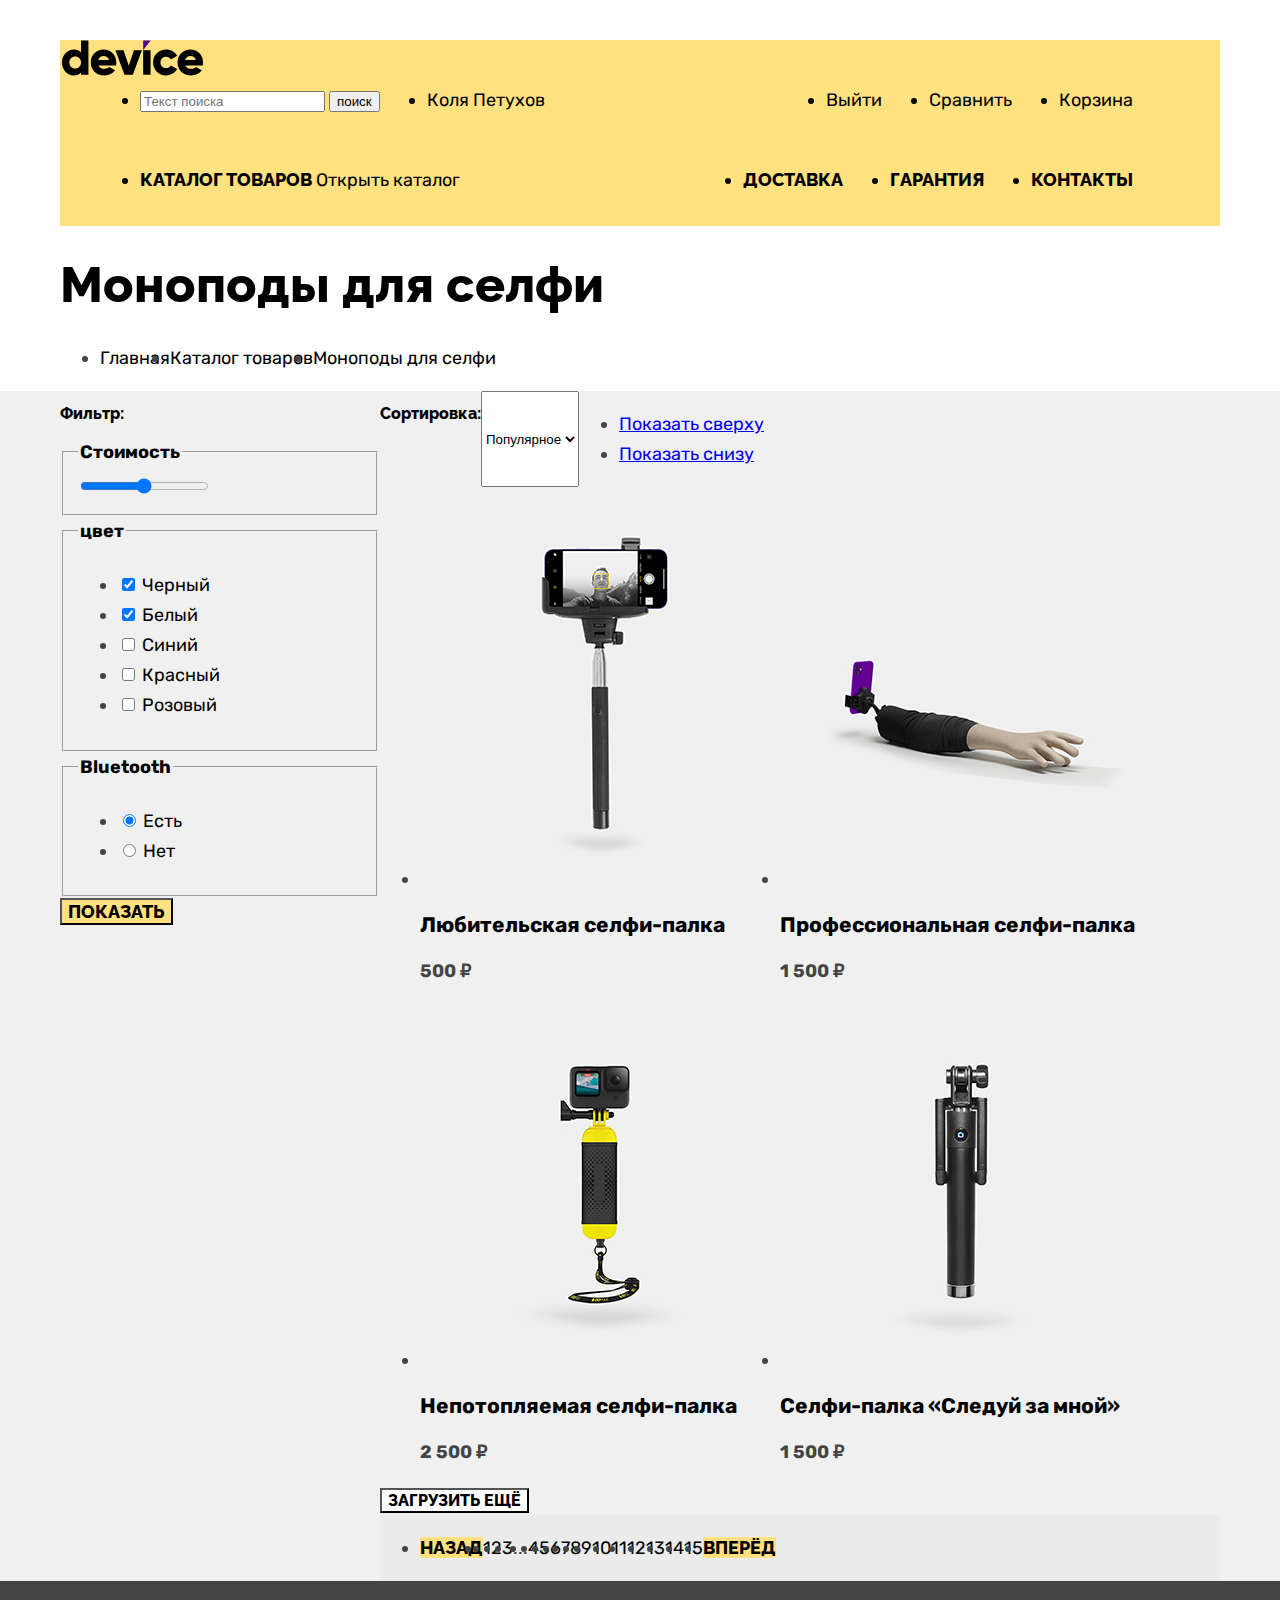
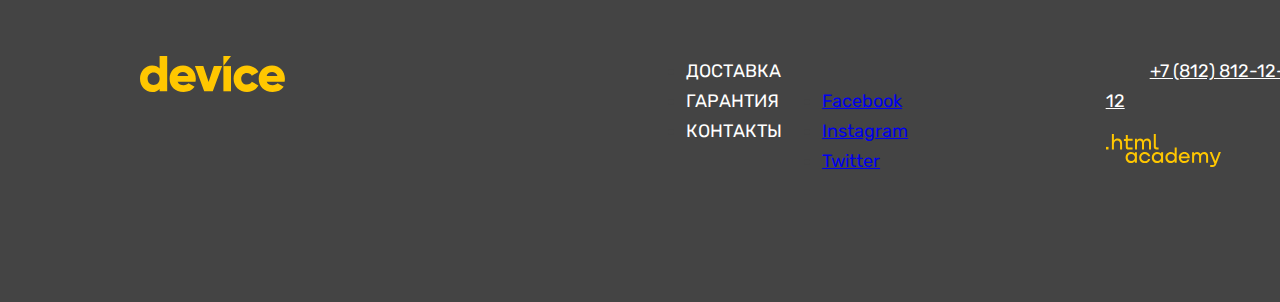
<file: 5/catalog.html>
<!DOCTYPE html>
<html lang="ru">
  <head>
    <meta charset="utf-8">
    <title>Каталог</title>
    <link rel="stylesheet" href="styles/styles.css">
    <base href="https://htmlacademy-htmlcss.github.io/1824919-device-33/5/">
</head>
  <body>
    <header class="page-header">
      <div class="header-container">
        <a>
          <img class="page-header-logo" width="145px" height="36px" src="images/logo.svg" alt="логотип сайта device">
        </a>
        <nav class="navigation">
          <ul class="navigation-list user-container">
            <li class="navigation-item">
              <form action="https://echo.htmlacademy.ru/" method="get">
              <input class="navigation-field" name="search" type="search" placeholder="Текст поиска" required>   
              <button type="submit">поиск</button>
              </form>
            </li>
            <li class="navigation-item navigation-user enter">
              <a class="navigation-link navigation-user" href="#">Коля Петухов</a>
            </li>
            <li class="navigation-item navigation-user">
              <a class="navigation-link navigation-user" href="#">Выйти</a>
            </li>
            <li class="navigation-item navigation-user">
              <a class="navigation-link navigation-user" href="#">Сравнить</a>
            </li>
            <li class="navigation-item navigation-user">
              <a class="navigation-link navigation-user" href="#">Корзина</a>
            </li>
          </ul >
          <ul class="navigation-list non-user-container">
          <li class="navigation-item catalog"> 
            <a class="navigation-link" href="catalog.html">каталог товаров</a>
            <span class="visually-hidden">Открыть каталог</span> <!--Надо ли здесь делать select и выпадающий список, только увидел в стайлгайде, что там есть перечень-->
          </li>
          <li class="navigation-item">
            <a class="navigation-link" href="#">доставка</a>
          </li>
          <li class="navigation-item">
            <a class="navigation-link" href="#">гарантия</a>
          </li>
          <li class="navigation-item">
            <a class="navigation-link" href="#">контакты</a>
          </li>
          </ul>
         </nav>
      </div>
    </header>
    <main class="main-inner">
      <header class="inner-header">
        <div class="inner-header-container">
          <h1 class="inner-title title">Моноподы для селфи</h1>
        <ul class="breadcrumbs">
          <li class="breadcrumbs-item">
            <a class="breadcrumbs-link" href="index.html">Главная</a>
          </li>
          <li class="breadcrumbs-item">
            <a class="breadcrumbs-link">Каталог товаров</a>
          </li>
          <li class="breadcrumbs-item">
            <a class="breadcrumbs-link">Моноподы для селфи</a>
          </li>
        </ul>
        </div>
      </header>
      <div class="main-inner-container">
        <section class="catalog-filter-container">
          <h2 class="catalog-title title">Фильтр:</h2>
          <form class="catalog-filter" action="https://echo.htmlacademy.ru/" method="get">
            <fieldset class="catalog-filter-group">
              <legend class="catalog-filter-title">Стоимость</legend>
              <input class="control-input" type="range" step="1" max="5000" min="0"> <!--Тут будет range? Но как сделать, чтобы 2-ве двигающиеся точки были?-->
            </fieldset>
            <fieldset class="catalog-filter-group">
              <legend class="catalog-filter-title">цвет</legend>
              <ul class="catalog-filter-list">
                <li class="catalog-filter-item">
                  <label class="control">
                    <input class="control-input" type="checkbox" name="black" checked>
                    Черный
                  </label>
                </li>
                <li class="catalog-filter-item">
                  <label class="control">
                    <input class="control-input" type="checkbox" name="white" checked>
                    Белый
                  </label>
                </li>
                <li class="catalog-filter-item">
                  <label class="control">
                    <input class="control-input" type="checkbox" name="blue">
                    Синий
                  </label>
                </li>
                <li class="catalog-filter-item">
                  <label class="control">
                    <input class="control-input" type="checkbox" name="red">
                    Красный
                  </label>
                </li>
                <li class="catalog-filter-item">
                  <label class="control">
                    <input class="control-input" type="checkbox" name="pink">
                    Розовый
                  </label>
                </li>
              </ul>
            </fieldset>
            <fieldset class="catalog-filter-group">
              <legend class="catalog-filter-title">Bluetooth</legend>
              <ul class="catalog-filter-list">
                <li class="catalog-filter-item">
                  <label class="control">
                    <input class="control-input" type="radio" name="bluetooth" value="yes" checked>
                    Есть
                  </label>
                </li>
                <li class="catalog-filter-item">
                  <label class="control">
                    <input class="control-input" type="radio" name="bluetooth" value="no">
                    Нет
                  </label>
                </li>
             </ul>
            </fieldset>
            <button type="submit" class="button">Показать</button>
          </form>
        </section>
        <section class="catalog-filter-container-second">
         <div class="filter-container">
          <h2 class="catalog-title title">Сортировка:</h2>
          <select class="select-control" aria-label="Сортировка">
            <option value="popular">Популярное</option>
            <option value="cheap">Дешевое</option>
            <option value="expensive">Дорогое</option>
          </select>
          <ul class="select-control-list">
            <li class="select-control-item">
              <a href="#" class="select-control-button">
                <span class="visually-hidden">Показать сверху</span>
              </a>
            </li>
            <li class="select-control-item">
              <a href="#" class="select-control-button">
                <span class="visually-hidden">Показать снизу</span>
              </a>
            </li>
          </ul>
         </div>
          <div class="catalog-container">
            <div class="catalog-content-container">
              <h2 class="visually-hidden" hidden>Товары</h2>
          <ul class="product-list">
            <li class="product-card">
              <a class="product-card-link" href="#">  <!--Почему не работают размеры?-->
                <img class="product-card-image" src="images/product-1.jpg" width="360px" height="380px" alt="Любительская
                селфи-палка">
                <h3 class="product-card-title">Любительская
                  селфи-палка</h3>
                <b class="product-card-price">500 ₽</b>
              </a>
            </li>
            <li class="product-card">
              <a class="product-card-link" href="#">
                <img class="product-card-image" src="images/product-2.jpg"  width="360px" height="380px" alt="Профессиональная селфи-палка ">
                <h3 class="product-card-title">Профессиональная селфи-палка </h3>
                <b class="product-card-price">1 500 ₽</b>
              </a>
            </li>
            <li class="product-card">
              <a class="product-card-link" href="#">
                <img class="product-card-image" src="images/product-3.jpg"  width="360px" height="380px" alt="Непотопляемая
                селфи-палка">
                <h3 class="product-card-title">Непотопляемая
                  селфи-палка</h3>
                <b class="product-card-price">2 500 ₽</b>
              </a>
            </li>
            <li class="product-card">
              <a class="product-card-link" href="#">
                <img class="product-card-image" src="images/product-4.jpg"  width="360px" height="380px" alt="Селфи-палка «Следуй за мной»">
                <h3 class="product-card-title">Селфи-палка «Следуй за мной»</h3>
                <b class="product-card-price">1 500 ₽</b>
              </a>
            </li>
          </ul>
            </div>
          <div class="catalog-button-container">
            <button class="button button-pagination-show-more" type="button">загрузить ещё</button>
          </div>
          <div class="pagination-container">
            <ul class="pagination">
              <li class="pagination-item">
                <a class=" button pagination-link pagination-prev">назад</a>
              </li>
              <li class="pagination-item"> 
                <a class="pagination-link" href="#">1</a>
              </li>
              <li class="pagination-item">
                <a class="pagination-link" href="#">2</a>
              </li>
              <li class="pagination-item">
                <a class="pagination-link" href="#">3</a>
              </li>
              <li class="pagination-item">
                <span class="pagination-short">...</span>
              </li>
              <li class="pagination-item">
                <a class="pagination-link" href="#">4</a>
              </li>
              <li class="pagination-item">
                <a class="pagination-link" href="#">5</a>
              </li>
              <li class="pagination-item">
                <a class="pagination-link" href="#">6</a>
              </li>
              <li class="pagination-item">
                <a class="pagination-link" href="#">7</a>
              </li>
              <li class="pagination-item">
                <a class="pagination-link" href="#">8</a>
              </li>
              <li class="pagination-item">
                <a class="pagination-link" href="#">9</a>
              </li>
              <li class="pagination-item">
                <a class="pagination-link" href="#">10</a>
              </li>
              <li class="pagination-item">
                <a class="pagination-link" href="#">11</a>
              </li>
              <li class="pagination-item">
                <a class="pagination-link" href="#">12</a>
              </li>
              <li class="pagination-item">
                <a class="pagination-link" href="#">13</a>
              </li>
              <li class="pagination-item">
                <a class="pagination-link" href="#">14</a>
              </li>
              <li class="pagination-item">
                <a class="pagination-link" href="#" >15</a>
              </li>
              <li class="pagination-item">
                <a class="button pagination-link pagination-prev" href="#">вперёд</a>
              </li>
            </ul>
          </div>
          </div>
        </section>
      </div>
    </main>
    <footer class="page-footer catalog-footer">
      <div class="page-footer-container">
        <section class="footer-adress">
          <h2 class="visually-hidden">Адрес</h2>
          <img src="images/logo-footer.svg" width="145px" height="36px" class="footer-contacts-logo" alt="Магазин техники device">
          <p class="contacts-adress-text">Санкт-Петербург, набережная реки Карповки, 5, литера П.</p> 
          <span class="visually-hidden footer-adress-visual-line">Декоративная линия</span>
        </section>
        <section class="about-us-footer"> 
          <h2 class="visually-hidden">О нас</h2>
          <ul class="about-us-footer-list">
            <li class="about-us-footer-item">
              <a href="#" class="about-us-footer-link">доставка</a>
            </li>
            <li class="about-us-footer-item">
              <a href="#" class="about-us-footer-link">гарантия</a>
            </li>
            <li class="about-us-footer-item">
              <a href="#" class="about-us-footer-link">контакты</a> 
            </li>
          </ul>
        </section>
        <section class="social-footer">
          <h2 class="visually-hidden">Мы в социальных сетях</h2>
          <ul class="social-footer-list">
            <li class="social-footer-item">
              <a href="#" class="social-button">
                <span class="visually-hidden">Facebook</span>
              </a>
            </li>
            <li class="social-footer-item">
              <a href="#" class="social-button">
                <span class="visually-hidden">Instagram</span>
              </a>
            </li>
            <li class="social-footer-item">
              <a href="#" class="social-button">
                <span class="visually-hidden">Twitter</span>
              </a>
            </li>
          </ul>
        </section>
        <section class="contacts-footer">
          <h2 class="visually-hidden">Контакты</h2>
          <p class="contacts-footer-text">Тел.: <a class="contacts-footer-phone" href="tel:88128121212"> +7 (812) 812-12-12</a></p>
        <a class="htmlacademy-link"  width="115px" height="33px" href="https://htmlacademy.ru/"><img class="htmlacademy-logo" src="images/logo-academy.svg" alt=".html academy"></a>
        </section>
      </div>
    </footer>
  </body>
</html>
</file>
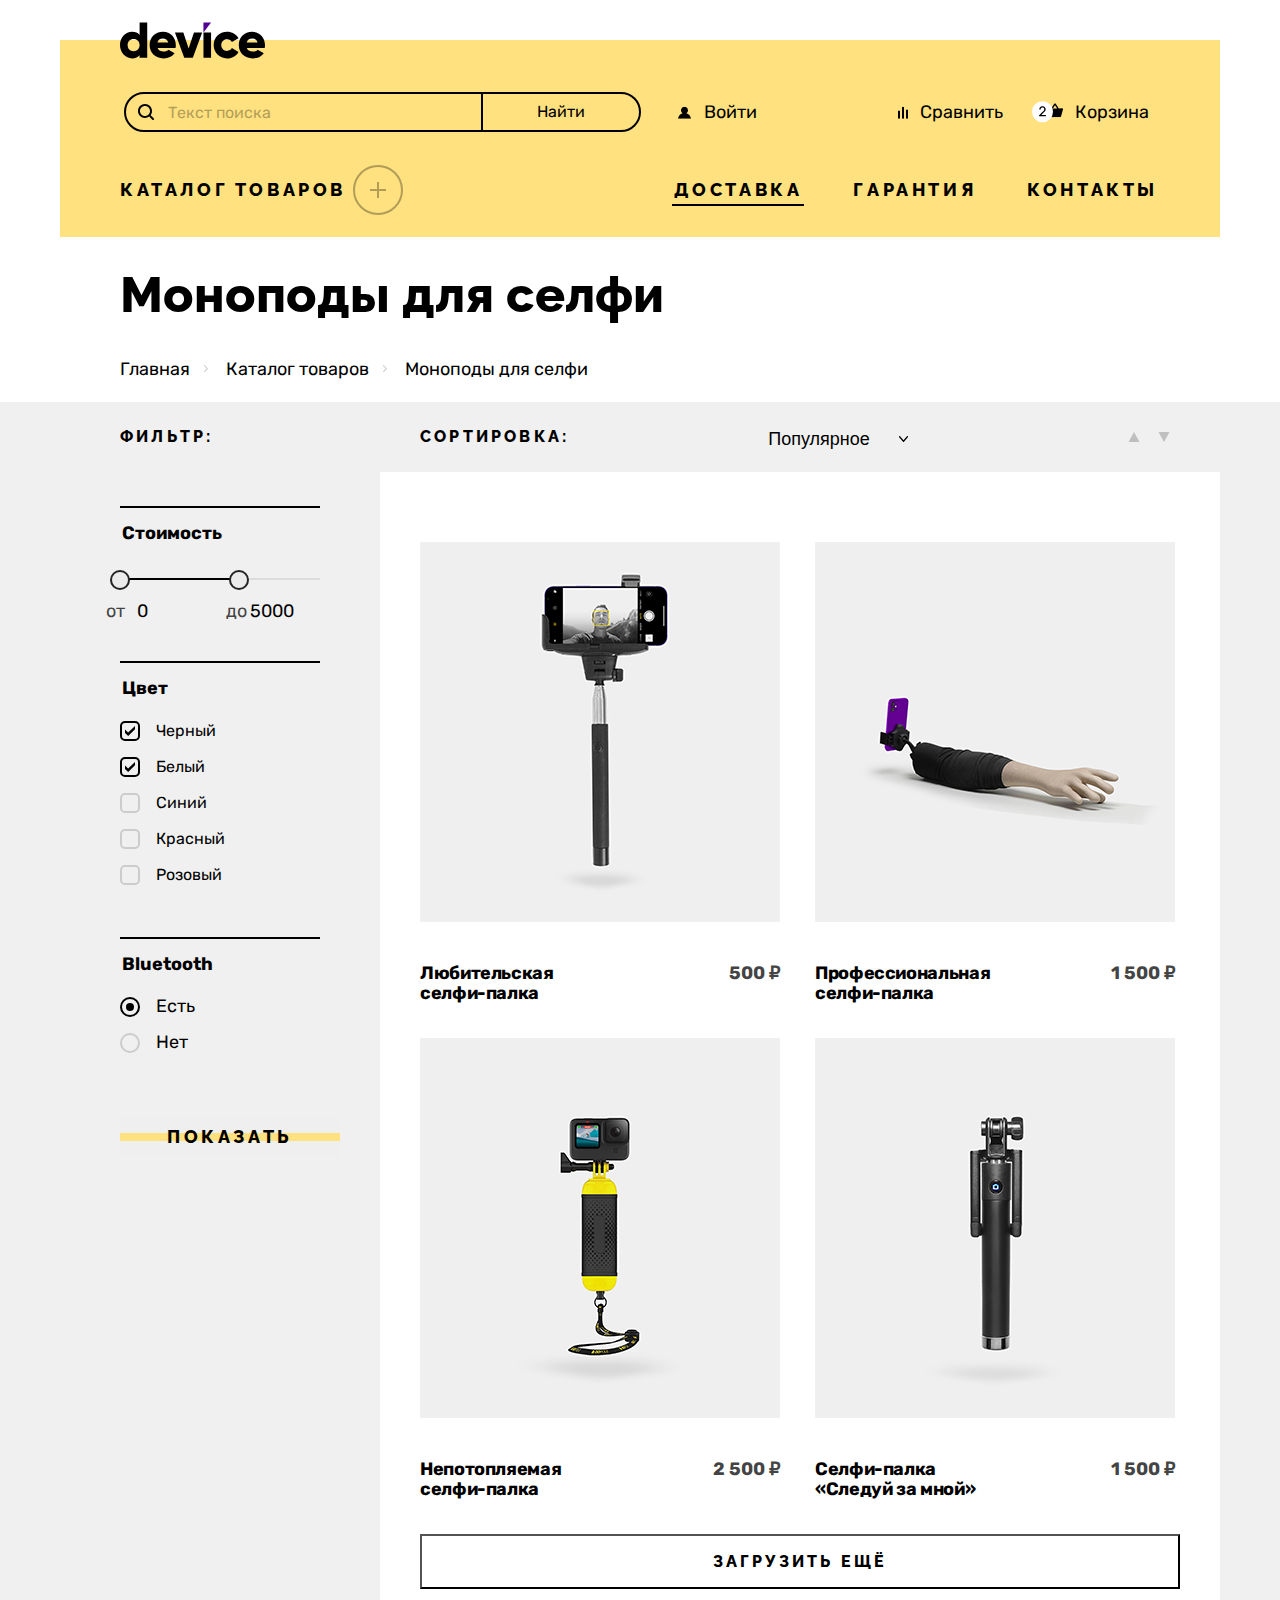
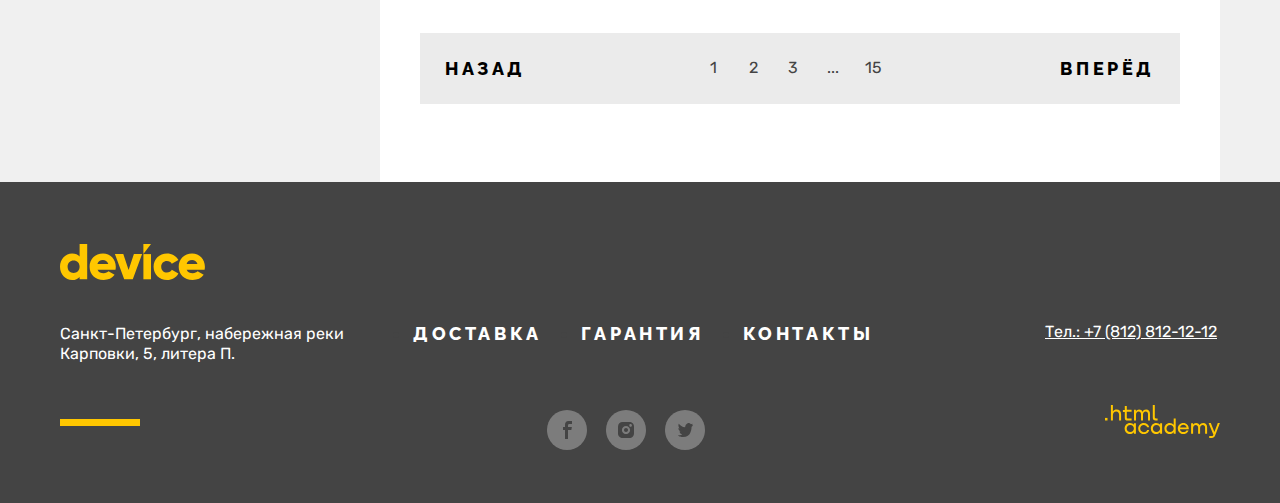
<file: master/catalog.html>
<!DOCTYPE html>
<html lang="ru">
  <head>
    <meta charset="utf-8">
    <title>Каталог</title>
    <link rel="stylesheet" href="styles/styles.css">
    <base href="https://htmlacademy-htmlcss.github.io/1824919-device-33/master/">
</head>
  <body>
     <header class="page-header">
      <div class="header-container">
        <h1 class="visually-hidden" hidden>Магазин техники "device"</h1>
      <a class="navigation-logo" href="#">
        <svg class="page-header-logo" aria-hidden="true" focusable="false" width="145" height="37" viewBox="0 0 145 37" fill="#510094" xmlns="http://www.w3.org/2000/svg">
          <path d="M27.219.389v35.3h-7.606v-2.4c-1.7 1.9-4.102 3.1-7.505 3.1-6.604 0-12.108-5.8-12.108-13.3 0-7.5 5.504-13.3 12.108-13.3 3.403 0 5.904 1.2 7.505 3.1V.389h7.606Zm-7.606 22.7c0-3.8-2.501-6.2-6.004-6.2-3.502 0-6.004 2.4-6.004 6.2 0 3.8 2.502 6.2 6.004 6.2 3.503-.1 6.004-2.4 6.004-6.2ZM43.73 29.589c2.101 0 3.803-.8 4.803-1.9l6.104 3.5c-2.501 3.4-6.204 5.2-11.007 5.2-8.606 0-14.01-5.8-14.01-13.3 0-7.5 5.404-13.3 13.41-13.3 7.404 0 12.808 5.7 12.808 13.3 0 1.1-.1 2.1-.3 3H37.626c1 2.6 3.302 3.5 6.104 3.5Zm4.603-9.1c-.8-2.9-3.102-4-5.404-4-2.902 0-4.803 1.4-5.504 4h10.908ZM82.156 10.489l-9.306 25.2h-8.606l-9.306-25.2h8.405l5.304 16 5.304-16h8.205ZM83.458 10.489h7.605v25.2h-7.605v-25.2ZM93.665 23.089c0-7.5 5.704-13.3 13.409-13.3 4.904 0 9.207 2.6 11.408 6.5l-6.604 3.8c-.901-1.8-2.702-2.8-4.904-2.8-3.302 0-5.704 2.4-5.704 5.8 0 3.5 2.402 5.8 5.704 5.8 2.202 0 4.103-1.1 4.904-2.8l6.604 3.8c-2.101 3.9-6.404 6.5-11.408 6.5-7.705 0-13.409-5.8-13.409-13.3ZM132.892 29.589c2.101 0 3.803-.8 4.803-1.9l6.104 3.5c-2.501 3.4-6.204 5.2-11.007 5.2-8.606 0-14.01-5.8-14.01-13.3 0-7.5 5.504-13.3 13.409-13.3 7.406 0 12.809 5.7 12.809 13.3 0 1.1-.1 2.1-.3 3h-17.912c1 2.6 3.302 3.5 6.104 3.5Zm4.703-9.1c-.8-2.9-3.102-4-5.404-4-2.902 0-4.803 1.4-5.503 4h10.907Z" fill="#000"/>
          <path d="M83.458.389v10.1l7.605-10.1h-7.605Z"/>
        </svg>
      </a>
      <nav class="navigation">
        <ul class="navigation-list user-container">
          <li class="navigation-item navigation-user search-item">
            <form  action="https://echo.htmlacademy.ru/" method="get">
              <svg class="search-icon" width="16" height="16" viewBox="0 0 16 16" fill="none" xmlns="http://www.w3.org/2000/svg">
                <path d="M15.7 14.3L12.6 11.2C13.5 10 14 8.6 14 7C14 3.1 10.9 0 7 0C3.1 0 0 3.1 0 7C0 10.9 3.1 14 7 14C8.6 14 10 13.5 11.2 12.6L14.3 15.7C14.5 15.9 14.7 16 15 16C15.6 16 16 15.6 16 15C16 14.8 15.9 14.5 15.7 14.3ZM2 7C2 4.2 4.2 2 7 2C9.8 2 12 4.2 12 7C12 9.8 9.8 12 7 12C4.2 12 2 9.8 2 7Z" fill="black"/>
                </svg>                
            <input class="header-navigation-field" name="search" type="search" placeholder="Текст поиска" required>   
            <button type="submit" class="search-button">
              <span class="search-button-text">Найти</span>
            </button>
            </form>
          </li>
          <li class="navigation-item navigation-user enter">
            <a class="navigation-link navigation-user-link login" href="#">
              <svg width="15" height="13" class="navigation-icon" aria-hidden="true" focusable="false"  viewBox="0 0 15 13" fill="#000" xmlns="http://www.w3.org/2000/svg"><g clip-path="url(#a)"><path d="M1 12.787h13c-.2-2.6-2.1-4.8-4.7-5.5 1-.6 1.7-1.7 1.7-3 0-1.9-1.6-3.5-3.5-3.5S4 2.387 4 4.287c0 1.3.7 2.4 1.7 3-2.6.7-4.5 2.9-4.7 5.5Z"/>
              </g><defs><clipPath id="a"><path fill="#fff" transform="translate(0 .787)" d="M0 0h15v12H0z"/></clipPath></defs></svg>
              Войти</a>
          </li>
          <li class="navigation-item navigation-user">
            <a class="navigation-link navigation-user-link compare" href="#">
              <svg width="10" height="13" viewBox="0 0 10 13" class="navigation-icon" aria-hidden="true" focusable="false" fill="#000" xmlns="http://www.w3.org/2000/svg"><g clip-path="url(#a)"><path d="M6 .787H4v12h2v-12ZM2 4.787H0v8h2v-8ZM10 3.787H8v9h2v-9Z"/></g><defs><clipPath id="a"><path fill="#fff" transform="translate(0 .787)" d="M0 0h10v12H0z"/></clipPath></defs></svg>
              Сравнить</a>
          </li>
          <li class="navigation-item navigation-user">
            <a class="navigation-link navigation-user-link basket" href="#">
              <svg width="31" height="22" class="navigation-icon" viewBox="0 0 31 22" aria-hidden="true" focusable="false" xmlns="http://www.w3.org/2000/svg">
                <g clip-path="url(#clip0_11503_3437)">
                <path d="M30.3 7.28699L26.8 7.48699L23.6 2.58699C23.5 2.38699 23.2 2.28699 23 2.28699C22.8 2.28699 22.5 2.38699 22.4 2.58699L19.2 7.48699H15.7C15.3 7.48699 15 7.78699 15 8.18699C15 8.28699 15 8.28699 15 8.38699L16.9 15.187C17.1 15.887 17.6 16.287 18.3 16.287H27.7C28.4 16.287 28.9 15.887 29.1 15.187L31 8.28699C31 8.18699 31 8.18699 31 8.08699C31 7.68699 30.7 7.28699 30.3 7.28699ZM23 4.18699L25.2 7.38699H20.9L23 4.18699Z" fill="black"/>
                </g>
                <circle cx="10.5" cy="10.787" r="10.5" fill="white"/>
                <path d="M7.3996 15.287C7.30627 15.287 7.22693 15.259 7.1616 15.203C7.1056 15.1377 7.0776 15.0583 7.0776 14.965V14.517C7.0776 14.3023 7.19427 14.097 7.4276 13.901L10.3956 10.933C11.1143 10.3357 11.6089 9.85032 11.8796 9.47699C12.1503 9.09432 12.2856 8.69299 12.2856 8.27299C12.2856 7.73165 12.1316 7.30699 11.8236 6.99899C11.5249 6.69099 11.0863 6.53699 10.5076 6.53699C9.96627 6.53699 9.53227 6.70032 9.2056 7.02699C8.87893 7.34432 8.67827 7.76899 8.6036 8.30099C8.58493 8.41299 8.53827 8.49699 8.4636 8.55299C8.39827 8.59965 8.3236 8.62299 8.2396 8.62299H7.5116C7.4276 8.62299 7.3576 8.59965 7.3016 8.55299C7.2456 8.49699 7.2176 8.43165 7.2176 8.35699C7.23627 7.85299 7.3716 7.37232 7.6236 6.91499C7.8756 6.44832 8.24427 6.07032 8.7296 5.78099C9.22427 5.48232 9.81694 5.33299 10.5076 5.33299C11.5623 5.33299 12.3556 5.60832 12.8876 6.15899C13.4289 6.70032 13.6996 7.39099 13.6996 8.23099C13.6996 8.81899 13.5503 9.35099 13.2516 9.82699C12.9623 10.2937 12.5096 10.7977 11.8936 11.339L9.2056 14.069H13.5736C13.6763 14.069 13.7556 14.1017 13.8116 14.167C13.8769 14.223 13.9096 14.2977 13.9096 14.391V14.965C13.9096 15.0583 13.8769 15.1377 13.8116 15.203C13.7463 15.259 13.6669 15.287 13.5736 15.287H7.3996Z" fill="black"/>
                <defs>
                <clipPath id="clip0_11503_3437">
                <rect width="16" height="14" fill="white" transform="translate(15 2.28699)"/>
                </clipPath>
                </defs>
                </svg>                
              Корзина</a>
          </li>
        </ul>
        <ul class="navigation-list non-user-container">
          <li class="navigation-item catalog">
            <a class="catalog-link navigation-link" href="catalog.html">
              <span class="catalog-link-text">каталог товаров</span>
              <svg   class="catalog-icon-current" width="50" height="50" viewBox="0 0 50 50" fill="none" xmlns="http://www.w3.org/2000/svg">
                <circle cx="25" cy="25" r="24" stroke="black" stroke-width="2"/>
                <g>
                <path d="M33 24H26V17H24V24H17V26H24V33H26V26H33V24Z" fill="black"/>
                </g>
              </svg>                   
              <svg  class="catalog-icon" width="50" height="50" viewBox="0 0 50 50" fill="none" xmlns="http://www.w3.org/2000/svg">
                <g>
                <path d="M49 25C49 38.2548 38.2548 49 25 49C11.7452 49 1 38.2548 1 25C1 11.7452 11.7452 1 25 1C38.2548 1 49 11.7452 49 25Z" stroke="black" stroke-width="2"/>
                <path d="M33 24H17V26H33V24Z" fill="black"/>
                </g>
                </svg>
            </a>
            <ul class="catalog-list">
              <li class="catalog-item">
                <a class="subtitle" href="#">Виртуальная реальность</a>
              </li>
              <li class="catalog-item">
                <a class="subtitle" href="#">Фитнес-браслеты</a>
              </li>
              <li class="catalog-item">
                <a class="subtitle subtitle-current" href="#">Квадрокоптеры</a>
              </li>
              <li class="catalog-item">
                <a class="subtitle" href="#">Моноподы для селфи</a>
              </li>
              <li class="catalog-item">
                <a class="subtitle" href="#">Умные часы</a>
              </li>
              <li class="catalog-item">
                <a class="subtitle" href="#">Экшн-камеры</a>
              </li>
            </ul>
          </li>
          <li class="navigation-item">
            <a class="navigation-link-current navigation-link" href="#">доставка</a>
          </li>
          <li class="navigation-item">
            <a class="navigation-link" href="#">гарантия</a>
          </li>
          <li class="navigation-item">
            <a class="navigation-link" href="#">контакты</a>
          </li>
        </ul>
       </nav>
      </div>
    </header>
    <main class="main-inner">
      <header class="inner-header">
        <div class="inner-header-container">
          <h1 class="inner-title title">Моноподы для селфи</h1>
        <ul class="breadcrumbs">
          <li class="breadcrumbs-item">
            <a class="breadcrumbs-link" href="index.html">Главная</a>
          </li>
          <li class="breadcrumbs-item">
            <a href="#" class="breadcrumbs-link">Каталог товаров</a>
          </li>
          <li class="breadcrumbs-item">
            <a href="#" class="breadcrumbs-link">Моноподы для селфи</a>
          </li>
        </ul>
        </div>
      </header>
      <div class="main-inner-container">
        <section class="catalog-filter-container">
          <h2 class="filter catalog-title title">Фильтр:</h2>
          <form class="catalog-filter" action="https://echo.htmlacademy.ru/" method="get">
            <fieldset class="catalog-filter-group">
              <legend class="catalog-filter-title cost-title">Стоимость</legend>
              <div class="range">
                <div class="range-scale">
                  <div class="range-bar" style="left: 0px; width: 119px">
                    <button class="range-toggle toggle-min">
                      <span class="visually-hidden">Изменить минимальную цену.</span>
                    </button>
                    <button class="range-toggle toggle-max">
                      <span class="visually-hidden">Изменить максимальную цену.</span>
                    </button>
                  </div>
                </div>
                <div class="range-wrapper-inputs">
                  <label class="catalog-filter-label">
                    от <input class="range-input" type="number" value="0" name="min-price">
                  </label>
                  <label class="catalog-filter-label">
                    до <input class="range-input" type="number" value="5000" name="max-price"  style="width: 45px">
                  </label>
                </div>
              </div>
            </fieldset>
            <fieldset class="catalog-filter-group">
              <legend class="catalog-filter-title">Цвет</legend>
              <ul class="catalog-filter-list">
                <li class="catalog-filter-item">
                  <label class="control">
                    <input class="visually-hidden control-input" type="checkbox" name="black" checked>
                    <span class="control-mark"></span>
                    <span class="control-label">Черный</span>
                  </label>
                </li>
                <li class="catalog-filter-item">
                  <label class="control">
                    <input class="visually-hidden control-input" type="checkbox" name="white" checked>
                    <span class="control-mark"></span>
                    <span class="control-label">Белый</span>
                  </label>
                </li>
                <li class="catalog-filter-item">
                  <label class="control">
                    <input class="visually-hidden control-input" type="checkbox" name="blue">
                    <span class="control-mark"></span>
                    <span class="control-label">Синий</span>
                  </label>
                </li>
                <li class="catalog-filter-item">
                  <label class="control">
                    <input class="visually-hidden control-input" type="checkbox" name="red">
                    <span class="control-mark"></span>
                    <span class="control-label">Красный</span>
                  </label>
                </li>
                <li class="catalog-filter-item">
                  <label class="control">
                    <input class="visually-hidden control-input" type="checkbox" name="pink">
                    <span class="control-mark"></span>
                    <span class="control-label">Розовый</span>
                  </label>
                </li>
              </ul>
            </fieldset>
            <fieldset class="catalog-filter-group">
              <legend class="catalog-filter-title">Bluetooth</legend>
              <ul class="catalog-filter-list">
                <li class="catalog-filter-item">
                  <label class="control">
                    <input class="visually-hidden control-input" type="radio" name="bluetooth" value="yes" checked>
                    <span class="control-mark"></span>
                    Есть
                  </label>
                </li>
                <li class="catalog-filter-item">
                  <label class="control">
                    <input class="visually-hidden control-input" type="radio" name="bluetooth" value="no">
                    <span class="control-mark"></span>
                    Нет
                  </label>
                </li>
             </ul>
            </fieldset>
            <button type="submit" class="button filter-button main-button">
              <span class="filter-button-text">Показать</span>
            </button>
          </form>
        </section>
        <section class="catalog-filter-container-second">
         <div class="filter-container">
          <h2 class="catalog-title title">Сортировка:</h2>
          <select class="select-control" aria-label="Сортировка">
            <option value="popular">Популярное</option>
            <option value="cheap">Дешевое</option>
            <option value="expensive">Дорогое</option>
          </select>
          <ul class="select-control-list">
            <li class="select-control-item">
              <a href="#" class="select-control-button">
                <svg class="select-control-button-icon" width="12" height="10" viewBox="0 0 12 10" fill="none" xmlns="http://www.w3.org/2000/svg">
                  <g clip-path="url(#clip0_11478_2978)">
                  <path d="M6 0L11.5 10H0.5" fill="black"/>
                  </g>
                  <defs>
                  <clipPath id="clip0_11478_2978">
                  <rect width="11" height="10" fill="white" transform="translate(0.5)"/>
                  </clipPath>
                  </defs>
                </svg>                                
                <span class="visually-hidden">Показать сверху</span>
              </a>
            </li>
            <li class="select-control-item">
              <a href="#" class="select-control-button">
                <svg width="12" height="10" class="select-control-button-icon" viewBox="0 0 12 10" fill="black" xmlns="http://www.w3.org/2000/svg">
                  <g clip-path="url(#clip0_21345_318)">
                  <path d="M6 10L0.499999 9.61651e-07L11.5 0" fill="black"/>
                  </g>
                  <defs>
                  <clipPath id="clip0_21345_318">
                  <rect width="11" height="10" fill="white" transform="translate(11.5 10) rotate(180)"/>
                  </clipPath>
                  </defs>
                  </svg>                  
                <span class="visually-hidden">Показать снизу</span>
              </a>
            </li>
          </ul>
         </div>
          <div class="catalog-container">
            <div class="catalog-content-container">
              <h2 class="visually-hidden" hidden>Товары</h2>
          <ul class="product-list">
            <li class="product-card">
              <a class="product-card-link" href="#">
                <img class="product-card-image" src="images/product-1.jpg" width="360px" height="380px" alt="Любительская
                селфи-палка">
                <span class="product-button">ПОДРОБНЕЕ</span>
                <div class="product-card-information-container">
                  <h3 class="product-card-title">Любительская селфи-палка</h3>
                  <b class="product-card-price">500 ₽</b>
              </div>
              </a>
            </li>
            <li class="product-card">
              <a class="product-card-link product-card-link-news" href="#">
                <img class="product-card-image" src="images/product-2.jpg"  width="360px" height="380px" alt="Профессиональная селфи-палка ">
                <span class="product-button">ПОДРОБНЕЕ</span>
                <div class="product-card-information-container">
                  <h3 class="product-card-title">Профессиональная селфи-палка </h3>
                  <b class="product-card-price">1 500 ₽</b>
                </div>
              </a>
            </li>
            <li class="product-card">
              <a class="product-card-link" href="#">
                <img class="product-card-image" src="images/product-3.jpg"  width="360px" height="380px" alt="Непотопляемая
                селфи-палка">
                <span class="product-button">ПОДРОБНЕЕ</span>
                <div class="product-card-information-container">
                  <h3 class="product-card-title">Непотопляемая
                    селфи-палка</h3>
                  <b class="product-card-price">2 500 ₽</b>
                </div>
              </a>
            </li>
            <li class="product-card">
              <a class="product-card-link" href="#">
                <img class="product-card-image" src="images/product-4.jpg"  width="360px" height="380px" alt="Селфи-палка «Следуй за мной»">
                <span class="product-button">ПОДРОБНЕЕ</span>
                <div class="product-card-information-container">
                  <h3 class="product-card-title">Селфи-палка «Следуй за мной»</h3>
                  <b class="product-card-price">1 500 ₽</b>
                </div>
              </a>
            </li>
          </ul>
            </div>
          <div class="catalog-button-container">
            <button class="button button-pagination-show-more" type="button">загрузить ещё</button>
          </div>
          <div class="pagination-container">
            <ul class="pagination">
              <li class="pagination-item-button">
                <a href="#" class=" button pagination-link-button pagination-prev">назад</a>
              </li>
              <li class="pagination-item"> 
                <a class="pagination-link" href="#">1</a>
              </li>
              <li class="pagination-item">
                <a class="pagination-link" href="#">2</a>
              </li>
              <li class="pagination-item">
                <a class="pagination-link" href="#">3</a>
              </li>
              <li class="pagination-item">
                <span class="pagination-link">...</span>
              </li>
              <li class="pagination-item">
                <a class="pagination-link" href="#" >15</a>
              </li>
              <li class="pagination-item-button">
                <a class="button pagination-link-button pagination-prev" href="#">вперёд</a>
              </li>
            </ul>
          </div>
          </div>
        </section>
      </div>
    </main>
    <footer class="page-footer">
      <div class="page-footer-container">
        <section class="footer-adress">
          <h2 class="visually-hidden">Адрес</h2>
          <a class="footer-contacts-logo-link" href="#">
            <svg width="145" height="36" class="footer-contacts-logo" viewBox="0 0 145 36" fill="none" xmlns="http://www.w3.org/2000/svg">
            <path d="M27.2 0V35.3H19.6V32.9C17.9 34.8 15.5 36 12.1 36C5.5 36 0 30.2 0 22.7C0 15.2 5.5 9.4 12.1 9.4C15.5 9.4 18 10.6 19.6 12.5V0H27.2ZM19.6 22.7C19.6 18.9 17.1 16.5 13.6 16.5C10.1 16.5 7.6 18.9 7.6 22.7C7.6 26.5 10.1 28.9 13.6 28.9C17.1 28.8 19.6 26.5 19.6 22.7Z" fill="#FFC700"/>
            <path d="M43.7 29.1999C45.8 29.1999 47.5 28.3999 48.5 27.2999L54.6 30.7999C52.1 34.1999 48.4 35.9999 43.6 35.9999C35 35.9999 29.6 30.1999 29.6 22.6999C29.6 15.1999 35 9.3999 43 9.3999C50.4 9.3999 55.8 15.0999 55.8 22.6999C55.8 23.7999 55.7 24.7999 55.5 25.6999H37.6C38.6 28.2999 40.9 29.1999 43.7 29.1999ZM48.3 20.0999C47.5 17.1999 45.2 16.0999 42.9 16.0999C40 16.0999 38.1 17.4999 37.4 20.0999H48.3Z" fill="#FFC700"/>
            <path d="M82.1 10.1001L72.8 35.3001H64.2L54.9 10.1001H63.3L68.6 26.1001L73.9 10.1001C73.9 10.1001 82.1 10.1001 82.1 10.1001Z" fill="#FFC700"/>
            <path d="M83.4 10.1001H91V35.3001H83.4V10.1001Z" fill="#FFC700"/>
            <path d="M93.6 22.6999C93.6 15.1999 99.3 9.3999 107 9.3999C111.9 9.3999 116.2 11.9999 118.4 15.8999L111.8 19.6999C110.9 17.8999 109.1 16.8999 106.9 16.8999C103.6 16.8999 101.2 19.2999 101.2 22.6999C101.2 26.1999 103.6 28.4999 106.9 28.4999C109.1 28.4999 111 27.3999 111.8 25.6999L118.4 29.4999C116.3 33.3999 112 35.9999 107 35.9999C99.3 35.9999 93.6 30.1999 93.6 22.6999Z" fill="#FFC700"/>
            <path d="M132.8 29.1999C134.9 29.1999 136.6 28.3999 137.6 27.2999L143.7 30.7999C141.2 34.1999 137.5 35.9999 132.7 35.9999C124.1 35.9999 118.7 30.1999 118.7 22.6999C118.7 15.1999 124.2 9.3999 132.1 9.3999C139.5 9.3999 144.9 15.0999 144.9 22.6999C144.9 23.7999 144.8 24.7999 144.6 25.6999H126.7C127.7 28.2999 130 29.1999 132.8 29.1999ZM137.5 20.0999C136.7 17.1999 134.4 16.0999 132.1 16.0999C129.2 16.0999 127.3 17.4999 126.6 20.0999H137.5Z" fill="#FFC700"/>
            <path d="M83.4 0V10.1L91 0H83.4Z" fill="#FFC700"/>
            </svg>
          </a>
          <p class="contacts-adress-text adress-footer-text">Санкт-Петербург, набережная реки Карповки, 5, литера П.</p> 
          <span class="visually-hidden footer-adress-visual-line">Декоративная линия</span>
        </section>
        <div class="about-us-social-container">
          <section class="about-us-footer"> 
            <h2 class="visually-hidden">О нас</h2>
            <ul class="about-us-footer-list">
              <li class="about-us-footer-item">
                <a href="#" class="about-us-footer-link">доставка
                  <div class="decoration"></div>
                </a>
              </li>
              <li class="about-us-footer-item">
                <a href="#" class="about-us-footer-link">гарантия
                  <div class="decoration"></div>
                </a>
              </li>
              <li class="about-us-footer-item">
                <a href="#" class="about-us-footer-link">контакты
                  <div class="decoration"></div>
                </a> 
              </li>
            </ul>
          </section>
          <section class="social-footer">
            <h2 class="visually-hidden">Мы в социальных сетях</h2>
            <ul class="social-footer-list">
              <li class="social-footer-item">
                <a href="#" class="social-button">
                  <svg width="40" height="40" viewBox="0 0 40 40" class="social-icon" fill="none" xmlns="http://www.w3.org/2000/svg">
                    <circle class="circle" cx="20" cy="20" r="20" fill="white" fill-opacity="0.3"/>
                    <path class="circle-icon" d="M22.5 14H25V11H21.6C18.8 11 18 12.7 18 15.2V17H16V20H18V29H21V20H24.3L24.9 17H21V15.5C21 14.7 21.3 14 22.5 14Z" fill="#444444"/>
                    </svg>                                     
                    <span class="visually-hidden">Facebook</span>
                </a>
              </li>
              <li class="social-footer-item">
                <a href="#" class="social-button">
                  <svg width="40" height="40" viewBox="0 0 40 40" class="social-icon" fill="none" xmlns="http://www.w3.org/2000/svg">
                    <circle class="circle" cx="20" cy="20" r="20" fill="white" fill-opacity="0.3"/>
                    <path class="circle-icon" d="M20 22C21.1046 22 22 21.1046 22 20C22 18.8954 21.1046 18 20 18C18.8954 18 18 18.8954 18 20C18 21.1046 18.8954 22 20 22Z" fill="#444444"/>
                    <path class="circle-icon" d="M26.7 13.3C25.8 12.4 24.7 12 23.3 12H16.7C13.9 12 12 13.9 12 16.7V23.3C12 24.7 12.4 25.9 13.4 26.7C14.3 27.6 15.4 28 16.7 28H23.3C24.7 28 25.9 27.6 26.7 26.7C27.5 25.8 28 24.7 28 23.3V16.7C28 15.3 27.6 14.1 26.7 13.3ZM20 24.1C17.8 24.1 15.9 22.3 15.9 20C15.9 17.7 17.8 15.9 20 15.9C22.2 15.9 24.1 17.7 24.1 20C24.1 22.3 22.2 24.1 20 24.1ZM24.6 16.7C23.9 16.7 23.3 16.2 23.3 15.4C23.3 14.6 23.8 14.1 24.6 14.1C25.3 14.1 25.9 14.7 25.9 15.4C25.9 16.1 25.3 16.7 24.6 16.7Z" fill="#444444"/>
                    </svg>                    
                  <span class="visually-hidden">Instagram</span>
                </a>
              </li>
              <li class="social-footer-item">
                <a href="#" class="social-button">
                  <svg width="40" height="40" viewBox="0 0 40 40" class="social-icon" fill="none" xmlns="http://www.w3.org/2000/svg">
                    <circle class="circle" cx="20" cy="20" r="20" fill="white" fill-opacity="0.3"/>
                    <path class="circle-icon" d="M22.7 13.1551C24.2 12.6551 25.3 13.4551 25.9 14.2551C26.4 14.0551 27 13.8551 27.6 13.6551C27.6 14.4551 27.1 15.0551 26.8 15.2551C27.5 15.4551 28 14.8551 28 14.8551C27.9 15.7551 27.1 16.5551 26.6 16.7551C26.4 23.0551 23.8 27.1551 17.7 27.0551C17.2 27.0551 17.8 27.0551 17.3 27.0551C17 27.0551 13.6 26.6551 13 25.2551C15 25.4551 16.4 24.8551 17.1 24.1551C16.3 23.8551 14.7 23.7551 14.5 21.3551C14.8 21.5551 15 21.6551 15.6 21.5551C14.5 20.7551 13.3 20.0551 13.4 18.0551C13.7 18.3551 14.3 18.5551 14.6 18.4551C14 18.2551 12.8 15.3551 13.8 13.8551C15.4 15.5551 17.1 17.2551 20.1 17.3551C20.3 15.2551 21.1 13.8551 22.7 13.1551Z" fill="#444444"/>
                    </svg>                    
                  <span class="visually-hidden">Twitter</span>
                </a>
              </li>
            </li>
            </ul>
          </section>
        </div>
        <section class="contacts-footer">
          <h2 class="visually-hidden">Контакты</h2>
          <a class="contacts-footer-phone" href="tel:88128121212">Тел.: +7 (812) 812-12-12</a>
        <a class="htmlacademy-link" href="https://htmlacademy.ru/">
          <svg class="htmlacademy-logo" width="115" height="33" viewBox="0 0 115 33" xmlns="http://www.w3.org/2000/svg">
            <path d="M0 12.9V15.5H2.5V12.9H0Z"/>
            <path d="M11.6 4.5C10 4.5 8.8 5.2 8 6.2H7.9V0H5.9V15.5H7.9V10.2C7.9 8.1 9.2 6.6 11.2 6.6C13 6.6 14.1 8 14.1 9.8V15.5H16.1V9.4C16.2 6.4 14.3 4.5 11.6 4.5Z"/>
            <path d="M26.6 4.8H21.8V1.1H19.8V4.9H17.9V6.9H19.8V12.9C19.8 14.6 20.8 15.6 22.5 15.6H26.6V13.6H22.9C22.2 13.6 21.8 13.2 21.8 12.5V6.8H26.6V4.8Z"/>
            <path d="M41.1 4.6C39.5 4.6 38.2 5.4 37.6 6.7H37.5C36.9 5.5 35.7 4.6 34.1 4.6C32.7 4.6 31.6 5.4 31 6.4H30.9V4.8H29V15.4H31V10C31 8 32 6.5 33.6 6.5C35.1 6.5 36 7.5 36 9.1V15.4H38V9.8C38 7.4 39.4 6.5 40.6 6.5C42.1 6.5 43 7.5 43 9.1V15.4H45V8.9C45.1 6.4 43.6 4.6 41.1 4.6Z"/>
            <path d="M47.8 12.7C47.8 14.4 48.8 15.4 50.6 15.4H52.6V13.4H50.9C50.2 13.4 49.8 13 49.8 12.3V0H47.8V12.7Z"/>
            <path d="M28.9 19.7C28 18.6 26.7 17.9 25 17.9C21.9 17.9 19.6 20.2 19.6 23.5C19.6 26.8 21.9 29.1 25 29.1C26.8 29.1 28 28.3 28.8 27.2H28.9V28.8H30.9V18.2H28.9V19.7ZM25.3 27.1C23.1 27.1 21.7 25.5 21.7 23.5C21.7 21.5 23.1 19.9 25.3 19.9C27.5 19.9 28.9 21.5 28.9 23.5C28.9 25.4 27.5 27.1 25.3 27.1Z"/>
            <path d="M44.2 22C43.7 19.6 41.6 17.9 38.8 17.9C35.4 17.9 33.2 20.4 33.2 23.5C33.2 26.6 35.4 29.1 38.8 29.1C41.6 29.1 43.7 27.3 44.2 24.9H42.1C41.7 26.2 40.4 27.2 38.8 27.2C36.6 27.2 35.2 25.6 35.2 23.6C35.2 21.6 36.6 20 38.8 20C40.4 20 41.6 21 42.1 22.2H44.2V22Z"/>
            <path d="M55.1 19.7C54.2 18.6 52.9 17.9 51.2 17.9C48.1 17.9 45.8 20.2 45.8 23.5C45.8 26.8 48.1 29.1 51.2 29.1C53 29.1 54.2 28.3 55 27.2H55.1V28.8H57.1V18.2H55.1V19.7ZM51.5 27.1C49.3 27.1 47.9 25.5 47.9 23.5C47.9 21.5 49.3 19.9 51.5 19.9C53.7 19.9 55.1 21.5 55.1 23.5C55.1 25.4 53.6 27.1 51.5 27.1Z"/>
            <path d="M68.7 19.8C67.8 18.7 66.5 17.9 64.8 17.9C61.7 17.9 59.4 20.2 59.4 23.5C59.4 26.8 61.6 29.1 64.8 29.1C66.5 29.1 67.8 28.3 68.6 27.3H68.7V28.8H70.7V13.4H68.7V19.8ZM65.1 27.1C62.9 27.1 61.5 25.5 61.5 23.5C61.5 21.5 62.9 19.9 65.1 19.9C67.3 19.9 68.7 21.5 68.7 23.5C68.6 25.5 67.2 27.1 65.1 27.1Z"/>
            <path d="M78.3 17.9C75 17.9 72.8 20.4 72.8 23.5C72.8 26.5 74.9 29.1 78.3 29.1C80.8 29.1 82.8 27.8 83.5 25.5H81.4C80.9 26.5 79.8 27.1 78.4 27.1C76.5 27.1 75.1 25.8 75 24.2H83.8C84 20.6 81.8 17.9 78.3 17.9ZM78.3 19.8C80 19.8 81.3 20.8 81.6 22.4H75.1C75.4 20.9 76.6 19.8 78.3 19.8Z"/>
            <path d="M98.2 17.9C96.6 17.9 95.3 18.7 94.6 19.9H94.5C93.9 18.7 92.7 17.9 91.1 17.9C89.7 17.9 88.6 18.6 88 19.7V18.2H86.1V28.8H88.1V23.4C88.1 21.4 89.1 20 90.7 19.9C92.2 19.9 93.1 20.9 93.1 22.5V28.8H95.1V23.2C95.1 20.8 96.5 19.9 97.7 19.9C99.2 19.9 100.1 20.9 100.1 22.5V28.8H102.1V22.3C102.2 19.7 100.7 17.9 98.2 17.9Z"/>
            <path d="M109.4 27L105.8 18.1H103.6L108.4 29.7C108.1 30.6 107.7 30.9 106.7 30.9H104.2V32.9H106.7C108.5 32.9 109.5 32.1 110.2 30.3L114.9 18.1H112.8L109.4 27Z"/>
            </svg>            
        </a>
        </section>
      </div>
    </footer>
  </body>
</html>
</file>
<file: 4/styles/styles.css>
@font-face {
    font-family: "raleway";
    font-style: normal;
    font-weight: 800;
    src: url("../fonts/raleway/raleway-800.woff2") format("woff2");
    font-display: swap;
}

@font-face {
    font-family: "raleway";
    font-style: italic;
    font-weight: 800;
    src: url("../fonts/raleway/raleway-800.woff2") format("woff2");
    font-display: swap;
}

@font-face {
    font-family: "rubik";
    font-style: normal;
    font-weight: 400;
    src: url("../fonts/rubik/rubik-400.woff2") format("woff2");
    font-display: swap;
}

@font-face {
    font-family: "rubik";
    font-style: italic;
    font-weight: 400;
    src: url("../fonts/rubik/rubik-400.woff2") format("woff2");
    font-display: swap;
}

@font-face {
    font-family: "rubik";
    font-style: normal;
    font-weight: 700;
    src: url("../fonts/rubik/rubik-700.woff2") format("woff2");
    font-display: swap;
}

@font-face {
    font-family: "rubik";
    font-style: italic;
    font-weight: 700;
    src: url("../fonts/rubik/rubik-700.woff2") format("woff2");
    font-display: swap;
}

@font-face {
    font-family: "rubik";
    font-style: normal;
    font-weight: 800;
    src: url("../fonts/rubik/rubik-800.woff2") format("woff2");
    font-display: swap;
}

@font-face {
    font-family: "rubik";
    font-style: italic;
    font-weight: 800;
    src: url("../fonts/rubik/rubik-800.woff2") format("woff2");
    font-display: swap;
}

body {
    font-family: "Rubik", sans-serif;
    font-style: normal;
    font-weight: 400;
    font-size: 18px;
    line-height: 30px;
    color: #444444;
    background-color: #FFFFFF;
}

.page-header {
    background-color: #FFE17F;
}

.title {
    font-family: "Raleway", sans-serif;
    font-style: normal;
    font-weight: 800;
    font-size: 50px;
    line-height: 50px;
    color: #000000;
}

.navigation-link {
    font-family: "Raleway", sans-serif;
    font-weight: 800;
    font-size: 18px;
    line-height: 21px;
    text-decoration: none;
    text-align: center;  /* нам это нужно?*/
    color: #000000;
    text-transform: uppercase;
}

.navigation-user {
    font-family: "Rubik", sans-serif;
    font-weight: 400;
    line-height: 30px;
    text-transform: none;
}

.product-examples-numeration{
    font-weight: bold;
    font-size: 180px;
    color: #FFFFFF;
    background-color: #FFE17F;
}
.product-description {
    font-size: 36px;
    color: #000000;
}

.product-definition {
    font-size: 16px;
}

.additional-information-container {
    background-color: #F0F0F0;
}

.newsletter-button {
    font-family: Raleway;
    font-weight: 800;
    line-height: 21px;
    color: #000000;
    text-transform: uppercase;
}
.additional-information-footer-text {
    font-size: 20px;
    line-height: 23px;
    text-align: center;
    text-transform: uppercase;
    background: #F0F0F0;
}

.suggestion-name {
    font-family: "Raleway", sans-serif;
    font-weight: 800;
    font-size: 18px;
    line-height: 24px;
    color: #000000;
}
.suggestion-image {
    background-color: #FFE17F; /* Не меняется цвет фона, как сделать?*/
}

.about-us-company {
    font-weight: bold;
    line-height: 20px;
    color: #000000;
    text-decoration: none;
}
.newsletter-container {
    background-color: #F0F0F0;
}
.page-footer {
    background-color: #444444;
}
.contacts-subtitle {
    font-weight: bold;
    font-size: 24px;
}

.about-us-footer-link {
    line-height: 21px;
    text-transform: uppercase;
    color: #FFFFFF;
    text-decoration: none;
}

.contacts-adress-phone {
    color: #444444;
}

.contacts-footer-phone {
    color: #FFFFFF;
}

.button {
    font-family: Raleway;
    font-weight: 800;
    font-size: 18px;
    line-height: 21px;
    text-align: center;
    text-transform: uppercase;
    text-decoration: none;
    background-color: #FFE17F;
    color:#000000;
}

.additional-information-button-current {
    color: #FFE17F;
    background-color: #000000;
}

.breadcrumbs-link {
    color: #000000;
    line-height: 19px;
    text-decoration: none;
}

.catalog-title {
    font-size: 16px;
    line-height: 19px;
}

.catalog-filter-title {
    font-weight: bold;
    color: #000000;
}

.control {
    line-height: 19px;
    color: #000000;
}

.product-card-image {
    background-color:#FFFFFF;
    color:#444444;
}

.product-card-price {
    color: #444444;
    line-height: 21px;
    text-align: right; /* надо ли это и как оно будет работать, если да */
}

.product-card-link {
    text-decoration: none;
}

.product-card-title {
    font-weight: bold;
    line-height: 20px;
    color: #000000;
}

.select-control {
    color: #000000;
}

.button-pagination-show-more {
    font-size: 16px;
    line-height: 19px; 
    text-align: center;
    background-color:#FFFFFF;
}
.pagination-container {
    background-color: #EBEBEB;
}

.pagination-link {
    text-transform: uppercase;
    line-height: 21px;
    text-decoration: none;
    color: #000000;
}
</file>
<file: 5/styles/styles.css>
@font-face {
    font-family: "raleway";
    font-style: normal;
    font-weight: 800;
    src: url("../fonts/raleway/raleway-800.woff2") format("woff2");
    font-display: swap;
}

@font-face {
    font-family: "raleway";
    font-style: italic;
    font-weight: 800;
    src: url("../fonts/raleway/raleway-800.woff2") format("woff2");
    font-display: swap;
}

@font-face {
    font-family: "rubik";
    font-style: normal;
    font-weight: 400;
    src: url("../fonts/rubik/rubik-400.woff2") format("woff2");
    font-display: swap;
}

@font-face {
    font-family: "rubik";
    font-style: italic;
    font-weight: 400;
    src: url("../fonts/rubik/rubik-400.woff2") format("woff2");
    font-display: swap;
}

@font-face {
    font-family: "rubik";
    font-style: normal;
    font-weight: 700;
    src: url("../fonts/rubik/rubik-700.woff2") format("woff2");
    font-display: swap;
}

@font-face {
    font-family: "rubik";
    font-style: italic;
    font-weight: 700;
    src: url("../fonts/rubik/rubik-700.woff2") format("woff2");
    font-display: swap;
}

@font-face {
    font-family: "rubik";
    font-style: normal;
    font-weight: 800;
    src: url("../fonts/rubik/rubik-800.woff2") format("woff2");
    font-display: swap;
}

@font-face {
    font-family: "rubik";
    font-style: italic;
    font-weight: 800;
    src: url("../fonts/rubik/rubik-800.woff2") format("woff2");
    font-display: swap;
}

html {
    height: 100%;
}

body {
    margin: 0;
    font-family: "Rubik", sans-serif;
    font-style: normal;
    font-weight: 400;
    font-size: 18px;
    line-height: 30px;
    display: flex;
    flex-direction: column;
    min-height: 100%;
    color: #444444;
    background-color: #FFFFFF;
}

.main-container {
    flex-grow: 1;
}

.page-header {
    color: #000000;
    background-color: white;

}

.header-container {
    display: flex;
    flex-direction: column;
    width: 1160px;
    height: 186px;
    margin: auto;
    margin-top: 40px;
    background-color: #FFE17F;
}

.navigation-list {
    display: flex;
    width: 1040px;
    margin: 0 auto;
    justify-content: end;
}

.user-container {
    margin-bottom: 50px;

}


.navigation-item {
    margin-right: 47px;
}

.enter {
    margin-right: auto;
}

.catalog {
    margin-right: auto;
}

.main-container {
    display: flex;
    flex-direction: column; 
    width: 100%;
}

.product-examples {
    display: flex;
    width: 1160px;
    margin: 0 auto;
    margin-bottom: 70px;
}
.product-examples-image {
    display: flex;
    width: 560px;
    height: 560px;
    margin: 0;
    margin-right: 40px;
}
.product-examples-content {
    display: flex;
    flex-direction: column;

}

.product-examples-pagination {
    display: flex;
}
.slider-pagination {
    display: flex;
    margin: 0 auto;
}

.suggestions {
    margin: 0 auto;
    margin-bottom: 70px;
    width: 1160px;
    height: 253px;
}
.suggestions-list {
    margin: 0;
    display: flex;
}
.suggestions-image {
    background-color: #FFE17F;
}
.suggestions-item {
    width: 160px;
    margin-right: 40px;
}

.additional-information {
    margin: 0 auto;
    background-color: #F0F0F0;
    width: 1440px;
    height: 391px;
    margin-bottom: 70px
}

.additional-information-container {
    display: flex;
    width: 1160px;
    height: 319px;
    margin: auto;

}

.additional-information-list {
    display: flex;
    flex-direction: column;
    width: 287px;
    margin: 0;
    margin-top: 64px;
    margin-right: auto;
}

.additional-information-item {
    margin-bottom: 45px;
}
.additional-information-titles-container {
    display: flex;
    flex-direction: column;
}

.additional-information-button-current {
    margin-top: 64px;
}

.additional-information-image {
    margin: auto;
    margin-right: 63px;
}

.additional-information-content-container {
    display: flex;
    flex-direction: column; 
    height: 174px;
    margin: auto;
    margin-right: 106px;
}
.additional-information-title {
    margin-bottom: 16px;
    margin-top: 0;
}

.additional-information-footer {
    display: flex;
    width: 1160px;
    height: 100px;
    margin: 0 auto;
    padding: 0;
    margin-bottom: 70px;
    text-align: center;
}


.additional-information-footer-image {
    background-color:#FFE17F;
}

.about-us-container {
    display: flex;
    width: 1160px;
    height: 545px;
    margin: 0 auto;
    margin-bottom: 70px;
}

.about-us {
    width: 520px;
    margin-right: 108px;
}


.newsletter-container {
    margin: 0 auto;
    height: 421px;
    padding: 0 140px;
    width: 1160px;
    background-color: #F0F0F0;
}

.page-footer-container {
    padding: 0 140px;
    display: flex;
    background-color: #444444;
    width: 1160px;
    margin: 0 auto;
    height: 321px;
}
.title {
    font-family: "Raleway", sans-serif;
    font-style: normal;
    font-weight: 800;
    font-size: 50px;
    line-height: 50px;
    color: #000000;
}

.navigation-link {
    font-family: "Raleway", sans-serif;
    font-weight: 800;
    font-size: 18px;
    line-height: 21px;
    text-decoration: none;
    color: #000000;
    text-transform: uppercase;
}

.navigation-user {
    font-family: "Rubik", sans-serif;
    font-weight: 400;
    line-height: 30px;
    text-transform: none;
}

.product-examples-numeration{
    font-weight: bold;
    font-size: 180px;
    color: #FFFFFF;
    background-color: #FFE17F;
}
.product-description {
    font-size: 36px;
    color: #000000;
}

.product-definition {
    font-size: 16px;
}


.newsletter-button {
    font-family: "Raleway", sans-serif;
    font-weight: 800;
    line-height: 21px;
    color: #000000;
    text-transform: uppercase;
}
.additional-information-footer-text {
    display: block;
    vertical-align: middle;
    width: 910px;
    margin: 0;
    padding: 0;
    height: 100px;
    font-family: "Raleway", sans-serif;
    font-weight: 800;
    letter-spacing: 0.2em;
    font-size: 20px;
    line-height: 23px;
    text-transform: uppercase;
    background-color: #F0F0F0;
}

.suggestion-name {
    font-family: "Raleway", sans-serif;
    font-weight: 800;
    font-size: 18px;
    line-height: 24px;
    color: #000000;
}
.suggestion-image {
    background-color: #FFE17F; /* Не меняется цвет фона, как сделать?*/
}

.about-us-company {
    font-weight: bold;
    line-height: 20px;
    color: #000000;
    text-decoration: none;
}

.contacts-subtitle {
    font-weight: bold;
    font-size: 24px;
}

.about-us-footer-link {
    line-height: 21px;
    text-transform: uppercase;
    color: #FFFFFF;
    text-decoration: none;
}

.contacts-adress-phone {
    color: #444444;
}

.contacts-footer-phone {
    color: #FFFFFF;
}

.button {
    font-family: Raleway;
    font-weight: 800;
    font-size: 18px;
    line-height: 21px;
    text-align: center;
    text-transform: uppercase;
    text-decoration: none;
    background-color: #FFE17F;
    color:#000000;
}

.additional-information-button-current {
    color: #FFE17F;
    background-color: #000000;
}

.breadcrumbs-link {
    color: #000000;
    line-height: 19px;
    text-decoration: none;
}

.catalog-title {
    font-size: 16px;
    line-height: 19px;
}

.catalog-filter-title {
    font-weight: bold;
    color: #000000;
}

.control {
    line-height: 19px;
    color: #000000;
}

.product-card-image {
    background-color:#FFFFFF;
    color:#444444;
}

.product-card-price {
    color: #444444;
    line-height: 21px;
    text-align: right; /* надо ли это и как оно будет работать, если да */
}

.product-card-link {
    text-decoration: none;
}

.product-card-title {
    font-weight: bold;
    line-height: 20px;
    color: #000000;
}

.select-control {
    color: #000000;
}

.button-pagination-show-more {
    font-size: 16px;
    line-height: 19px; 
    text-align: center;
    background-color:#FFFFFF;
}
.pagination-container {
    background-color: #EBEBEB;
}

.pagination-link {
    text-transform: uppercase;
    line-height: 21px;
    text-decoration: none;
    color: #000000;
}

.main-inner {
    display: flex;
    flex-direction: column;
    background-color: #F0F0F0;
}
.inner-header {
    background-color: #FFFFFF;
}
.inner-header-container {
    width: 1160px;
    margin: 0 auto;
}

.breadcrumbs {
    display: flex;
}

.main-inner-container {
    display: flex;
    width: 1160px;
    margin: 0 auto;
}
.catalog-filter-container {
    width: 320px;
    margin: 0;
}
.catalog-filter-container-second {
    margin: 0;
    display: flex;
    flex-direction: column;
    width: 840px;
}

.catalog-container {
    display: flex;
    flex-direction: column;
}

.catalog-content-container {
   
}

.product-list {
    display: flex;
    flex-wrap: wrap;
}

.pagination {
    display: flex;
}

.filter-container {
    display: flex;
}

.catalog-footer {
    background-color: #444444;
}
</file>
<file: master/styles/styles.css>
@font-face {
    font-family: "raleway";
    font-style: normal;
    font-weight: 800;
    src: url("../fonts/raleway/raleway-800.woff2") format("woff2");
    font-display: swap;
}

@font-face {
    font-family: "raleway";
    font-style: italic;
    font-weight: 800;
    src: url("../fonts/raleway/raleway-800.woff2") format("woff2");
    font-display: swap;
}

@font-face {
    font-family: "rubik";
    font-style: normal;
    font-weight: 400;
    src: url("../fonts/rubik/rubik-400.woff2") format("woff2");
    font-display: swap;
}

@font-face {
    font-family: "rubik";
    font-style: italic;
    font-weight: 400;
    src: url("../fonts/rubik/rubik-400.woff2") format("woff2");
    font-display: swap;
}

@font-face {
    font-family: "rubik";
    font-style: normal;
    font-weight: 700;
    src: url("../fonts/rubik/rubik-700.woff2") format("woff2");
    font-display: swap;
}

@font-face {
    font-family: "rubik";
    font-style: italic;
    font-weight: 700;
    src: url("../fonts/rubik/rubik-700.woff2") format("woff2");
    font-display: swap;
}

@font-face {
    font-family: "rubik";
    font-style: normal;
    font-weight: 800;
    src: url("../fonts/rubik/rubik-800.woff2") format("woff2");
    font-display: swap;
}

@font-face {
    font-family: "rubik";
    font-style: italic;
    font-weight: 800;
    src: url("../fonts/rubik/rubik-800.woff2") format("woff2");
    font-display: swap;
}

html {
    height: 100%;
}

body {
    margin: 0;
    font-family: "Rubik", sans-serif;
    font-style: normal;
    font-weight: 400;
    font-size: 18px;
    line-height: 30px;
    display: flex;
    flex-direction: column;
    min-height: 100%;
    color: #444444;
    background-color: #FFFFFF;
}

.main-container {
    flex-grow: 1;
}

.main-inner {
    flex-grow: 1;
}

.page-header {
    color: #000000;
    background-color: white;

}

.header-container {
    position: relative;
    display: flex;
    flex-direction: column;
    width: 1160px;
    
    padding: 50px 60px;
    padding-bottom: 22px;
    margin: auto;
    margin-top: 40px;
    background-color: #FFE17F;
    box-sizing: border-box;
}

.navigation-link {
    padding: 2px;
}

.navigation-user {
    margin: auto 0;
}

.navigation-link-current { 
    padding-bottom: 8px;
}
.navigation-logo {
    position: absolute; 
    top: -18px;
    margin: 0;
}

.navigation-logo:focus {
    opacity: 1;
    outline: 2px solid #AF4FFF;
}

.navigation-logo:hover {
    opacity: 0.6;
    outline: none;
}

.navigation-logo:active {
    opacity: 0.3;
    outline: none;
}
.navigation-list {
    display: flex;
    flex-wrap: wrap;
    justify-content: end;
    padding: 0;
    width: 1040px;
    margin: 0;
    list-style-type: none;
}

.catalog {
    margin-right: auto;
}

.catalog .navigation-link {
    display: flex;
    position: relative;
    padding: 0;
    padding-right: 57px;
    height: 50px;
}

.catalog-link-text {
    display: inline-block;
    margin: auto 0;
}
.catalog-icon-current {
    position: absolute;
    right: 0px;
    top: 0px;
    z-index: 6;
}

.catalog-icon {
    display: none;
}
.subtitle {
    font-size: 16px;
    line-height: 18px;
    color: #000000;
    text-decoration: none;
}

.catalog-item:last-child {
    grid-area: 3 / 1 / 4 / 2;
}
.non-user-container .navigation-item:not(.catalog):not(:last-child) {
    margin-right: 47px;
}
.user-container .navigation-item:last-child {
    margin-right: 0;
}

.catalog-list {
    z-index: -1;
    display: grid;
    grid-template-columns: 222px 222px 222px;
    grid-template-rows: 40px 40px 40px;
    height: 180px;
    position: absolute;
    height: 180px;
    top: 35px;
    left: -60px;
    padding: 33px 60px 27px;
    width: 1160px;
    background-color: #FFE17F;
    box-sizing: border-box;
    list-style-type: none;
}

.catalog:focus-within .catalog-list {
    display: grid;
}

.catalog-list {
    display: none;
}
.user-container {
    margin-bottom: 30px;
    justify-content: start;
}

.user-container .navigation-user:not(.enter):not(:last-child){
    margin-right: 26px;
}
.enter {
    margin-right: auto;
}

.non-user-container {
    margin: 0;
    position: relative;
    z-index: 9;
}

.non-user-container .navigation-item {
    align-self: baseline;
}

.navigation-link {
    position: relative;
    display: block;
}
.navigation-link-current {
    position: relative;
}

.navigation-link-current::after {
    position: absolute;
    top: 27px;
    left: 0;
    content: '';
    width: 100%;
    height: 2px;
    background-color: #000000;
}

.subtitle {
    padding: 2px;
}

.subtitle:focus {
    outline: 2px solid #AF4FFF;
}

.subtitle:hover {
    opacity: 0.6;
    outline: none;
}

.subtitle:active {
    opacity: 0.3;
}

.subtitle-current {
    position: relative;
    padding-bottom: 5.6px;
}

.subtitle-current::after {
    position: absolute;
    top: 24px;
    left: 0;
    content: '';
    width: 100%;
    height: 1px;
    background-color: #000000;
}

.navigation-field {
    width: 519px;
}

.search-icon {
    position: absolute;
    left: 18px;
    top: 14px;
}

.search-item {
    position: relative;
}

.header-navigation-field {
    z-index: 5;
    width: 363px;
    position: relative;
    padding: 12px;
    height: 44px;
    box-sizing: border-box;
    padding-left: 48px;
    border: none;
    background-color: rgba(0, 0, 0, 0);
    font-family: 'Rubik', sans-serif;
    font-style: normal;
    font-weight: 400;
    font-size: 16px;
    line-height: 20px;
}

.header-navigation-field:disabled {
    opacity: 0.3;
}
.search-item::after {
    z-index: ;
    position: absolute;
    top: 2px;
    left: 4px;
    content: '';
    width: 359px;
    height: 40px;
    border: 2px solid #000000;
    box-sizing: border-box;
    border-radius: 50px 0px 0px 50px;
}

.header-navigation-field::-webkit-input-placeholder {
    color: #000000;
    opacity: 0.3;
}

.header-navigation-field:focus {
    outline: 2px solid #AF4FFF;
}
.search-button {
    z-index: 5;
    position: relative;         
    border: none;
    margin: 0;
    left: -8px;
    top: -1px;
    padding: 0;
    background-color: rgba(0, 0, 0, 0);
    width: 164px;
    box-sizing: border-box;
    height: 44px;
    padding: 12px 57.5px;
    font-family: 'Rubik', sans-serif;
    font-style: normal;
    font-weight: 400;
    font-size: 16px;
    line-height: 20px;
}

.search-button:focus {
    outline: 2px solid #AF4FFF;
}

.search-button:hover::after {
    background-color: #000000;
}

.search-button:hover{
    outline: none;
    color: #FFFFFF;
}

.search-button:active .search-button-text{
    opacity: 0.3;
}

.search-button:disabled {
    opacity: 0.3;
}
.search-button::after {
    content: '';
    z-index: -1;
    top: 2px;
    left: 2px;
    width: 160px;
    position: absolute; 
    height: 40px;
    border: 2px solid #000000;
    box-sizing: border-box;
    border-radius: 0px 50px 50px 0px;
}
.compare {
    padding-left: 22px;
    padding-right: 3px;
}

.login {
    padding-left: 27px;
    padding-right: 2px;
}

.basket {
    padding-left: 43px;
    padding-right: 11px;
}

.navigation-icon {
    position: absolute;
    right: auto;
    top: 0;
    bottom: 0;
    left: 0;
    margin: auto 0;
}

.visually-hidden {
    position: absolute;
    width: 1px;
    height: 1px;
    margin: -1px;
    padding: 0;
    border: 0;
    clip: rect(0 0 0 0);
    overflow: hidden;
  }

.main-container {
    display: flex;
    flex-direction: column; 
    width: 100%;
}

.product-examples {
    display: none;
}

.product-examples-current{
    display: flex;
    width: 1160px;
    margin: 0 auto;
    flex-direction: column;
    margin-bottom: 70px;
}

.product-examples-numeration-container {
    background-color: #FFE17F;
    height: 121px;
    margin-top: -9px;
    display: flex;
}

.product-examples-numeration{
    z-index: 1;
    margin: auto;
    margin-right: 49px;
    line-height: 135px;
    font-weight: bold;
    font-size: 180px;
    color: #FFFFFF;
}
.product-examples-container{
    z-index: 2;
    display: flex;
}
.product-description {
    font-size: 36px;
    color: #000000;
}

.product-definition {
    font-size: 16px;
}

.product-examples-image {
    position: relative;
    width: 560px;
    height: 560px;
    margin: 0;
    margin-right: 40px;
    margin-top: -150px;
}

.slider-image {
    
    display: block;
}

.slider-button-container {
    display: flex;
    justify-content: space-between;
    width: 530px;
    margin-left: 30px;
    position: absolute;
    top: 210px;
}

.slider-button {
    display: block;
    background-color: #FFFFFF;
    padding: 0;
    border: none;
}

.slider-button:hover {
    opacity: 0.6;
}

.slider-button:focus {
    opacity: 1;
    outline: 2px solid #AF4FFF;
}


.slider-button:active {
    opacity: 0.3;
    outline: none;
}
.product-examples-content {
    display: flex;
    flex-direction: column;
    width: 560px;
    margin: 0;
    margin-top: -29px;
}
.slider-title {
    margin: 0;
    margin-bottom: 29px;
}
.slider-information {
    margin: 0;
    margin-bottom: 51px;
}

.product-examples-pagination {
    display: flex;
    height: 40px;
    margin-bottom: 49px;
}
.product-details {
    margin: 0;
}

.slider-details {
    position: relative;
    display: flex;
    width: 220px;
    background-color: #FFFFFF;
}

.main-button:not(.additional-information-button-current)::before{
    position: absolute;
    top: 16px;
    content: '';
    width: 100%;
    height: 8px;
    background-color: #FFE17F;
}

.main-button:not(.additional-information-button-current):active::before {
    background-color: #FFCC33;
}

.main-button:not(.additional-information-button-current):focus {
    outline: 2px solid #AF4FFF;
}

.main-button:not(.additional-information-button-current):hover {
    background-color: #FFE17F;
    outline: none;
}

.main-button:not(.additional-information-button-current):active {
    background-color: #FFCC33;
    outline: none;
}
.slider-details-text {
    z-index: 1;
    display: block;  
    margin: auto;
}


.slider-pagination {
    display: flex;
    margin-left: auto;
    list-style-type: none;
}
.slider-pagination-button {
    position: relative; 
    display: block;
    box-sizing: border-box;
    padding: 0;
    height: 16px;
    width: 16px;
    margin: auto;
    margin-right: 20px;
    border: none;
    background-color: #FFFFFF;
}

.slider-pagination-button::after {
    position: absolute;
    content: '';
    display: block;
    width: 8px;
    height: 8px;
    border-radius: 50%;
    top: 2px;
    left: 2px;
    background-color: #FFFFFF;
    border: 2px solid #000000;
}

.slider-pagination-button-current::after {
    background-color: #000000;
}

.slider-pagination-button:focus {
    outline: 2px solid #AF4FFF
}

.slider-pagination-button:hover {
    opacity: 0.6;
    outline: none;
}

.slider-pagination-button:active {
    opacity: 0.3;
}

.suggestions {
    margin: 0 auto;
    margin-bottom: 172px;
    width: 1160px;
    height: 253px;
}
.suggestions-list {
    margin: 0;
    display: flex;
    list-style-type: none;
    padding: 0;
}
.suggestions-image {
    background-color: #FFE17F;
}

.suggestions-item {
    margin-right: 40px;
    display: flex;
    height: 253px;
}

.suggestion-icon-container {
    background-color: #FFE17F;
    width: 160px;
    height: 160px;
    display: flex;
    margin-bottom: 32px;
}

.suggestions-item:hover .suggestion-icon-container{
    background-color: #FFC700;
}


.suggestions-link:focus {
    outline: 2px solid #AF4FFF;
}

.suggestions-link:hover {
    outline: none;
}

.suggestions-link:active {
    outline: none;
    opacity: 0.3;
}

.suggestions-link {
    display: block;
}
.suggestion-icon {
    margin: auto;
}

.selfie{
    margin-bottom: 0;
}
.suggestion-name {
    font-family: "Raleway", sans-serif;
    font-weight: 800;
    font-size: 18px;
    line-height: 24px;
    color: #000000;
    text-decoration: none;
    letter-spacing: -0.02em;
}

.suggestions-link{
    text-decoration: none;
}
.suggestions-image {
    transform: scale(0.7);
}
.additional-information {
    background-color: #F0F0F0;
    height: 289px;
    margin-bottom: 70px
}

.additional-information-container {
    display: flex;
    width: 1160px;
    height: 319px;
    margin: auto;
    margin-top: -102px;

}

.additional-information-list {
    padding: 0;
    position: relative;
    display: flex;
    flex-direction: column;
    width: 287px;
    margin: 0;
    margin-top: 64px;
    margin-right: 116px;
    list-style-type: none;
    box-sizing: border-box;
}

.additional-information-list::after {
    content: '';
    width: 7px;
    height: 319px;
    background: #000000;
    position: absolute; 
    left: 280px;
    bottom: 0;
}

.additional-information-item {
    margin-bottom: 35px;
}

.additional-information-titles-container {
    display: flex;
    flex-direction: column;
}

.additional-information-image-man {
    margin: auto;
    margin-right: 63px;
    margin-left: 83px;
}

.additional-information-image-guarantees {
    margin: auto;
    margin-right: 28px;
    margin-left: 83px;
}

.additional-information-image-credit {
    margin: auto;
    margin-right: 28px;
    margin-left: 98px;
}

.additional-information-text {
    display: flex;
    flex-direction: column; 
    width: 475px;
    height: 174px;
    margin: auto;
    margin-left: 0;
}

.additional-information-content-container-current {
    display: flex;
    justify-content: end;
}

.additional-information-content-container {
    display: none;
}
.additional-information-title {
    margin-bottom: 16px;
    margin-top: 0;
}

.additional-information-footer {
    width: 1160px;
    margin: 0 auto;
    height: 100px;
    margin-bottom: 70px;
}

.additional-information-footer-container {
    display: flex;
    width: 1160px;
    height: 100px;
    margin: 0 auto;
    padding: 0;
}

.additional-information-footer-link {
    display: block;
    text-decoration: none;
}

.additional-information-footer:hover {
    outline: none;
}

.additional-information-footer:hover .additional-information-footer-icon-container {
    outline: none;
    background-color: #FFC700;
}

.additional-icon {
    display: block;
    position: absolute;
    height: 40px;
    right: 42.5px;
    top: 30px;
    opacity: 0.3;
}

.additional-information-footer:hover  .additional-information-footer-link{
    opacity: 1;
    outline: none;
}

.additional-information-footer:hover  .additional-icon{
    opacity: 1;
}

.additional-information-footer:active {
    opacity: 0.3;
}

.additional-information-footer-link:focus {
    outline: 2px solid #AF4FFF;
}

.additional-information-footer-icon-container {
    width: 125px;
    height: 100px;
    background-color:#FFE17F;
    display: flex;
}


.additional-information-footer-icon {
    margin: auto;
}


.additional-information-footer-text-container {
    position: relative;
    display: flex;
    width: 1035px;
    height: 100px;
    background-color: #F0F0F0;
    padding-right: 125px;
    box-sizing: border-box;
}

.contacts-button {
    display: inline-block;
    position: relative;
    display: flex;
    width: 259px;
    height: 40px;
    background-color: #FFFFFF;
}
.contacts-button-text {
    z-index: 1;
    margin: auto;
}

.about-us-container {
    display: flex;
    width: 1160px;
    height: 545px;
    margin: 0 auto;
    margin-bottom: 70px;
}

.about-us {
    position: relative;
    width: 520px;
    margin-right: 108px;
}

.about-us::after {
    position: absolute;
    content: '';
    top: 0px;
    left: 0px;
    width: 84px;
    height: 7px;
    background-color: #000000;
}

.about-us-button {
    display: inline-block;
    position: relative;
    display: flex;
    width: 270px;
    height: 40px;
    background-color: #FFFFFF;
}
.about-us-button-text {
    margin: auto;
    z-index: 1;
}

.contacts {
    position: relative;
}
.contacts::after {
    position: absolute;
    content: '';
    top: 0px;
    left: 0px;
    width: 84px;
    height: 7px;
    background-color: #000000;
}
.contacts-title {
    margin: 0;
    margin-bottom: 48px;
    margin-top: 47px;
}

.contacts-information {
    margin: 0;
    margin-bottom: 30px;
}

.contacts-adress-text {
    margin: 0;
    color: #444444;
    font-size: 16px;
    line-height: 20px;
}

.adress-footer-text {
    color: #FFFFFF;
    
}

.contacts-adress {
    margin: 0;
    margin-bottom: 30px;
}

.contacts-schedule {
    margin: 0;
    padding: 0;
    list-style-type: none;
    margin-bottom: 30px;
}
.newsletter-container {
    margin: 0 auto;
    height: 421px;
    padding: 0;
    background-color: #F0F0F0;
}
.newsletter  {
    display: grid;
    grid-template-columns: 600px 290px 290px;
    grid-template-rows: 164px 113px;
    row-gap: 144px;
    align-items: end;
}
.newsletter-information {
    grid-column-start: 2;
    grid-column-end: 4;
}
.newsletter-form {
    grid-area: 2 / 1 / 3 / 3;
    margin-bottom: 56px;
}

.newsletter-text {
    display: block;
    padding: 0;
    padding-left: 32px;
    grid-area: 2 / 3 / 3 / 4;
    justify-self: end;
    margin-bottom: 56px;
    position: relative;
}

.newsletter-text-icon {
    position: absolute;
    top: 7px;
    left: 0;
}

.field {
    width: 557px;
    height: 55px;
    box-sizing: border-box;
    background-color: #F0F0F0;
    padding: 0;
    padding: 14px 16px;
    margin: 0;
    border: none;
}

.field:focus {
    outline: none;
}

.newsletter-button:focus {
    outline: none;
}

.newsletter-form {
    position: relative;
}

.newsletter-form::after {
    content: '';
    width: 557px;
    height: 3px;
    background-color: #C4C4C4;
    bottom: 0;
    left: 0;
    position: absolute;
}
.newsletter {
    width: 1160px;
    margin: 0 auto;
}


.newsletter-button {
    position: relative; 
    left: -5px;
    text-align: center;
    width: 253px;
    height: 57px;
    letter-spacing: 0.2em;
    border: 3px solid #CECECE;
}

.newsletter-title {
    margin: 0;
}

.page-footer {
    background-color: #444444;
    margin: 0;
    padding: 0;
}

.page-footer-container {
    padding: 0;
    width: 1160px;
    display: grid;
    grid-template-columns: 351px 444px 365px;
    grid-template-rows: 321px;
    background-color: #444444;
    margin: 0 auto;
    height: 321px;
}

.footer-adress {
    position: relative;
    grid-column: 1 / 2;
}

.footer-adress::after {
    position: absolute;
    content: '';
    top: 237px;
    width: 80px;
    height: 7px;
    background-color: #FFC700;
}

.about-us-social-container {
    grid-column: 2 / 3;
    display: flex;
    flex-direction: column;
}


.about-us-footer-list {
    padding: 0;
    display: flex;
    justify-content: space-between;
    margin-top: 137px;
    margin-bottom: 62px;
}

.contacts-footer {
    grid-column: 3 / 4;
    margin-left: 190px;
}

.social-footer-list {
    padding: 0;
    display: flex;
    flex-wrap: wrap;
    margin: 0 auto;
    justify-content: center;
    list-style-type: none;
    width: 440px;
}

.social-footer-item {
    margin-right: 15px;
}

.social-button {
    display: block;
    height: 40px;
    padding: 2px;
}
.social-button:focus {
    outline: 2px solid #AF4FFF;
}

.social-button:hover .circle {
    fill: #FFC700;
    fill-opacity: 1;
}

.social-button:hover {
    outline: none;
}

.social-button:active .circle-icon {
    opacity: 0.3;
    outline: none;
}

.footer-contacts-logo {
    margin: 0;
}

.footer-contacts-logo-link {
    display: block;
    width: 145px;
    margin: 0;
    margin-top: 62px;
    margin-bottom: 35px;
}

.footer-contacts-logo-link:focus {
    opacity: 1;
    outline: 2px solid #AF4FFF;
}
 

.footer-contacts-logo-link:hover {
    opacity: 0.6;
    outline: none;
}
.footer-contacts-logo-link:active {
    opacity: 0.3;
    outline: none;
}

.htmlacademy-link {
    display: block;
    margin: 0;
    margin-left: auto;
    text-align: end;
    width: 115px;
    height: 33px;
}
.title {
    font-family: "Raleway", sans-serif;
    font-style: normal;
    font-weight: 800;
    font-size: 50px;
    line-height: 50px;
    color: #000000;
}

.navigation-link {
    font-family: "Raleway", sans-serif;
    font-weight: 800;
    font-size: 18px;
    line-height: 21px;
    text-decoration: none;
    color: #000000;
    text-transform: uppercase;
}

.catalog-link:hover .catalog-icon-current {
    opacity: 1;
}

.navigation-link:focus {
    outline: 2px solid #AF4FFF;
    opacity: 1;
}


.navigation-link:hover {
    opacity: 0.6;
    cursor: pointer;
    outline: none;
}

.catalog-icon-current {
    opacity: 0.3;
}

.catalog-link:hover {
    opacity: 1;
}

.navigation-link:active {
    outline: none;
    opacity: 0.3;
}

.catalog-link:active {
    opacity: 1;
}

.non-user-container .navigation-link {
    letter-spacing: 0.2em;
}

.navigation-user-link {
    font-family: "Rubik", sans-serif;
    font-weight: 400;
    line-height: 30px;
    text-transform: none;
}


.newsletter-button {
    font-family: "Raleway", sans-serif;
    font-weight: 800;
    line-height: 21px;
    color: #000000;
    text-transform: uppercase;
}
.additional-information-footer-text {
    margin: auto;
    font-family: "Raleway", sans-serif;
    font-weight: 800;
    letter-spacing: 0.2em;
    font-size: 20px;
    line-height: 23px;
    text-transform: uppercase;
}



.about-us-company {
    display: block;
    position: relative;
    font-weight: 700;
    font-size: 18px;
    line-height: 20px;
    color: #000000;
    text-decoration: none;
    letter-spacing: -0.02em;
    padding-left: 37px;
}

.about-us-company::after {
    position: absolute;
    content: '';
    width: 8px;
    height: 8px;
    left: 0px;
    top: 6px;
    border-radius: 50%;
    background-color: #FFC700;
}

.about-us-title {
    margin: 0;
    margin-top: 47px;
    margin-bottom: 48px;
}
.about-us-information {
    margin: 0;
    margin-bottom: 30px;
}

.about-us-list {
    padding: 0;
    list-style-type: none;
}
.about-us-item {
    margin-bottom: 19px;
    display: block;
}
.about-us-item:last-child {
    margin-bottom: 30px;
}

.contacts-subtitle {
    font-weight: bold;
    font-size: 24px;
    margin: 0;
    margin-bottom: 15px;
}

.about-us-footer-link {
    display: block;
    font-family: "Raleway", sans-serif;
    font-size: 18px;
    line-height: 21px;
    position: relative;
    text-transform: uppercase;
    color: #FFFFFF;
    text-decoration: none;
    letter-spacing: 0.2em;
    padding: 2px;
}

.about-us-footer-link:focus {
    outline: 2px solid #AF4FFF;
}

.about-us-footer-link:hover {
    color: #FFC700;
    outline: none;
}

.decoration {
    display: none;
    background-color: #FFC700;
    content: '';
    width: 100%;
    height: 2px;
    position: absolute; 
    top: 27px;
    left: 0;
}

.about-us-footer-link:hover  .decoration {
    display: block;
}

.about-us-footer-link:active {
    opacity: 0.3;
}
.about-us-item {
    display: block;
}

.about-us-footer-item:not(:last-child) {
    margin-right: 35px;
}
.contacts-adress-phone {
    color: #444444;
}

.contacts-footer{
    display: flex;
    flex-direction: column;
}

.contacts-footer-phone {
    display: block;
    color: #FFFFFF;
    font-size: 16px;
    line-height: 20px;
    margin-top: 140px;
    margin-bottom: 63px;
}

.contacts-footer-phone:focus {
    outline: 2px solid #AF4FFF;
    color: #FFFFFF;
}

.contacts-footer-phone:hover {
    color: #FFC700; 
    outline: none;
}

.contacts-footer-phone:active {
    opacity: 0.3;
}

.htmlacademy-logo {
    fill: #FFC700;
}

.htmlacademy-link:focus {
    outline: 2px solid #AF4FFF;
}

.htmlacademy-link:focus .htmlacademy-logo {
    fill: #FFC700;
}

.htmlacademy-link:active .htmlacademy-logo{
    opacity: 0.3;
}
.htmlacademy-link:hover {
    outline: none;
}

.htmlacademy-link:hover .htmlacademy-logo {
    fill: #FFFFFF;
}

.button {
    font-family: "Raleway", sans-serif;
    font-weight: 800;
    font-size: 18px;
    line-height: 21px;
    text-align: center;
    letter-spacing: 0.2em;
    text-transform: uppercase;
    text-decoration: none;
    color:#000000;
}

.additional-information-button-text {
    z-index: 1;
    margin: auto;
}

.additional-information-button {
    position: relative;
    width: 160px;
    height: 40px;
    display: flex;
    letter-spacing: 0.2em;
}


.additional-information-button-current {
    padding-right: 120px;
    color: #FFE17F;
    background-color: #000000;
    z-index: 2;
}

.additional-information-button-current:hover .additional-information-button-text  {
    opacity: 0.5;
    outline: none;
}

.additional-information-button-current:active .additional-information-button-text  {
    opacity: 0.3;
}

.additional-information-button-current:focus {
    opacity: 1;
    outline: 2px solid #7B61FF;
}

.additional-information-button-current:hover {
    outline: none;
}
.breadcrumbs-link {
    color: #000000;
    line-height: 19px;
    text-decoration: none;
}
.breadcrumbs {
    list-style-type: none;
    padding: 0;
}

.breadcrumbs-link:focus {
    outline: 2px solid #AF4FFF;
}

.breadcrumbs-link:hover {
    opacity: 0.6;
    outline: none;
}

.breadcrumbs-link:active {
    opacity: 0.3;
}

.catalog-title {
    font-size: 16px;
    line-height: 19px;
}

.catalog-filter-title {
    font-weight: bold;
    color: #000000;
}

.control {
    line-height: 19px;
    color: #000000;
}

.product-card-image {
    background-color:#FFFFFF;
    color:#444444;
    margin-bottom: 32px;
}

.product-card-price {
    color: #444444;
    line-height: 21px;
    text-align: right;
}

.product-card-link {
    text-decoration: none;
    position: relative;
    display: block;
}

.product-card-link:focus {
    outline: 2px solid #AF4FFF;
}

.product-card-link:hover .product-card-image {
    opacity: 0.6;
    outline: none;
}

.product-card-link:hover .product-card-information-container {
    opacity: 0.6;
}

.product-card-link:active .product-card-information-container {
    opacity: 0.3;
}

.product-card-link-new::before {
    content: '';
    z-index: 5;
    background-image: url('../images/new.svg');
    width: 60px;
    height: 60px;
    position: absolute;
    top: 27px;
    right: 27px;
}

.product-button {
    display: none;
    position: absolute;
    padding: 10px 5px;
    box-sizing: border-box;
    top: 170px;
    color: #000000;
    left: 70px;
    z-index: 5;
    width: 220px;
    height: 40px;
    font-family: 'Raleway';
    font-style: normal;
    font-weight: 800;
    font-size: 18px;
    line-height: 21px;
    text-align: center;
    letter-spacing: 0.2em;
}

.product-button::after {
    content: '';
    z-index: -1;
    width: 220px;
    height: 8px;
    left: 0;
    top: 16px;
    position: absolute;
    background-color: #FFE17F;
}
.product-card-link:hover .product-button {
    display: block;
}

.product-card-link:active .product-button::after {
    background-color: #FFC700;
}

.product-card-title {
    font-size: 18px;
    letter-spacing: -0.02em;
    width: 200px;
    margin: 0;
    margin-right: auto;
    font-weight: bold;
    line-height: 20px;
    color: #000000;
}

.select-control {
    margin: auto 0;
    color: #000000;
    margin-right: 197px;
    width: 155px;
    height: 34px;
    padding: 2px;
    padding-right: 43px;
    appearance: none;
    position: relative;
    font-size: 18px;
    line-height: 30px;
    box-sizing: border-box;
    border: none;
    background-color: #F0F0F0;
    background-image: url('../images/filter-icon.svg');
    background-repeat: no-repeat;
    background-position: right 2px top 2px;
}

.select-control:focus {
    outline: 2px solid #AF4FFF;
}

.select-control:hover {
    opacity: 0.6;
    outline: none;
}

.select-control:active {
    opacity: 0.3;

}


.button-pagination-show-more {
    width: 760px;
    height: 55px;
    font-size: 16px;
    line-height: 19px; 
    text-align: center;
    letter-spacing: 0.2em;
    background-color:#FFFFFF;
}
.pagination-container {
    background-color: #EBEBEB;
    margin: 0;
    margin-bottom: 38px;
    width: 760px;
    height: 71px;
}

.pagination-link-button {
    text-transform: uppercase;
    line-height: 21px;
    text-decoration: none;
    color: #000000;
}

.pagination-link {
    padding: 10px 0;
    text-align: center;
    box-sizing: border-box;
    margin: auto;
    width: 40px;
    height: 40px;
    font-family: Rubik;
    font-size: 16px;
    line-height: 20px;
    text-decoration: none;
    color: #444444;
}
.main-inner {
    display: flex;
    flex-direction: column;
    background-color: #F0F0F0;
}
.inner-header {
    background-color: #FFFFFF;
}
.inner-header-container {
    width: 1160px;
    margin: 0 auto;
    padding: 0 60px;
    box-sizing: border-box;
}

.breadcrumbs {
    display: flex;
}

.breadcrumbs-item:not(:last-of-type) {
    margin: 0;
    margin-right: 36px;
    position: relative;
    display: block;
}

.breadcrumbs-item:not(:last-of-type)::before {
    content: '';
    position:absolute;
    right: -18px;
    top: 11.5px;
    width: 4px;
    height: 7px;
    background: url('../images/arrow.svg');
    background-repeat: no-repeat;
}

.breadcrumbs-link {
    display: inline-block;
    margin: 0;
}
.main-inner-container {
    display: flex;
    width: 1160px;
    margin: 0 auto;
}
.catalog-filter-container {
    width: 320px;
    margin: 0;
    padding: 0 60px;
    box-sizing: border-box;
}
.catalog-filter-container-second {
    margin: 0;
    display: flex;
    flex-direction: column;
    width: 840px;
}

.catalog-container {
    padding: 40px;
    padding-top: 70px;
    background-color: #FFFFFF;
    display: flex;
    flex-direction: column;
}

.catalog-content-container {
   margin: 0;
   margin-bottom: 44px;
}

.product-list {
    padding: 0;
    margin: 0;
    display: grid;
    grid-template-columns: 360px 360px;
    grid-template-rows: 452px 452px;
    column-gap: 35px;
    row-gap: 44px;; 
    flex-wrap: wrap;
    list-style-type: none;
}

.product-card {
    display: flex;
    flex-direction: column;
}

.product-card-information-container {
    display: flex;
    height: 40px;
}
.catalog-button-container {
    margin: 0 auto;
    width: 760px;
    margin-bottom: 44px;
}
.pagination {
    padding: 0;
    margin: 0;
    display: flex;
    list-style-type: none;
    justify-content: start;
}

.pagination-prev {
    display: inline-block;
    padding: 25px;
    margin: 0;
    letter-spacing: 0.2em;
    background-color: #EBEBEB;
}

.pagination-item-button:not(:last-of-type) {
    margin-right: auto;
}

.pagination-item-button:not(:first-of-type) {
    margin-left: auto;
}

.pagination-item {
    margin: auto 0;
    margin-right: 0;
    display: flex;
}

.filter-container {
    display: flex;
    width: 840px;
    height: 70px;
    padding: 20px 0;
    box-sizing: border-box;
    justify-content: flex-start;
}

.catalog-title {
    padding: 5.5px 0; 
    margin: 0;
    margin-left: 40px;
    margin-right: 197px;
    font-size: 16px;
    line-height: 19px;
    letter-spacing: 0.2em;
    text-transform: uppercase;
    display: block;
}

.filter {
    margin: 0;
    padding: 25px 0;
    box-sizing: border-box;
    display: block;
    height: 69px;
    margin-bottom: 47px;
    text-align: start;
}

.select-control-list {
    margin: auto 0;
    margin-right: 40px;
    display: flex;
    list-style-type: none;
    padding: 0;
}

.select-control-item {
    position: relative;
}

.select-control-button-icon {
    position: absolute;
    top: 10px;
    left: 9.5px;
    opacity: 0.2;
}
.select-control-button {
    display: block;
    margin: auto 0;
    width: 30px;
    height: 30px;
}

.select-control-button:focus {
    outline: 2px solid #AF4FFF;
}

.select-control-button:hover .select-control-button-icon{
    opacity: 0.5;
}

.select-control-button:active .select-control-button-icon{
    opacity: 1;
}

.select-control-button:hover {
    outline: none;
}
.filter-button {
    padding: 0;
    border: none;
    display: inline-block;
    position: relative;
    display: flex;
    margin: 0 auto;
    width: 220px;
    height: 40px;
  
}

.filter-button-text {
    margin: auto;
    z-index: 1;
}
.range-scale {
    position: relative;
    height: 2px;
    margin-bottom: 16px;
    background-color: #DCDCDC;
    border-radius: 2px;
}
  
 .range-bar {
    position: absolute;
    height: 2px;
    background-color: #000000;
}
  
.range-toggle {
    position: absolute;
    width: 20px;
    height: 20px;
    background: #EBEBEB;
    border: 2px solid #242424;
    border-radius: 50%;
    cursor: pointer;
}
  
.range-toggle:hover {
    opacity: 0.5;
}   
  
.range-toggle:active {
    background: #000000;
}
.range-toggle:focus {
    background-color: #EBEBEB;
    outline: 2px solid #AF4FFF;
}

.cost-title {
    margin-bottom: 30px;
}
.catalog-filter-label:first-child {
    margin: 0;
    margin-right: 53px;
    position: relative;
    left: -14px;
}
  
.catalog-filter-group {
    margin: 0;
    width: 200px;
    margin-bottom: 47px;
    padding: 0;
    border: none;
}

.catalog-filter-title {
    position: relative;
}

.catalog-filter-title::before {
    content: '';
    height: 2px;
    width: 200px;
    top: -12px;
    left: 0;
    position: absolute;
    background-color:  #000000;
}

.toggle-min {
    top: -8px;
    left: -10px;
}
  
.toggle-max {
    top: -8px;
    right: -10px;
}
  
.range-wrapper-inputs {
    display: flex;
    justify-content: start;
}

.catalog-filter-list {
    list-style-type: none;
    padding: 0;
}
  
 .catalog-filter-label {
    display: flex;
    margin-right: 5px;
}
  
.range-input {
    width: 30px;
    padding: 0 2px;
    font: inherit;
    text-align: center;
    background-color: transparent;
    border: none;
    appearance: textfield;
}


.range-input::-webkit-outer-spin-button,
.range-input::-webkit-inner-spin-button {
    appearance: none;
    margin: 0;
}


.control {
    position: relative;
    display: block;
    padding-left: 36px;
    margin-bottom: 17px;
}
  
.control-label {
    display: block;
    font-size: 16px;
    line-height: 19px;
}

.control-mark {
    position: absolute;
    top: 2px;
    left: 2px;
    width: 16px;
    display: block;
    height: 16px;
    outline: 2px solid #CCCCCC;
    box-sizing: border-box;
    border-radius: 3px;
}

.control-input:focus + .control-mark::after {
    border: none;
    position: absolute;
    top: -4px;
    left: -4px;
    content: '';
    width: 24px;
    height: 24px;
    box-sizing: border-box;
    outline: 2px solid #AF4FFF;
}

.control-input[type="checkbox"]:checked + .control-mark::before {
    content: '';
    background-image: url('../images/tick.svg');
    position: absolute;
    width: 10px;
    height: 10px;
    top: 3px;
    left: 3px;
    display: block;
    background-repeat: no-repeat;
    background-position: center;
}

.control-input[type="checkbox"]:checked + .control-mark {
    outline: 2px solid #000000;
}

.control:hover {
    opacity: 0.6;
}

.control:hover .control-mark::after {
    outline: none;
}

.control:active {
    opacity: 0.3;
}

.control-input[type="checkbox"]:disabled + .control-mark,
.control-input[type="checkbox"]:disabled + .control-mark + .control-label {
    opacity: 0.1;
}

.control-input[type="radio"] + .control-mark {
    border-radius: 50%;
    box-sizing: border-box;
}

.control-input[type="radio"]:checked + .control-mark::before {
    position: absolute;
    top: 4px;
    left: 4px;
    width: 8px;
    height: 8px;
    background-color: #000000;
    border-radius: 50%;
    content: "";
}

.control-input[type="radio"]:checked + .control-mark {
    outline: 2px solid #000000;
}
</file>
<file: styles/styles.css>
@font-face {
    font-family: "raleway";
    font-style: normal;
    font-weight: 800;
    src: url("../fonts/raleway/raleway-800.woff2") format("woff2");
    font-display: swap;
}

@font-face {
    font-family: "raleway";
    font-style: italic;
    font-weight: 800;
    src: url("../fonts/raleway/raleway-800.woff2") format("woff2");
    font-display: swap;
}

@font-face {
    font-family: "rubik";
    font-style: normal;
    font-weight: 400;
    src: url("../fonts/rubik/rubik-400.woff2") format("woff2");
    font-display: swap;
}

@font-face {
    font-family: "rubik";
    font-style: italic;
    font-weight: 400;
    src: url("../fonts/rubik/rubik-400.woff2") format("woff2");
    font-display: swap;
}

@font-face {
    font-family: "rubik";
    font-style: normal;
    font-weight: 700;
    src: url("../fonts/rubik/rubik-700.woff2") format("woff2");
    font-display: swap;
}

@font-face {
    font-family: "rubik";
    font-style: italic;
    font-weight: 700;
    src: url("../fonts/rubik/rubik-700.woff2") format("woff2");
    font-display: swap;
}

@font-face {
    font-family: "rubik";
    font-style: normal;
    font-weight: 800;
    src: url("../fonts/rubik/rubik-800.woff2") format("woff2");
    font-display: swap;
}

@font-face {
    font-family: "rubik";
    font-style: italic;
    font-weight: 800;
    src: url("../fonts/rubik/rubik-800.woff2") format("woff2");
    font-display: swap;
}

html {
    height: 100%;
}

body {
    margin: 0;
    font-family: "Rubik", sans-serif;
    font-style: normal;
    font-weight: 400;
    font-size: 18px;
    line-height: 30px;
    display: flex;
    flex-direction: column;
    color: #444444;
    background-color: #FFFFFF;
    min-width: 1440px;
    min-height: 100%;
}

.main-container {
    flex-grow: 1;
}

.main-inner {
    flex-grow: 1;
}

.page-header {
    color: #000000;
    background-color: white;
    position: relative;
}

.header-container {
    position: relative;
    display: flex;
    flex-direction: column;
    width: 1160px;
    
    padding: 50px 60px;
    padding-top: 40px;
    padding-bottom: 22px;
    margin: auto;
    margin-top: 40px;
    background-color: #FFE17F;
    box-sizing: border-box;
}

.navigation-link {
    padding: 2px;
}

.navigation-user {
    margin: auto 0;
}

.navigation-link-current { 
    padding-bottom: 8px;
}
.navigation-logo {
    position: absolute; 
    top: -22px;
    margin: 0;
}

.navigation-logo:focus {
    opacity: 1;
    outline: 2px solid #AF4FFF;
}

.navigation-logo:hover {
    opacity: 0.6;
    outline: none;
}

.navigation-logo:active {
    opacity: 0.3;
    outline: none;
}
.navigation-list {
    display: flex;
    flex-wrap: wrap;
    justify-content: end;
    padding: 0;
    width: 1045px;
    margin: 0;
    list-style-type: none;
}

.catalog {
    margin-right: 276px;
    margin-left: 0;
}

.catalog .navigation-link {
    display: flex;
    position: relative;
    padding: 0;
    padding-right: 65px;
    height: 50px;
}

.catalog-link-text {
    display: inline-block;
    margin: auto 0;
}
.catalog-icon-current {
    position: absolute;
    right: 0px;
    top: 0px;
    z-index: 6;
}

.catalog-icon {
    display: none;
}
.subtitle {
    font-size: 16px;
    line-height: 18px;
    color: #000000;
    text-decoration: none;
}

.catalog-item:last-child {
    grid-area: 3 / 1 / 4 / 2;
}
.non-user-container .navigation-item:not(.catalog):not(:last-child) {
    margin-right: 38px;
}
.user-container .navigation-item:last-child {
    margin-right: 0;
}

.non-user-container .navigation-item:last-child {
    margin-left: 5px
}

.catalog-list {
    z-index: -1;
    display: grid;
    grid-template-columns: 222px 222px 222px;
    grid-template-rows: 40px 40px 40px;
    position: absolute;
    min-height: 180px;
    top: 35px;
    left: -60px;
    padding: 33px 60px 27px;
    width: 1160px;
    background-color: #FFE17F;
    box-sizing: border-box;
    list-style-type: none;
}

.catalog:focus-within .catalog-list {
    display: grid;
}

.catalog-list {
    display: none;
}
.user-container {
    margin-bottom: 30px;
    justify-content: start;
}

.user-container .navigation-user:not(:last-child){
    margin-right: 23px;
}
.enter {
    margin-right: auto;
    display: flex;
    flex-wrap: wrap;
    width: 233px;
}

.non-user-container {
    margin: 0;
    position: relative;
    z-index: 9;
    justify-content: start;
}

.non-user-container .navigation-item {
    align-self: baseline;
}

.navigation-link {
    position: relative;
    display: block;
}
.navigation-link-current {
    position: relative;
}

.navigation-link-current::after {
    position: absolute;
    top: 27px;
    left: 0;
    content: '';
    width: 100%;
    height: 2px;
    background-color: #000000;
}

.subtitle {
    padding: 2px;
}

.subtitle:focus {
    outline: 2px solid #AF4FFF;
}

.subtitle:hover {
    opacity: 0.6;
    outline: none;
}

.subtitle:active {
    opacity: 0.3;
}

.subtitle-current {
    position: relative;
    padding-bottom: 5.6px;
}

.subtitle-current::after {
    position: absolute;
    top: 24px;
    left: 0;
    content: '';
    width: 100%;
    height: 1px;
    background-color: #000000;
}

.navigation-field {
    width: 519px;
}

.field-input {
    display: flex;
}

.search-icon {
    position: absolute;
    left: 18px;
    top: 14px;
}

.search-item {
    position: relative;
}

.header-navigation-field {
    margin-right: 0;
    z-index: 5;
    width: 359px;
    position: relative;
    padding: 12px;
    box-sizing: border-box;
    padding-left: 48px;
    border: none;
    background-color: rgba(0, 0, 0, 0);
    font-family: 'Rubik', sans-serif;
    font-style: normal;
    font-weight: 400;
    font-size: 16px;
    line-height: 20px;
}

.header-navigation-field::placeholder {
    color: #000000;
}
.header-navigation-field:disabled {
    opacity: 0.3;
}
.search-item::after {
    z-index: ;
    position: absolute;
    top: 2px;
    left: 0px;
    content: '';
    width: 359px;
    height: 40px;
    border: 2px solid #000000;
    box-sizing: border-box;
    border-radius: 50px 0px 0px 50px;
}

.header-navigation-field::-webkit-input-placeholder {
    color: #000000;
    opacity: 0.3;
}

.header-navigation-field:focus {
    outline: 2px solid #AF4FFF;
}

.search-button {
    z-index: 5;
    position: relative;         
    border: none;
    margin: 0;
    margin-left: -8.5px;
    padding: 0;
    background-color: rgba(0, 0, 0, 0);
    width: 164px;
    box-sizing: border-box;
    padding: 12px 56px;
    font-family: 'Rubik', sans-serif;
    font-style: normal;
    font-weight: 400;
    font-size: 16px;
    line-height: 20px;
}

.search-button:focus {
    outline: 2px solid #AF4FFF;
}

.search-button:hover::after {
    background-color: #000000;
}

.search-button:hover{
    outline: none;
    color: #FFFFFF;
}

.search-button:active .search-button-text{
    opacity: 0.3;
}

.search-button:disabled {
    opacity: 0.3;
}
.search-button::after {
    content: '';
    z-index: -1;
    top: 2px;
    left: 2px;
    width: 160px;
    position: absolute; 
    height: 40px;
    border: 2px solid #000000;
    box-sizing: border-box;
    border-radius: 0px 50px 50px 0px;
}
.compare {
    padding-left: 22px;
    padding-right: 3px;
}

.page-header .user-container .compare-item { 
    margin-right: 16px;
}

.login {
    padding-left: 27px;
    padding-right: 2px;
}

.basket {
    padding-left: 43px;
    padding-right: 6px;
}

/* Для поповера сделать block */
.popover {
    z-index: 15;
    position: absolute; 
    right: -17px;
    width: 320px;
    top: 84px;
    background-color: #000000;
    color: #FFFFFF;
    display: none;
}

.popover::before {
    content: '';
    position: absolute;
    height: 6px;
    left: 153px;
    z-index: 25;
    top: -6px;
    width: 14px;
    background-image: url('../images/popover-icon.svg');
}

.cart-items-list {
    list-style-type: none;
    padding: 0;
    margin: 0;
}

.cart-item {
    display: flex;
    flex-wrap: wrap;
    width: 320px;
    height: 83px;
}

.cart-item-link {
    font-family: 'Rubik', sans-serif;
    font-style: normal;
    font-weight: 400;
    padding: 2px;
    box-sizing: border-box;
    font-size: 16px;
    line-height: 20px;
    background-color: #000000;
    text-decoration: none;
    color: #FFFFFF;
    display: flex;
    height: 47px;
    margin: auto 18px;
    margin-right: auto;
}

.cart-item-link:focus {
    outline: 2px solid #AF4FFF
}

.cart-item-link:hover {
    opacity: 0.6;
    outline: none;
}

.cart-item-link:active {
    opacity: 0.3;
}

.cart-item-image {
    margin: auto 0;
    margin-right: 23px;
}

.cart-item-title {
    margin: auto 0;
}
.cart-item-button {
    box-sizing: border-box;
    width: 14px;
    height: 14px;
    position: relative;
    padding: 0;
    border: none; 
    margin: auto;
    margin-top: 20px;
    margin-right: 20px;
    background-color: #000000;
}

.cart-item-button:focus {
    outline: 2px solid #AF4FFF;
}

.cart-item-button:hover .close-icon{
    opacity: 0.6;
}

.cart-item-button:active .close-icon {
    opacity: 0.3;
}

.popover-information {
    width: 320px;
    min-height: 44px;
    display: flex;
    background-color: #1A1A1A;
}

.popover-information-quantity {
    display: block;
    margin: auto 20px;
    margin-right: 10px;
    width: 120px;
    font-size: 16px;
    line-height: 20px;
}

.popover-information-cost {
    width: 150px;
    display: block;
    margin: auto 20px;
    margin-left: 0;
    font-size: 16px;
    line-height: 20px;
    text-align: right;
}

.popover-button-container {
    display: flex;
    height: 90px;
    background-color: #000000;
}

.popover-button {
    font-family: 'Raleway', sans-serif;
    font-style: normal;
    font-weight: 800;
    font-size: 18px;
    line-height: 21px;
    display: flex;
    width: 280px;
    height: 50px;
    padding: 0;
    border: none;
    margin: auto;
    letter-spacing: 0.2em;
    text-transform: uppercase;
}

.popover-button:focus {
    outline: 2px solid #AF4FFF;
}

.popover-button:hover {
    background-color:  #FFE17F;;
    outline: none;
}

.popover-button:active .popover-button-text {
    opacity: 0.3;
}
.popover-button-text {
    margin: auto;
}
.close-icon {
    position: absolute;
    top: 2px;
    left: 2px;
}
.navigation-icon {
    position: absolute;
    right: auto;
    top: 0;
    bottom: 0;
    left: 0;
    margin: auto 0;
}

.visually-hidden {
    position: absolute;
    width: 1px;
    height: 1px;
    margin: -1px;
    padding: 0;
    border: 0;
    clip: rect(0 0 0 0);
    overflow: hidden;
  }

.main-container {
    display: flex;
    flex-direction: column; 
    width: 100%;
}

.product-examples {
    display: none;
}

.product-examples-current{
    display: flex;
    width: 1160px;
    margin: 0 auto;
    flex-direction: column;
    margin-bottom: 70px;
}

.product-examples-numeration-container {
    background-color: #FFE17F;
    height: 121px;
    margin-top: -9px;
    display: flex;
}

.product-examples-numeration{
    z-index: 1;
    margin: auto;
    margin-right: 49px;
    line-height: 135px;
    font-weight: bold;
    font-size: 180px;
    color: #FFFFFF;
}
.product-examples-container{
    z-index: 2;
    display: flex;
}
.product-description {
    font-size: 36px;
    color: #000000;
}

.product-definition {
    font-size: 16px;
}

.product-examples-image {
    position: relative;
    width: 560px;
    height: 560px;
    margin: 0;
    margin-right: 40px;
    margin-top: -150px;
}

.slider-image {
    
    display: block;
}

.slider-button-container {
    display: flex;
    justify-content: space-between;
    width: 530px;
    margin-left: 30px;
    position: absolute;
    top: 210px;
}

.slider-button {
    display: block;
    background-color: #FFFFFF;
    padding: 0;
    border: none;
}

.slider-button:hover {
    opacity: 0.6;
}

.slider-button:focus {
    opacity: 1;
    outline: 2px solid #AF4FFF;
}


.slider-button:active {
    opacity: 0.3;
    outline: none;
}
.product-examples-content {
    display: flex;
    flex-direction: column;
    width: 560px;
    margin: 0;
    margin-top: -29px;
}
.slider-title {
    margin: 0;
    margin-bottom: 29px;
}
.slider-information {
    margin: 0;
    margin-bottom: 51px;
}

.product-examples-pagination {
    display: flex;
    justify-content: space-between;
    height: 40px;
    margin-bottom: 49px;
    width: 560px;
}
.product-details {
    margin: 0;
    align-self: flex-start;
    border-collapse: collapse;
}


.product-description th{
    padding: 0;
    font-family: 'Rubik';
    font-style: normal;
    font-weight: 400;
    font-size: 36px;
    line-height: 30px;
    text-align: left;
    padding-bottom: 6px;
}

.product-definition td {
    padding-top: 6px;
}

.product-description th:not(:first-child) {
    padding-left: 20px;
}

.product-definition td:not(:first-child) {
    padding-left: 20px;
}

.slider-details {
    position: relative;
    display: flex;
    flex-wrap: wrap;
    width: 220px;
    background-color: #FFFFFF;
}

.main-button:not(.additional-information-button-current)::before{
    position: absolute;
    top: 16px;
    content: '';
    width: 100%;
    height: 8px;
    background-color: #FFE17F;
}

.main-button:not(.additional-information-button-current):active::before {
    background-color: #FFCC33;
}

.main-button:not(.additional-information-button-current):focus {
    outline: 2px solid #AF4FFF;
}

.main-button:not(.additional-information-button-current):hover {
    background-color: #FFE17F;
    outline: none;
}

.main-button:not(.additional-information-button-current):active {
    background-color: #FFCC33;
    outline: none;
}
.slider-details-text {
    z-index: 1;
    display: block;  
    margin: auto;
    margin-top: 12px;
}

.slider-item:not(:last-child) {
    margin-right: 16px;
}

.slider-pagination {
    padding: 0;
    display: flex;
    flex-wrap: wrap;
    margin: auto 0;
    margin-left: auto;
    list-style-type: none;
}
.slider-pagination-button {
    position: relative; 
    display: block;
    box-sizing: border-box;
    padding: 0;
    height: 16px;
    width: 16px;
    margin: auto;
    border: none;
    background-color: #FFFFFF;
}

.slider-pagination-button::after {
    position: absolute;
    content: '';
    display: block;
    width: 8px;
    height: 8px;
    border-radius: 50%;
    top: 2px;
    left: 2px;
    background-color: #FFFFFF;
    border: 2px solid #000000;
}

.slider-pagination-button-current::after {
    background-color: #000000;
}

.slider-pagination-button:focus {
    outline: 2px solid #AF4FFF
}

.slider-pagination-button:hover {
    opacity: 0.6;
    outline: none;
}

.slider-pagination-button:active {
    opacity: 0.3;
}

.suggestions {
    margin: 0 auto;
    margin-bottom: 102px;
    width: 1160px;
    min-height: 253px;
}
.suggestions-list {
    margin: 0;
    display: flex;
    flex-wrap: wrap;
    list-style-type: none;
    padding: 0;
}
.suggestions-image {
    background-color: #FFE17F;
}

.suggestions-item {
    margin-right: 40px;
    display: flex;
    min-height: 253px;
    width: 160px;
    margin-bottom: 70px;
}

.suggestions-item:nth-child(6n) {
    margin-right: 0px;
}

.suggestion-icon-container {
    background-color: #FFE17F;
    width: 160px;
    height: 160px;
    display: flex;
    margin-bottom: 33px;
}

.suggestions-item:hover .suggestion-icon-container{
    background-color: #FFC700;
}


.suggestions-link:focus {
    outline: 2px solid #AF4FFF;
}

.suggestions-link:hover {
    outline: none;
}

.suggestions-link:active {
    outline: none;
    opacity: 0.3;
}

.suggestions-link {
    display: block;
}
.suggestion-icon {
    margin: auto;
}

.selfie{
    margin-bottom: 0;
}
.suggestion-name {
    display: block;
    font-family: "Raleway", sans-serif;
    font-weight: 800;
    font-size: 18px;
    line-height: 24px;
    color: #000000;
    text-decoration: none;
    letter-spacing: -0.02em;
    margin: 0;
}

.suggestions-link{
    text-decoration: none;
}
.suggestions-image {
    transform: scale(0.7);
}
.additional-information {
    background-color: #F0F0F0;
    min-height: 289px;
    margin-bottom: 70px
}

.additional-information-container {
    display: flex;
    flex-wrap: wrap;
    width: 1160px;
    min-height: 319px;
    margin: auto;
    margin-top: -102px;
}

.additional-information-list {
    padding: 0;
    position: relative;
    display: flex;
    flex-direction: column;
    width: 287px;
    margin: 0;
    margin-top: 64px;
    margin-right: 116px;
    list-style-type: none;
    box-sizing: border-box;
}

.additional-information-list::after {
    content: '';
    width: 7px;
    height: 319px;
    background: #000000;
    position: absolute; 
    left: 280px;
    bottom: 0;
}

.additional-information-item {
    margin-bottom: 35px;
}

.additional-information-titles-container {
    display: flex;
    flex-direction: column;
}

.additional-information-image-man {
    margin: auto;
    margin-right: 63px;
    margin-left: 83px;
    margin-top: 77.5px;
}

.additional-information-image-guarantees {
    margin: auto;
    margin-right: 28px;
    margin-left: 83px;
    margin-top: 77.5px;
}

.additional-information-image-credit {
    margin: auto;
    margin-right: 28px;
    margin-left: 98px;
    margin-top: 77.5px;
}

.additional-information-text {
    display: flex;
    flex-direction: column; 
    width: 475px;
    min-height: 174px;
    margin: auto;
    margin-top: 72.5px;
    margin-left: 0;
}

.additional-information-content-container {
    display: none;
}

.additional-information-content-container-current {
    display: flex;
    justify-content: end;
}

.additional-information-title {
    margin-bottom: 16px;
    margin-top: 0;
}

.additional-information-footer {
    width: 1160px;
    margin: 0 auto;
    min-height: 100px;
    margin-bottom: 70px;
}

.additional-information-footer-container {
    display: flex;
    width: 1160px;
    min-height: 100px;
    margin: 0 auto;
    padding: 0;
}

.additional-information-footer-link {
    display: block;
    text-decoration: none;
}

.additional-information-footer:hover {
    outline: none;
}

.additional-information-footer:hover .additional-information-footer-icon-container {
    outline: none;
    background-color: #FFC700;
}

.additional-icon {
    display: block;
    position: absolute;
    height: 40px;
    right: 42.5px;
    top: 30px;
    opacity: 0.3;
}

.additional-information-footer:hover  .additional-information-footer-link{
    opacity: 1;
    outline: none;
}

.additional-information-footer:hover  .additional-icon{
    opacity: 1;
}

.additional-information-footer:active {
    opacity: 0.3;
}

.additional-information-footer-link:focus {
    outline: 2px solid #AF4FFF;
}

.additional-information-footer-icon-container {
    width: 125px;
    height: 100px;
    background-color:#FFE17F;
    display: flex;
}


.additional-information-footer-icon {
    margin: auto;
}


.additional-information-footer-text-container {
    position: relative;
    display: flex;
    flex-wrap: wrap;
    width: 1035px;
    min-height: 100px;
    background-color: #F0F0F0;
    padding-right: 125px;
    box-sizing: border-box;
}

.contacts-button {
    display: inline-block;
    position: relative;
    display: flex;
    width: 259px;
    height: 40px;
    background-color: #FFFFFF;
}
.contacts-button-text {
    z-index: 1;
    margin: auto;
}

.about-us-container {
    display: flex;
    width: 1160px;
    min-height: 545px;
    margin: 0 auto;
    margin-bottom: 70px;
}

.about-us {
    position: relative;
    width: 520px;
    margin-right: 108px;
}

.about-us::after {
    position: absolute;
    content: '';
    top: 0px;
    left: 0px;
    width: 84px;
    height: 7px;
    background-color: #000000;
}

.about-us-button {
    display: inline-block;
    position: relative;
    display: flex;
    width: 270px;
    height: 40px;
    background-color: #FFFFFF;
}
.about-us-button-text {
    margin: auto;
    z-index: 1;
}

.contacts {
    position: relative;
}
.contacts::after {
    position: absolute;
    content: '';
    top: 0px;
    left: 0px;
    width: 84px;
    height: 7px;
    background-color: #000000;
}
.contacts-title {
    margin: 0;
    margin-bottom: 48px;
    margin-top: 47px;
}

.contacts-information {
    margin: 0;
    margin-bottom: 30px;
}

.contacts-adress-text {
    margin: 0;
    color: #444444;
    font-size: 16px;
    line-height: 20px;
    font-family: 'Rubik', sans-serif;
    font-style: normal;
    font-weight: 400;
    font-size: 18px;
    line-height: 30px;
}

.adress-footer-text {
    color: #FFFFFF;
    margin: 0;
    font-size: 16px;
    line-height: 20px;
}

.contacts-adress {
    margin: 0;
    margin-bottom: 30px;
}

.contacts-schedule {
    margin: 0;
    padding: 0;
    list-style-type: none;
    margin-bottom: 30px;
}
.newsletter-container {
    margin: 0 auto;
    min-height: 421px;
    padding: 0;
    background-color: #F0F0F0;
}
.newsletter  {
    display: grid;
    grid-template-columns: 600px 290px 270px;
    row-gap: 144px;
    align-items: end;
}
.newsletter-information {
    grid-column-start: 2;
    grid-column-end: 4;
    margin: 0;
    margin-top: 74px;
    margin-left: 5px;
    margin-bottom: auto;
}
.newsletter-form {
    grid-area: 2 / 1 / 3 / 3;
    margin-bottom: 56px;
}

.newsletter-form-field {
    font-family: 'Rubik', sans-serif;
    font-style: normal;
    font-weight: 400;
    font-size: 18px;
    line-height: 30px;
    opacity: 0.5;
}

.newsletter-text {
    display: block;
    padding: 0;
    padding-left: 32px;
    grid-area: 2 / 3 / 3 / 4;
    justify-self: end;
    margin: 0;
    margin-bottom: 70px;
    margin-right: ;
    position: relative;
}

.newsletter-text-icon {
    position: absolute;
    top: 7px;
    left: 0;
}

.field {
    width: 557px;
    height: 55px;
    box-sizing: border-box;
    background-color: #F0F0F0;
    padding: 0;
    padding: 14px 16px;
    margin: 0;
    border: none;
}

.field:focus {
    outline: none;
}

.newsletter-button:focus {
    outline: none;
}

.newsletter-form {
    position: relative;
}

.newsletter-form::after {
    content: '';
    width: 557px;
    height: 3px;
    background-color: #C4C4C4;
    bottom: 0;
    left: 0;
    position: absolute;
}

.newsletter {
    width: 1160px;
    margin: 0 auto;
}

.newsletter-button {
    position: relative; 
    left: -5px;
    box-sizing: border-box;
    text-align: center;
    width: 253px;
    height: 57px;
    letter-spacing: 0.2em;
    border: 3px solid #CECECE;
    font-size: 18px;
    text-transform: uppercase;
}

.newsletter-title {
    margin: 0;
    margin-left: 5px;
    margin-top: 64px;
    margin-bottom: auto;
}

.page-footer {
    background-color: #444444;
    margin: 0;
    padding: 0;
}

.page-footer-container {
    padding: 0;
    width: 1160px;
    display: grid;
    grid-template-columns: 351px 444px 365px;
    background-color: #444444;
    margin: 0 auto;
    min-height: 321px;
}

.footer-adress {
    position: relative;
    grid-column: 1 / 2;
}

.footer-adress::after {
    position: absolute;
    content: '';
    top: 237px;
    width: 80px;
    height: 7px;
    background-color: #FFC700;
}

.about-us-social-container {
    grid-column: 2 / 3;
    display: flex;
    flex-direction: column;
}

.about-us-footer-list {
    padding: 0;
    display: flex;
    flex-wrap: wrap;
    justify-content: space-between;
    margin-top: 134px;
    margin-bottom: 0;
}

.contacts-footer {
    grid-column: 3 / 4;
    margin-left: 190px;
}

.social-footer-list {
    padding: 0;
    display: flex;
    flex-wrap: wrap;
    margin: 0 auto;
    justify-content: center;
    list-style-type: none;
    width: 440px;
}

.social-footer-item {
    margin-right: 11px;
    margin-bottom: 60px;
}

.social-button {
    display: block;
    height: 40px;
    padding: 2px;
}
.social-button:focus {
    outline: 2px solid #AF4FFF;
}

.social-button:hover .circle {
    fill: #FFC700;
    fill-opacity: 1;
}

.social-button:hover {
    outline: none;
}

.social-button:active .circle-icon {
    opacity: 0.3;
    outline: none;
}

.footer-contacts-logo {
    margin: 0;
}

.footer-contacts-logo-link {
    display: block;
    width: 145px;
    margin: 0;
    margin-top: 62px;
    margin-bottom: 25px;
}

.footer-contacts-logo-link:focus {
    opacity: 1;
    outline: 2px solid #AF4FFF;
}
 

.footer-contacts-logo-link:hover {
    opacity: 0.6;
    outline: none;
}
.footer-contacts-logo-link:active {
    opacity: 0.3;
    outline: none;
}

.htmlacademy-link {
    display: block;
    margin: 0;
    margin-left: auto;
    text-align: end;
    width: 115px;
    height: 33px;
}
.title {
    font-family: "Raleway", sans-serif;
    font-style: normal;
    font-weight: 800;
    font-size: 50px;
    line-height: 50px;
    color: #000000;
}

.navigation-link {
    font-family: "Raleway", sans-serif;
    font-weight: 800;
    font-size: 18px;
    line-height: 21px;
    text-decoration: none;
    color: #000000;
    text-transform: uppercase;
}

.catalog-link:hover .catalog-icon-current {
    opacity: 1;
}

.navigation-link:focus {
    outline: 2px solid #AF4FFF;
    opacity: 1;
}


.navigation-link:hover {
    opacity: 0.6;
    cursor: pointer;
    outline: none;
}

.catalog-icon-current {
    opacity: 0.3;
}

.catalog-link:hover {
    opacity: 1;
}

.navigation-link:active {
    outline: none;
    opacity: 0.3;
}

.catalog-link:active {
    opacity: 1;
}

.non-user-container .navigation-link {
    letter-spacing: 0.2em;
}

.navigation-user-link {
    font-family: "Rubik", sans-serif;
    font-weight: 400;
    line-height: 30px;
    text-transform: none;
}


.newsletter-button {
    font-family: "Raleway", sans-serif;
    font-weight: 800;
    line-height: 21px;
    color: #000000;
    text-transform: uppercase;
}
.additional-information-footer-text {
    margin: auto;
    font-family: "Raleway", sans-serif;
    font-weight: 800;
    letter-spacing: 0.2em;
    font-size: 20px;
    line-height: 23px;
    text-transform: uppercase;
}

.about-us-company {
    display: block;
    position: relative;
    font-weight: 700;
    font-size: 18px;
    line-height: 20px;
    color: #000000;
    text-decoration: none;
    letter-spacing: -0.02em;
    padding-left: 37px;
}

.about-us-company::after {
    position: absolute;
    content: '';
    width: 8px;
    height: 8px;
    left: 0px;
    top: 6px;
    border-radius: 50%;
    background-color: #FFC700;
}

.about-us-title {
    margin: 0;
    margin-top: 47px;
    margin-bottom: 48px;
}
.about-us-information {
    margin: 0;
    margin-bottom: 30px;
}

.about-us-list {
    padding: 0;
    list-style-type: none;
    margin-bottom: 30px;
}
.about-us-item {
    margin-bottom: 19px;
    display: block;
}
.about-us-item:last-child {
    margin-bottom: 30px;
}

.contacts-subtitle {
    font-weight: bold;
    font-size: 24px;
    margin: 0;
    margin-bottom: 15px;
}

.about-us-footer-link {
    display: block;
    font-family: "Raleway", sans-serif;
    font-size: 18px;
    line-height: 21px;
    position: relative;
    text-transform: uppercase;
    color: #FFFFFF;
    text-decoration: none;
    letter-spacing: 0.2em;
    padding: 2px;
}

.about-us-footer-link:focus {
    outline: 2px solid #AF4FFF;
}

.about-us-footer-link:hover {
    color: #FFC700;
    outline: none;
}

.decoration {
    display: none;
    background-color: #FFC700;
    content: '';
    width: 100%;
    height: 2px;
    position: absolute; 
    top: 27px;
    left: 0;
}

.about-us-footer-link:hover  .decoration {
    display: block;
}

.about-us-footer-link:active {
    opacity: 0.3;
}
.about-us-item {
    display: block;
}

.about-us-footer-item {
    margin-right: 23px;
    margin-bottom: 57px;
}

.about-us-footer-item:nth-child(3n) {
    margin-right: 0;
}

.contacts-adress-phone {
    color: #444444;
}

.contacts-footer{
    display: flex;
    flex-direction: column;
}

.contacts-footer-phone {
    display: block;
    color: #FFFFFF;
    font-size: 16px;
    line-height: 20px;
    margin-top: 140px;
    margin-bottom: 63px;
}

.contacts-footer-phone:focus {
    outline: 2px solid #AF4FFF;
    color: #FFFFFF;
}

.contacts-footer-phone:hover {
    color: #FFC700; 
    outline: none;
}

.contacts-footer-phone:active {
    opacity: 0.3;
}

.htmlacademy-logo {
    fill: #FFC700;
}

.htmlacademy-link:focus {
    outline: 2px solid #AF4FFF;
}

.htmlacademy-link:focus .htmlacademy-logo {
    fill: #FFC700;
}

.htmlacademy-link:active .htmlacademy-logo{
    opacity: 0.3;
}
.htmlacademy-link:hover {
    outline: none;
}

.htmlacademy-link:hover .htmlacademy-logo {
    fill: #FFFFFF;
}

.button {
    font-family: "Raleway", sans-serif;
    font-weight: 800;
    font-size: 18px;
    line-height: 21px;
    text-align: center;
    letter-spacing: 0.2em;
    text-transform: uppercase;
    text-decoration: none;
    color:#000000;
}

.additional-information-button-text {
    z-index: 1;
    margin: auto;
    margin-top: 12px;
}

.additional-information-button {
    position: relative;
    width: 160px;
    height: 40px;
    display: flex;
    letter-spacing: 0.2em;
}


.additional-information-button-current {
    padding-right: 120px;
    color: #FFE17F;
    background-color: #000000;
    z-index: 2;
}

.additional-information-button-current:hover .additional-information-button-text  {
    opacity: 0.5;
    outline: none;
}

.additional-information-button-current:active .additional-information-button-text  {
    opacity: 0.3;
}

.additional-information-button-current:focus {
    opacity: 1;
    outline: 2px solid #7B61FF;
}

.additional-information-button-current:hover {
    outline: none;
}
.breadcrumbs-link {
    color: #000000;
    line-height: 19px;
    text-decoration: none;
}
.breadcrumbs {
    list-style-type: none;
    padding: 0;
}

.breadcrumbs-link:focus {
    outline: 2px solid #AF4FFF;
}

.breadcrumbs-link:hover {
    opacity: 0.6;
    outline: none;
}

.breadcrumbs-link:active {
    opacity: 0.3;
}

.catalog-title {
    font-size: 16px;
    line-height: 19px;
}

.catalog-filter-title {
    font-weight: bold;
    color: #000000;
}

.control {
    line-height: 19px;
    color: #000000;
}

.product-card-image {
    background-color:#FFFFFF;
    color:#444444;
    margin-bottom: 24px;
}

.product-card-price {
    color: #444444;
    line-height: 21px;
    text-align: right;
}

.product-card-link {
    text-decoration: none;
    position: relative;
    display: block;
}

.product-card-link:focus {
    outline: 2px solid #AF4FFF;
}

.product-card-link:hover .product-card-image {
    opacity: 0.6;
    outline: none;
}

.product-card-link:hover  {
    opacity: 0.6;
    outline: none;
}

.product-card-link:active .product-card-information-container {
    opacity: 0.3;
}

.product-card-link:hover .product-card-link-new::before {
    opacity: 0.6;
}

.exit {
    margin-left: auto;
    opacity: 0.3;
}

.product-button {
    display: none;
    position: absolute;
    padding: 10px 5px;
    box-sizing: border-box;
    top: 170px;
    color: #000000;
    left: 70px;
    z-index: 5;
    width: 220px;
    height: 40px;
    font-family: 'Raleway', sans-serif;
    font-style: normal;
    font-weight: 800;
    font-size: 18px;
    line-height: 21px;
    text-align: center;
    letter-spacing: 0.2em;
}

.product-button::after {
    content: '';
    z-index: -1;
    width: 220px;
    height: 8px;
    left: 0;
    top: 16px;
    position: absolute;
    background-color: #FFE17F;
}
.product-card-link:hover .product-button {
    display: block;
}

.product-card-link:active .product-button::after {
    background-color: #FFC700;
}

.product-card-title {
    font-size: 18px;
    letter-spacing: -0.02em;
    width: 203px;
    margin: 0;
    margin-right: auto;
    font-weight: bold;
    line-height: 20px;
    color: #000000;
    font-family: 'Rubik';
    font-size: 18px;
}

.select-control {
    margin: auto 0;
    color: #000000;
    margin-right: 197px;
    width: 155px;
    height: 34px;
    padding: 2px;
    padding-right: 43px;
    appearance: none;
    position: relative;
    font-size: 18px;
    line-height: 30px;
    box-sizing: border-box;
    border: none;
    background-color: #F0F0F0;
    background-image: url('../images/filter-icon.svg');
    background-repeat: no-repeat;
    background-position: right 2px top 2px;
}

.select-control:focus {
    outline: 2px solid #AF4FFF;
}

.select-control:hover {
    opacity: 0.6;
    outline: none;
}

.select-control:active {
    opacity: 0.3;

}


.button-pagination-show-more {
    width: 760px;
    height: 55px;
    font-size: 16px;
    line-height: 19px; 
    text-align: center;
    letter-spacing: 0.2em;
    background-color:#FFFFFF;
    border: 3px solid #E5E5E5;
}

.button-pagination-show-more:focus {
    outline: 2px solid #AF4FFF;
}

.button-pagination-show-more:hover {
    background-color: #000000;
    color: #FFFFFF;
    border: 3px solid #000000;
    outline: none;
}

.button-pagination-show-more:active .button-pagination-text {
    opacity: 0.3;
}

.button-pagination-show-more:disabled {
    opacity: 0.3;
}
.pagination-container {
    background-color: #EBEBEB;
    margin: 0;
    margin-bottom: 38px;
    width: 760px;
    height: 71px;
}

.pagination-link-button {
    text-transform: uppercase;
    line-height: 21px;
    text-decoration: none;
    color: #000000;
}

.pagination-link {
    padding: 10px 0;
    text-align: center;
    box-sizing: border-box;
    margin: auto;
    width: 40px;
    opacity: 0.3;
    height: 40px;
    font-family: Rubik;
    font-size: 16px;
    line-height: 20px;
    text-decoration: none;
    color: #444444;
}

.pagination-link:focus {
    opacity: 1;
    outline: 2px solid #AF4FFF;
}

.pagination-link:hover {
    opacity: 0.8;
    outline: none;
}

.pagination-link:active {
    opacity: 0.1;
}
.main-inner {
    display: flex;
    flex-direction: column;
    background-color: #F0F0F0;
}
.inner-header {
    background-color: #FFFFFF;
}
.inner-header-container {
    width: 1160px;
    margin: 0 auto;
    padding: 0 60px;
    box-sizing: border-box;
}

.breadcrumbs {
    display: flex;
    flex-wrap: wrap;
    margin: 0;
    margin-bottom: 30px;
}

.breadcrumbs-item:not(:last-of-type) {
    margin: 0;
    margin-right: 38px;
    position: relative;
    display: block;
}

.breadcrumbs-item:not(:last-of-type)::before {
    content: '';
    position: absolute;
    right: -20px;
    top: 11.5px;
    width: 4px;
    height: 7px;
    background: url('../images/arrow.svg');
    background-repeat: no-repeat;
}

.breadcrumbs-link {
    display: inline-block;
    margin: 0;
    font-size: 16px;
    line-height: 19px;
}
.main-inner-container {
    display: flex;
    flex-wrap: wrap;
    width: 1160px;
    margin: 0 auto;
}

.inner-title {
    font-family: 'Raleway', sans-serif;
    font-style: normal;
    font-weight: 800;
    font-size: 50px;
    line-height: 50px;
    margin: 0;
    margin-top: 35px;
    margin-bottom: 9px;
}
.catalog-filter-container {
    width: 320px;
    margin: 0;
    padding: 0 60px;
    box-sizing: border-box;
}
.catalog-filter-container-second {
    margin: 0;
    display: flex;
    flex-direction: column;
    width: 840px;
}

.catalog-container {
    padding: 40px;
    padding-top: 70px;
    background-color: #FFFFFF;
    display: flex;
    flex-direction: column;
}

.catalog-content-container {
   margin: 0;
   margin-bottom: 44px;
}

.product-list {
    padding: 0;
    margin: 0;
    display: grid;
    grid-template-columns: 360px 360px;
    grid-template-rows: 452px 452px;
    column-gap: 40px;
    row-gap: 44px;; 
    flex-wrap: wrap;
    list-style-type: none;
}

.product-card {
    display: flex;
    flex-direction: column;
}

.product-card-information-container {
    display: flex;
    min-height: 40px;
}
.catalog-button-container {
    margin: 0 auto;
    width: 760px;
    margin-bottom: 44px;
}
.pagination {
    padding: 0;
    margin: 0;
    display: flex;
    flex-wrap: wrap;
    list-style-type: none;
    justify-content: start;
}

.pagination-prev {
    display: inline-block;
    padding: 25px;
    margin: 0;
    letter-spacing: 0.2em;
    background-color: #EBEBEB;
}

.pagination-prev:focus {
    outline: 2px solid #AF4FFF;
}

.pagination-prev:active {
    opacity: 0.3;
}

.pagination-prev:hover {
    background-color: #DCDCDC;
    outline: none;
}

.pagination-item-button:not(:last-of-type) {
    margin-right: auto;
}

.pagination-item-button:not(:first-of-type) {
    margin-left: auto;
}

.pagination-item {
    margin: auto 0;
    margin-right: 0;
    display: flex;
}

.filter-container {
    display: flex;
    width: 840px;
    min-height: 70px;
    flex-wrap: wrap;
    padding: 20px 0;
    box-sizing: border-box;
    justify-content: flex-start;
}

.catalog-title {
    padding: 5.5px 0; 
    margin: 0;
    margin-left: 40px;
    margin-right: 197px;
    font-size: 16px;
    line-height: 19px;
    letter-spacing: 0.2em;
    text-transform: uppercase;
    display: block;
}

.filter {
    margin: 0;
    padding: 25px 0;
    box-sizing: border-box;
    display: block;
    min-height: 69px;
    margin-bottom: 43px;
    text-align: start;
}

.select-control-list {
    margin: auto 0;
    margin-right: 40px;
    display: flex;
    flex-wrap: wrap;
    list-style-type: none;
    padding: 0;
}

.select-control-item {
    position: relative;
}

.select-control-button-icon {
    position: absolute;
    top: 10px;
    left: 9.5px;
    opacity: 0.2;
}
.select-control-button {
    display: block;
    margin: auto 0;
    width: 30px;
    height: 30px;
    border: none;
    padding: 0;
    background-color: transparent;
}

.select-control-button:focus {
    outline: 2px solid #AF4FFF;
}

.select-control-button:hover .select-control-button-icon{
    opacity: 0.5;
}

.select-control-button:active .select-control-button-icon{
    opacity: 1;
}

.select-control-button:hover {
    outline: none;
}
.filter-button {
    padding: 0;
    border: none;
    display: inline-block;
    position: relative;
    display: flex;
    flex-wrap: wrap;
    margin: 0 auto;
    width: 220px;
    height: 40px;
    background-color: transparent;
}

.filter-button-text {
    margin: auto;
    z-index: 1;
}
.range-scale {
    position: relative;
    height: 2px;
    margin-bottom: 11px;
    background-color: #DCDCDC;
    border-radius: 2px;
}
  
 .range-bar {
    position: absolute;
    height: 2px;
    background-color: #000000;
}
  
.range-toggle {
    position: absolute;
    width: 18px;
    height: 18px;
    background: #EBEBEB;
    border: 2px solid #242424;
    border-radius: 50%;
    cursor: pointer;
}
  
.range-toggle:hover {
    opacity: 0.5;
}   
  
.range-toggle:active {
    background: #000000;
}
.range-toggle:focus {
    background-color: #EBEBEB;
    outline: 2px solid #AF4FFF;
}

.cost-title {
    margin-bottom: 23px;
}
.catalog-filter-label:first-child {
    margin: 0;
    margin-right: 38px;
    position: relative;
    left: -14px;
    top: 6px;
}
  
.catalog-filter-group {
    margin: 0;
    width: 200px;
    margin-bottom: 47px;
    padding: 0;
    border: none;
}

.catalog-filter-group:nth-child(2) {
    margin-bottom: 24px;
}

.catalog-filter-group:nth-child(3)  {
    margin-bottom: 19px;
}

.catalog-filter-title {
    position: relative;
}

.catalog-filter-title::before {
    content: '';
    height: 2px;
    width: 200px;
    top: -9px;
    left: 0;
    position: absolute;
    background-color:  #000000;
}

.toggle-min {
    top: -8px;
    left: -10px;
}
  
.toggle-max {
    top: -8px;
    right: -10px;
}
  
.range-wrapper-inputs {
    display: flex;
    justify-content: start;
}

.catalog-filter-list {
    list-style-type: none;
    padding: 0;
    margin: 0;
    margin-top: 15px;
}
  
 .catalog-filter-label {
    display: flex;
    flex-wrap: wrap;
    margin-right: 5px;
    font-family: 'Rubik', sans-serif;
    font-style: normal;
    font-weight: 400;
    font-size: 15px;
    line-height: 18px;
    opacity: 0.3;
}
  
.range-input {
    width: 30px;
    padding: 0 2px;
    font: inherit;
    text-align: center;
    background-color: transparent;
    border: none;
    appearance: textfield;
}


.range-input::-webkit-outer-spin-button,
.range-input::-webkit-inner-spin-button {
    appearance: none;
    margin: 0;
}


.control {
    position: relative;
    display: block;
    padding-left: 36px;
    margin-bottom: 18px;
}
  
.control-label {
    display: block;
    font-size: 16px;
    line-height: 19px;
}

.control-mark {
    position: absolute;
    top: 2px;
    left: 2px;
    width: 16px;
    display: block;
    height: 16px;
    outline: 2px solid #CCCCCC;
    box-sizing: border-box;
    border-radius: 3px;
}

.control-input:focus + .control-mark::after {
    border: none;
    position: absolute;
    top: -4px;
    left: -4px;
    content: '';
    width: 24px;
    height: 24px;
    box-sizing: border-box;
    outline: 2px solid #AF4FFF;
}

.control-input[type="checkbox"]:checked + .control-mark::before {
    content: '';
    background-image: url('../images/tick.svg');
    position: absolute;
    width: 10px;
    height: 10px;
    top: 3px;
    left: 3px;
    display: block;
    background-repeat: no-repeat;
    background-position: center;
}

.control-input[type="checkbox"]:checked + .control-mark {
    outline: 2px solid #000000;
}

.control:hover {
    opacity: 0.6;
}

.control:hover .control-mark::after {
    outline: none;
}

.control:active {
    opacity: 0.3;
}

.control-input[type="checkbox"]:disabled + .control-mark,
.control-input[type="checkbox"]:disabled + .control-mark + .control-label {
    opacity: 0.1;
}

.control-input[type="radio"] + .control-mark {
    border-radius: 50%;
    box-sizing: border-box;
}

.control-input[type="radio"]:checked + .control-mark::before {
    position: absolute;
    top: 4px;
    left: 4px;
    width: 8px;
    height: 8px;
    background-color: #000000;
    border-radius: 50%;
    content: "";
}

.control-input[type="radio"]:checked + .control-mark {
    outline: 2px solid #000000;
}
                                                            /*Убрать display: none для модального окна и добавить flex*/
 .modal-container {  
    display: none;
    z-index: 50;
    position: fixed;
    top: 0;
    left: 0;
    width: 100%;
    height: 100%;
    background: rgba(240, 240, 240, 0.9);
}
  
.modal {
    position: relative;
    margin: auto;
    padding: 62px 70px;
    background-color: #ffffff;
    border: 10px solid #000000;
    box-sizing: border-box;
    box-shadow: 0px 10px 0px rgba(0, 0, 0, 0.1);
    width: 920px;
    min-height: 568px;
}

.modal-title {
    font-family: 'Raleway', sans-serif;
    font-style: normal;
    font-weight: 800;
    font-size: 50px;
    line-height: 50px;
    color: #000000;
    margin: 0;
    margin-bottom: 42px;
}

.modal-close-button {
    position: absolute;
    top: 71px;
    right: 70px;
    padding: 2px;
    box-sizing: border-box;
    width: 30px;
    height: 30px;
    margin: 0;
    background-color: #FFFFFF;
    border: none;
}

.data-title {
    font-family: 'Rubik',  sans-serif;
    font-style: normal;
    font-weight: 700;
    font-size: 18px;
    line-height: 20px;
    letter-spacing: -0.02em;
    color: #000000;
    margin: 0;
    margin-bottom: 14px;
}

.data-form {
    display: flex;
    flex-wrap: wrap;
}

.name-field {
    background-image: url('../images/modal-icon-name.svg');
    background-repeat: no-repeat;
    background-position: right 24px center;
}

.quantity {
    display: flex;  
    flex-wrap: wrap;
    height: 60px;
}

.number-input {
    width: 60px;
    height: 60px;
    padding: 0;
    margin: 0;
    text-align: center;
    padding: 22px;
    box-sizing: border-box;
    background-color: #F0F0F0;
    border: none;
    appearance: textfield;
    font-family: 'Rubik', sans-serif;
    font-style: normal;
    font-weight: 400;
    font-size: 16px;
    line-height: 20px;
}

.number-input:nth-child(2) {
    padding: 0;
}

.number-input::-webkit-outer-spin-button,
.number-input::-webkit-inner-spin-button {
    appearance: none;
    margin: 0;
}

.number-input:focus {
    outline: 2px solid #AF4FFF;
    z-index: 1;
}

.number-input:hover {
    outline: none;
}

.number-input:hover .number-icon    {
    opacity: 0.6;
}

.number-input:active .number-icon {
    opacity: 0.3;
}

.send-button {
    z-index: 3;
    display: block;
    width: 200px;
    height: 40px;
    border: none;
    padding: 10px;
    box-sizing: border-box;
    font-family: 'Raleway', sans-serif;
    font-style: normal;
    font-weight: 800;
    font-size: 18px;
    line-height: 21px;
    text-align: center;
    letter-spacing: 0.2em;
    text-transform: uppercase;
    background-color: #ffffff;
    position: relative;
}

.send-button:focus {
    outline: 2px solid #AF4FFF
}

.send-button:hover {
    background-color: #FFE17F;
    outline: none;
}

.send-button:active {
    background-color: #FFCC33;;
}

.send-button:active::after {
    background-color: #FFCC33;  
}

.send-button::after {
    background-color: #FFE17F;
    content: '';
    z-index: -1;
    width: 200px;
    height: 8px;
    position: absolute;
    top: 16px;
    left: 0;
}
.mail-field {
    background-image: url('../images/modal-icon-mail.svg');
    background-repeat: no-repeat;
    background-position: right 24px center;
    color: #000000;
}
.field-group-label {
    display: flex;
    flex-direction: column;
}

.field-group {
    margin: 0;
    margin-right: 40px;
    margin-bottom: 42px
}

.field-group-label:last-child {
    position: relative;
}

.data-form .field-group:nth-child(2n) {
    margin-right: 0px;
}

.quantity-icon {
    position: absolute;
    left: 120px;
    top: -3px;
}
.data-form-field {
    width: 360px;
    font-family: 'Rubik',  sans-serif;
    font-style: normal;
    font-weight: 400;
    font-size: 16px;
    line-height: 20px;
    height: 60px;
}

.name {
    display: none;
}

.name-field:invalid + .name {
    display: block;
}

.comment-field {
    width: 540px;
}

.modal-close-button:focus {
    outline: 2px solid #AF4FFF;
}

.modal-close-button:hover {
    opacity: 0.6;
    outline: none;
}

.modal-close-button:active {
    opacity: 0.3;
}

.field-text {
    font-family: 'Rubik', sans-serif;
    font-style: normal;
    font-weight: 400;
    font-size: 14px;
    line-height: 20px;
    color: #000000;
}

.quantity-container {
    position: relative;
}

.modal-tooltip {
    display: none;
    position: absolute;
    width: 200px;
    min-height: 166px;
    background-color: #000000;
    color: #ffffff;
    font-family: 'Rubik', sans-serif;
    font-style: normal;
    top: 33px;
    left: -20px;
    padding: 19px;
    padding-bottom: 0;
    font-weight: 400;
    font-size: 16px;
    line-height: 20px;
    box-shadow: 0px 10px 0px rgba(0, 0, 0, 0.1);
}

.modal-tooltip::before {
    content: '';
    position: absolute;
    height: 6px;
    left: 147px;
    z-index: 25;
    top: -6px;
    width: 14px;
    background-image: url('../images/popover-icon.svg');
}

.quantity-link:focus + .modal-tooltip {
    display: none;
    z-index: 100;
}

.quantity-link:focus + .modal-tooltip {
    display: block;
    z-index: 100;
}
 
.data-form-field:focus {
    background-color: #DCDCDC;
    outline: 2px solid #AF4FFF;;;
}

.mail-field:invalid {
    outline: 3px solid #FF3D3D;
}

.mail-field:invalid + .field-text {
    color: #FF3D3D;
}

.data-form-field:disabled {
    opacity: 0.5;
    background-color: #FFFFFF;
}

.data-form-field:hover {
    background-color: #DCDCDC;
}

.number-input:invalid {
    outline: 2px solid #FF3D3D;
    z-index: 1;
}

.data-form-field:disabled {
    opacity: 0.3;
}

.product-card-link-new::before {
    content: '';
    z-index: 5;
    background-image: url('../images/new.svg');
    width: 60px;
    height: 60px;
    position: absolute;
    top: 27px;
    right: 27px;
}
</file>
